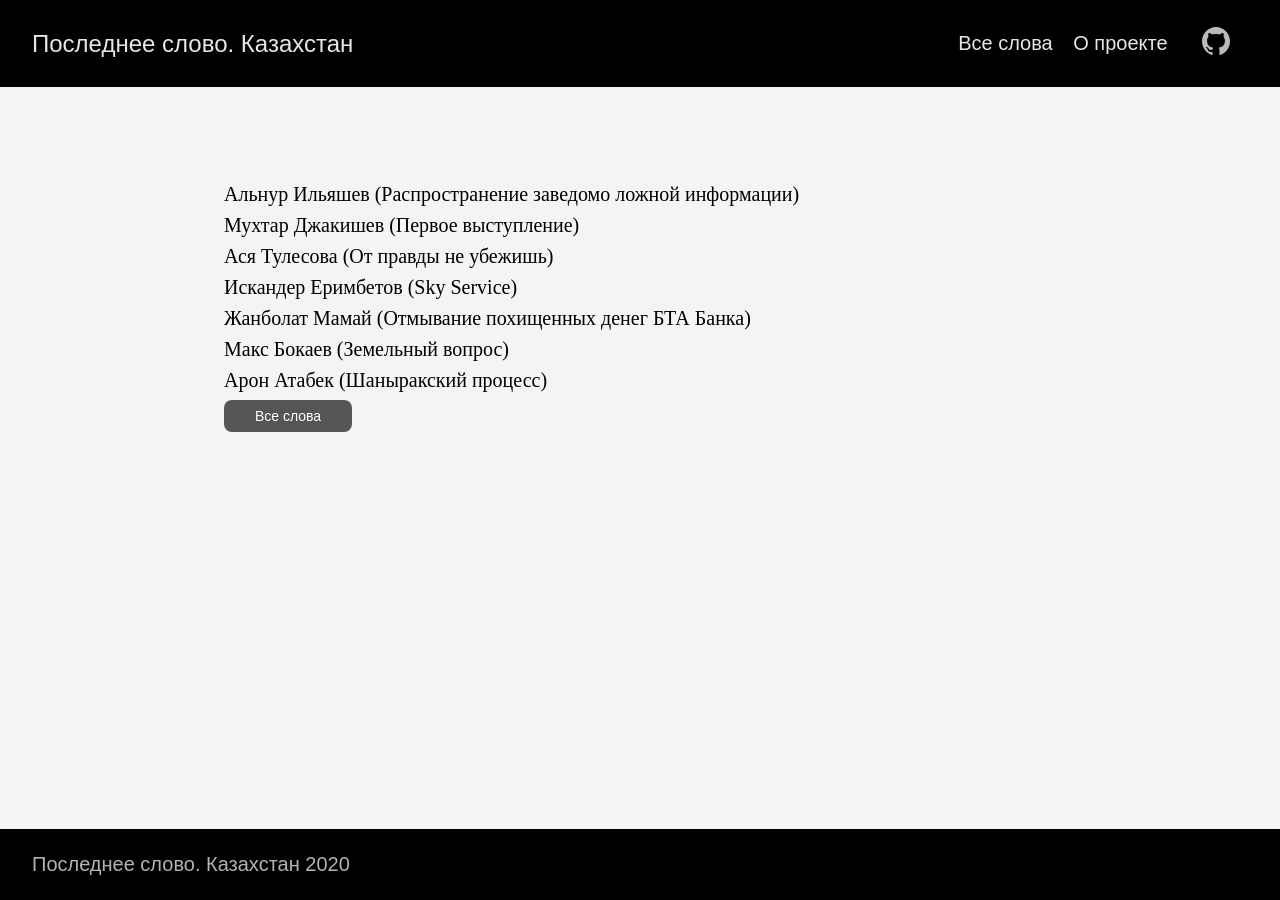
<file: index.html>
<!DOCTYPE html>
<html lang="ru-ru">
  <head>
    <meta charset="utf-8">
    <meta http-equiv="X-UA-Compatible" content="IE=edge,chrome=1">
    
    <title>Последнее слово. Казахстан </title>
    <meta name="viewport" content="width=device-width,minimum-scale=1">
    <meta name="generator" content="Hugo 0.60.1" />
    
    
      <META NAME="ROBOTS" CONTENT="NOINDEX, NOFOLLOW">
    

    
    
      <link href="/dist/css/app.d98f2eb6bcd1eaedb7edf166bd16af26.css" rel="stylesheet">
    

    
      <link rel="stylesheet" href="/css/sticky-footer.css">
    

    
      
<link rel="shortcut icon" href="/favicon.ico" type="image/x-icon" />

    

    
    
      <link href="/index.xml" rel="alternate" type="application/rss+xml" title="Последнее слово. Казахстан" />
      <link href="/index.xml" rel="feed" type="application/rss+xml" title="Последнее слово. Казахстан" />
      
    

    <meta property="og:title" content="Последнее слово. Казахстан" />
<meta property="og:description" content="" />
<meta property="og:type" content="website" />
<meta property="og:url" content="https://kazlastword.github.io/" />
<meta property="og:updated_time" content="2020-06-22T13:01:00+06:00" />
<meta itemprop="name" content="Последнее слово. Казахстан">
<meta itemprop="description" content=""><meta name="twitter:card" content="summary"/>
<meta name="twitter:title" content="Последнее слово. Казахстан"/>
<meta name="twitter:description" content=""/>

  </head>

  <body class="site-body ma0 avenir bg-near-white">

    

<header>
  <div class="bg-black">
  <nav class="pv3 ph3 ph4-ns" role="navigation">
  <div class="flex-l justify-between items-center center">
    <a href="https://kazlastword.github.io" class="f3 fw2 hover-white no-underline white-90 dib">
      Последнее слово. Казахстан
    </a>
    <div class="flex-l items-center">
      

      
        <ul class="pl0 mr3">
          
          <li class="list f5 f4-ns fw4 dib pr3">
            <a class="hover-white no-underline white-90" href="/posts/" title="Все слова page">
              Все слова
            </a>
          </li>
          
          <li class="list f5 f4-ns fw4 dib pr3">
            <a class="hover-white no-underline white-90" href="/about/" title="О проекте page">
              О проекте
            </a>
          </li>
          
        </ul>
      
      







<a href="https://github.com/kazlastword/kazlastword.github.io" target="_blank" class="link-transition github link dib z-999 pt3 pt0-l mr1" title="Github link" rel="noopener" aria-label="follow on Github——Opens in a new window">
  <svg  height="32px"  style="enable-background:new 0 0 512 512;" version="1.1" viewBox="0 0 512 512" width="32px" xml:space="preserve" xmlns="http://www.w3.org/2000/svg" xmlns:xlink="http://www.w3.org/1999/xlink" >
  <path d="M256,32C132.3,32,32,134.8,32,261.7c0,101.5,64.2,187.5,153.2,217.9c11.2,2.1,15.3-5,15.3-11.1   c0-5.5-0.2-19.9-0.3-39.1c-62.3,13.9-75.5-30.8-75.5-30.8c-10.2-26.5-24.9-33.6-24.9-33.6c-20.3-14.3,1.5-14,1.5-14   c22.5,1.6,34.3,23.7,34.3,23.7c20,35.1,52.4,25,65.2,19.1c2-14.8,7.8-25,14.2-30.7c-49.7-5.8-102-25.5-102-113.5   c0-25.1,8.7-45.6,23-61.6c-2.3-5.8-10-29.2,2.2-60.8c0,0,18.8-6.2,61.6,23.5c17.9-5.1,37-7.6,56.1-7.7c19,0.1,38.2,2.6,56.1,7.7   c42.8-29.7,61.5-23.5,61.5-23.5c12.2,31.6,4.5,55,2.2,60.8c14.3,16.1,23,36.6,23,61.6c0,88.2-52.4,107.6-102.3,113.3   c8,7.1,15.2,21.1,15.2,42.5c0,30.7-0.3,55.5-0.3,63c0,6.1,4,13.3,15.4,11C415.9,449.1,480,363.1,480,261.7   C480,134.8,379.7,32,256,32z"/>
</svg>

<span class="new-window"><svg  height="8px"  style="enable-background:new 0 0 1000 1000;" version="1.1" viewBox="0 0 1000 1000" width="8px" xml:space="preserve" xmlns="http://www.w3.org/2000/svg" xmlns:xlink="http://www.w3.org/1999/xlink" >
<path d="M598 128h298v298h-86v-152l-418 418-60-60 418-418h-152v-86zM810 810v-298h86v298c0 46-40 86-86 86h-596c-48 0-86-40-86-86v-596c0-46 38-86 86-86h298v86h-298v596h596z" style="fill-rule:evenodd;clip-rule:evenodd;fill:;"/>
</svg>
</span></a>






    </div>
  </div>
</nav>

  </div>
</header>


    <main class="site-content" role="main">
      
  <article class="cf ph3 ph5-l pv3 pv4-l f4 tc-l center measure-wide lh-copy mid-gray">
    
  </article>
  
  
  
  
  
  
  
    
    

    <div class="pa3 pa4-ns w-100 w-70-ns center">
      
       
            
        

      

      <section class="w-100 mw8">
        
        
          <div class="relative w-100  mb2">
            <div class="flex flex-column flex-row-ns">
    <h1 class="f4 fw1 athelas mt0 mb0">
        <a href="https://kazlastword.github.io/posts/alnur-iliyashev-22-06-2020/" class="color-inherit dim link">Альнур Ильяшев (Распространение заведомо ложной информации)</a>
    </h1>
</div>

          </div>
        
          <div class="relative w-100  mb2">
            <div class="flex flex-column flex-row-ns">
    <h1 class="f4 fw1 athelas mt0 mb0">
        <a href="https://kazlastword.github.io/posts/mukhtar-djakishev-24-07-2019/" class="color-inherit dim link">Мухтар Джакишев (Первое выступление)</a>
    </h1>
</div>

          </div>
        
          <div class="relative w-100  mb2">
            <div class="flex flex-column flex-row-ns">
    <h1 class="f4 fw1 athelas mt0 mb0">
        <a href="https://kazlastword.github.io/posts/asya-tulesova-21-07-2019/" class="color-inherit dim link">Ася Тулесова (От правды не убежишь)</a>
    </h1>
</div>

          </div>
        
          <div class="relative w-100  mb2">
            <div class="flex flex-column flex-row-ns">
    <h1 class="f4 fw1 athelas mt0 mb0">
        <a href="https://kazlastword.github.io/posts/iskander-yerimbetov-22-10-2018/" class="color-inherit dim link">Искандер Еримбетов (Sky Service)</a>
    </h1>
</div>

          </div>
        
          <div class="relative w-100  mb2">
            <div class="flex flex-column flex-row-ns">
    <h1 class="f4 fw1 athelas mt0 mb0">
        <a href="https://kazlastword.github.io/posts/zhanbolat-mamay-06-09-2017/" class="color-inherit dim link">Жанболат Мамай (Отмывание похищенных денег БТА Банка)</a>
    </h1>
</div>

          </div>
        
          <div class="relative w-100  mb2">
            <div class="flex flex-column flex-row-ns">
    <h1 class="f4 fw1 athelas mt0 mb0">
        <a href="https://kazlastword.github.io/posts/max-bokayev-24-07-2016/" class="color-inherit dim link">Макс Бокаев (Земельный вопрос)</a>
    </h1>
</div>

          </div>
        
          <div class="relative w-100  mb2">
            <div class="flex flex-column flex-row-ns">
    <h1 class="f4 fw1 athelas mt0 mb0">
        <a href="https://kazlastword.github.io/posts/aron-atabek-10-09-2007/" class="color-inherit dim link">Арон Атабек (Шаныракский процесс)</a>
    </h1>
</div>

          </div>
        
      </section>

        
          <a href="https://kazlastword.github.io/posts/" class="link db f6 pa2 br3 bg-mid-gray white dim w4 tc">Все слова</a>
        

      </div>
  

    </main>
    
<footer class="bg-black bottom-0 w-100 pa3 sticky-footer" role="contentinfo">
  <div class="flex justify-between">
  <a class="f4 fw4 hover-white no-underline white-70 dn dib-ns pv2 ph3" href="https://kazlastword.github.io" >
    Последнее слово. Казахстан 2020
  </a>
  </div>
</footer>

    

  <script src="/dist/js/app.3fc0f988d21662902933.js"></script>



  </body>
</html>
</file>
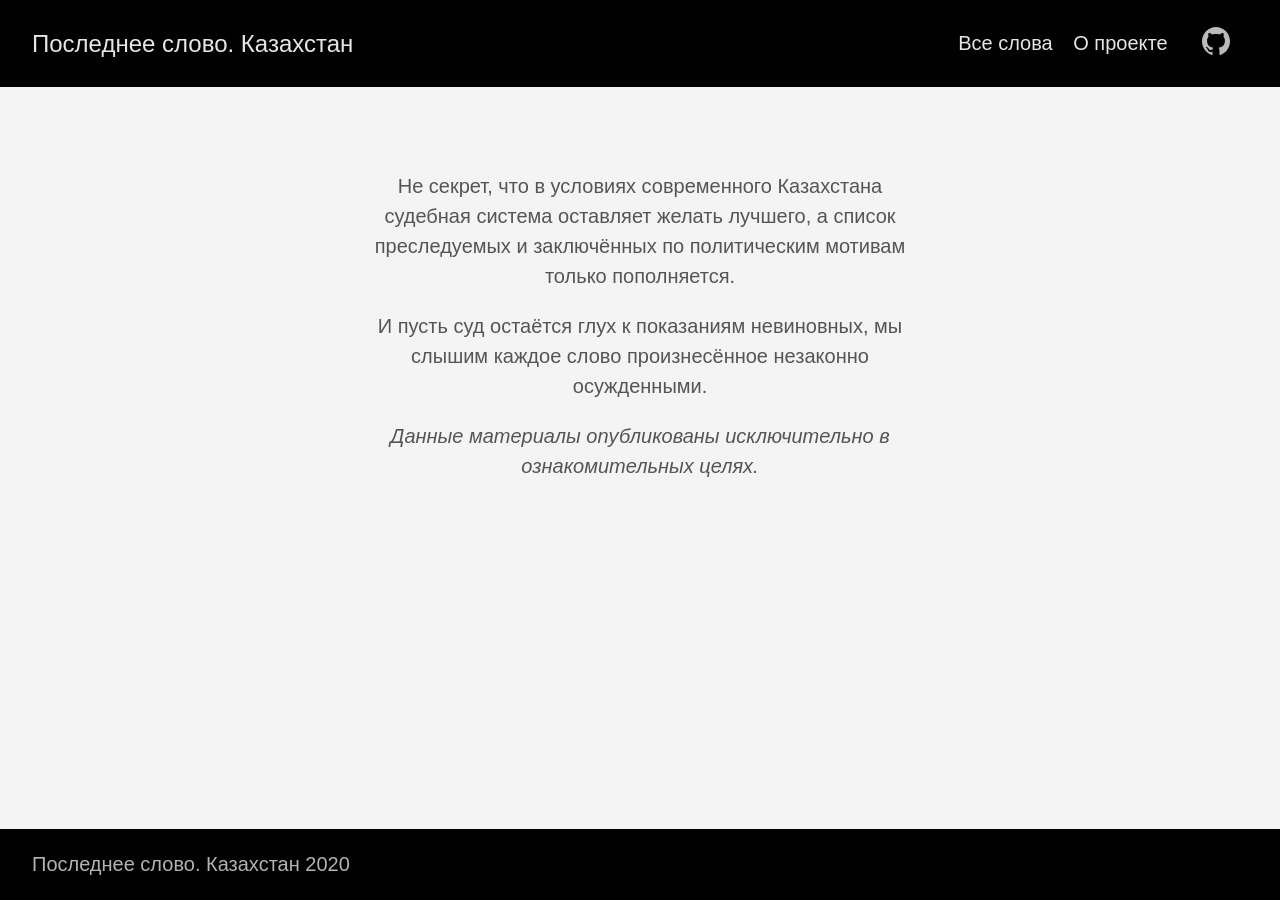
<file: about/index.html>
<!DOCTYPE html>
<html lang="ru-ru">
  <head>
    <meta charset="utf-8">
    <meta http-equiv="X-UA-Compatible" content="IE=edge,chrome=1">
    
    <title>Последнее слово. Казахстан  | О проекте</title>
    <meta name="viewport" content="width=device-width,minimum-scale=1">
    <meta name="generator" content="Hugo 0.60.1" />
    
    
      <META NAME="ROBOTS" CONTENT="NOINDEX, NOFOLLOW">
    

    
    
      <link href="/dist/css/app.d98f2eb6bcd1eaedb7edf166bd16af26.css" rel="stylesheet">
    

    
      <link rel="stylesheet" href="/css/sticky-footer.css">
    

    
      
<link rel="shortcut icon" href="/favicon.ico" type="image/x-icon" />

    

    
    
      <link href="/about/index.xml" rel="alternate" type="application/rss+xml" title="Последнее слово. Казахстан" />
      <link href="/about/index.xml" rel="feed" type="application/rss+xml" title="Последнее слово. Казахстан" />
      
    

    <meta property="og:title" content="О проекте" />
<meta property="og:description" content="" />
<meta property="og:type" content="website" />
<meta property="og:url" content="https://kazlastword.github.io/about/" />

<meta itemprop="name" content="О проекте">
<meta itemprop="description" content=""><meta name="twitter:card" content="summary"/>
<meta name="twitter:title" content="О проекте"/>
<meta name="twitter:description" content=""/>

  </head>

  <body class="site-body ma0 avenir bg-near-white">

    

<header>
  <div class="bg-black">
  <nav class="pv3 ph3 ph4-ns" role="navigation">
  <div class="flex-l justify-between items-center center">
    <a href="https://kazlastword.github.io" class="f3 fw2 hover-white no-underline white-90 dib">
      Последнее слово. Казахстан
    </a>
    <div class="flex-l items-center">
      

      
        <ul class="pl0 mr3">
          
          <li class="list f5 f4-ns fw4 dib pr3">
            <a class="hover-white no-underline white-90" href="/posts/" title="Все слова page">
              Все слова
            </a>
          </li>
          
          <li class="list f5 f4-ns fw4 dib pr3">
            <a class="hover-white no-underline white-90" href="/about/" title="О проекте page">
              О проекте
            </a>
          </li>
          
        </ul>
      
      







<a href="https://github.com/kazlastword/kazlastword.github.io" target="_blank" class="link-transition github link dib z-999 pt3 pt0-l mr1" title="Github link" rel="noopener" aria-label="follow on Github——Opens in a new window">
  <svg  height="32px"  style="enable-background:new 0 0 512 512;" version="1.1" viewBox="0 0 512 512" width="32px" xml:space="preserve" xmlns="http://www.w3.org/2000/svg" xmlns:xlink="http://www.w3.org/1999/xlink" >
  <path d="M256,32C132.3,32,32,134.8,32,261.7c0,101.5,64.2,187.5,153.2,217.9c11.2,2.1,15.3-5,15.3-11.1   c0-5.5-0.2-19.9-0.3-39.1c-62.3,13.9-75.5-30.8-75.5-30.8c-10.2-26.5-24.9-33.6-24.9-33.6c-20.3-14.3,1.5-14,1.5-14   c22.5,1.6,34.3,23.7,34.3,23.7c20,35.1,52.4,25,65.2,19.1c2-14.8,7.8-25,14.2-30.7c-49.7-5.8-102-25.5-102-113.5   c0-25.1,8.7-45.6,23-61.6c-2.3-5.8-10-29.2,2.2-60.8c0,0,18.8-6.2,61.6,23.5c17.9-5.1,37-7.6,56.1-7.7c19,0.1,38.2,2.6,56.1,7.7   c42.8-29.7,61.5-23.5,61.5-23.5c12.2,31.6,4.5,55,2.2,60.8c14.3,16.1,23,36.6,23,61.6c0,88.2-52.4,107.6-102.3,113.3   c8,7.1,15.2,21.1,15.2,42.5c0,30.7-0.3,55.5-0.3,63c0,6.1,4,13.3,15.4,11C415.9,449.1,480,363.1,480,261.7   C480,134.8,379.7,32,256,32z"/>
</svg>

<span class="new-window"><svg  height="8px"  style="enable-background:new 0 0 1000 1000;" version="1.1" viewBox="0 0 1000 1000" width="8px" xml:space="preserve" xmlns="http://www.w3.org/2000/svg" xmlns:xlink="http://www.w3.org/1999/xlink" >
<path d="M598 128h298v298h-86v-152l-418 418-60-60 418-418h-152v-86zM810 810v-298h86v298c0 46-40 86-86 86h-596c-48 0-86-40-86-86v-596c0-46 38-86 86-86h298v86h-298v596h596z" style="fill-rule:evenodd;clip-rule:evenodd;fill:;"/>
</svg>
</span></a>






    </div>
  </div>
</nav>

  </div>
</header>


    <main class="site-content" role="main">
      
<article class="pa3 pa4-ns nested-copy-line-height nested-img">
    <section class="cf ph3 ph5-l pv3 pv4-l f4 tc-l center measure-wide lh-copy mid-gray"><p>Не секрет, что в условиях современного Казахстана судебная система оставляет желать лучшего, а список преследуемых и заключённых по политическим мотивам только пополняется.</p>
<p>И пусть суд остаётся глух к показаниям невиновных, мы слышим каждое слово произнесённое незаконно осужденными.</p>
<p><em>Данные материалы опубликованы исключительно в ознакомительных целях.</em></p>
</section>
    <div class="w-100 w-70-ns center">
        <section class="w-100 mw8">
            
        </section>

</div>
</article>

    </main>
    
<footer class="bg-black bottom-0 w-100 pa3 sticky-footer" role="contentinfo">
  <div class="flex justify-between">
  <a class="f4 fw4 hover-white no-underline white-70 dn dib-ns pv2 ph3" href="https://kazlastword.github.io" >
    Последнее слово. Казахстан 2020
  </a>
  </div>
</footer>

    

  <script src="/dist/js/app.3fc0f988d21662902933.js"></script>



  </body>
</html>
</file>
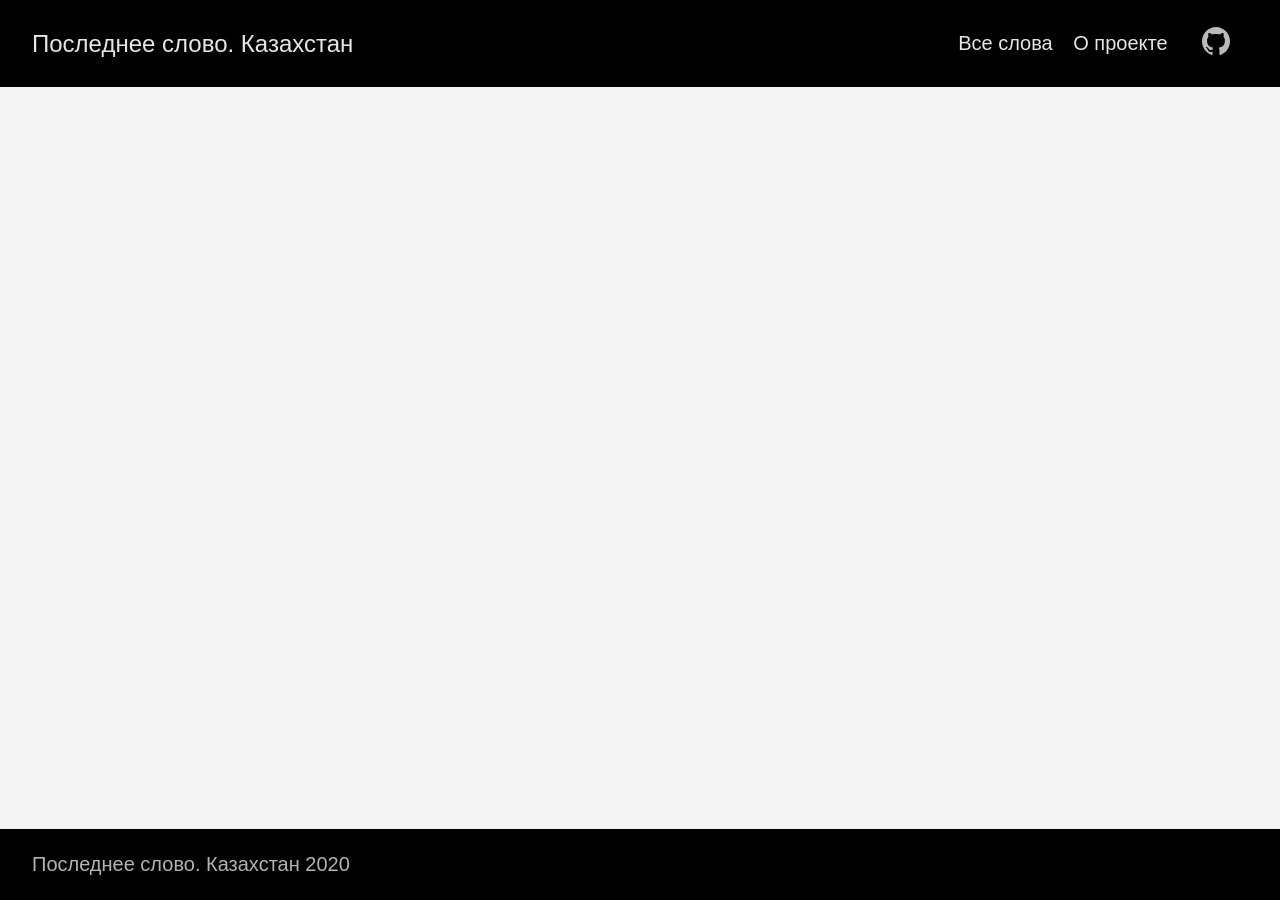
<file: categories/index.html>
<!DOCTYPE html>
<html lang="ru-ru">
  <head>
    <meta charset="utf-8">
    <meta http-equiv="X-UA-Compatible" content="IE=edge,chrome=1">
    
    <title>Последнее слово. Казахстан </title>
    <meta name="viewport" content="width=device-width,minimum-scale=1">
    <meta name="generator" content="Hugo 0.60.1" />
    
    
      <META NAME="ROBOTS" CONTENT="NOINDEX, NOFOLLOW">
    

    
    
      <link href="/dist/css/app.d98f2eb6bcd1eaedb7edf166bd16af26.css" rel="stylesheet">
    

    
      <link rel="stylesheet" href="/css/sticky-footer.css">
    

    
      
<link rel="shortcut icon" href="/favicon.ico" type="image/x-icon" />

    

    
    
      <link href="/categories/index.xml" rel="alternate" type="application/rss+xml" title="Последнее слово. Казахстан" />
      <link href="/categories/index.xml" rel="feed" type="application/rss+xml" title="Последнее слово. Казахстан" />
      
    

    <meta property="og:title" content="Categories" />
<meta property="og:description" content="" />
<meta property="og:type" content="website" />
<meta property="og:url" content="https://kazlastword.github.io/categories/" />

<meta itemprop="name" content="Categories">
<meta itemprop="description" content=""><meta name="twitter:card" content="summary"/>
<meta name="twitter:title" content="Categories"/>
<meta name="twitter:description" content=""/>

  </head>

  <body class="site-body ma0 avenir bg-near-white">

    

<header>
  <div class="bg-black">
  <nav class="pv3 ph3 ph4-ns" role="navigation">
  <div class="flex-l justify-between items-center center">
    <a href="https://kazlastword.github.io" class="f3 fw2 hover-white no-underline white-90 dib">
      Последнее слово. Казахстан
    </a>
    <div class="flex-l items-center">
      

      
        <ul class="pl0 mr3">
          
          <li class="list f5 f4-ns fw4 dib pr3">
            <a class="hover-white no-underline white-90" href="/posts/" title="Все слова page">
              Все слова
            </a>
          </li>
          
          <li class="list f5 f4-ns fw4 dib pr3">
            <a class="hover-white no-underline white-90" href="/about/" title="О проекте page">
              О проекте
            </a>
          </li>
          
        </ul>
      
      







<a href="https://github.com/kazlastword/kazlastword.github.io" target="_blank" class="link-transition github link dib z-999 pt3 pt0-l mr1" title="Github link" rel="noopener" aria-label="follow on Github——Opens in a new window">
  <svg  height="32px"  style="enable-background:new 0 0 512 512;" version="1.1" viewBox="0 0 512 512" width="32px" xml:space="preserve" xmlns="http://www.w3.org/2000/svg" xmlns:xlink="http://www.w3.org/1999/xlink" >
  <path d="M256,32C132.3,32,32,134.8,32,261.7c0,101.5,64.2,187.5,153.2,217.9c11.2,2.1,15.3-5,15.3-11.1   c0-5.5-0.2-19.9-0.3-39.1c-62.3,13.9-75.5-30.8-75.5-30.8c-10.2-26.5-24.9-33.6-24.9-33.6c-20.3-14.3,1.5-14,1.5-14   c22.5,1.6,34.3,23.7,34.3,23.7c20,35.1,52.4,25,65.2,19.1c2-14.8,7.8-25,14.2-30.7c-49.7-5.8-102-25.5-102-113.5   c0-25.1,8.7-45.6,23-61.6c-2.3-5.8-10-29.2,2.2-60.8c0,0,18.8-6.2,61.6,23.5c17.9-5.1,37-7.6,56.1-7.7c19,0.1,38.2,2.6,56.1,7.7   c42.8-29.7,61.5-23.5,61.5-23.5c12.2,31.6,4.5,55,2.2,60.8c14.3,16.1,23,36.6,23,61.6c0,88.2-52.4,107.6-102.3,113.3   c8,7.1,15.2,21.1,15.2,42.5c0,30.7-0.3,55.5-0.3,63c0,6.1,4,13.3,15.4,11C415.9,449.1,480,363.1,480,261.7   C480,134.8,379.7,32,256,32z"/>
</svg>

<span class="new-window"><svg  height="8px"  style="enable-background:new 0 0 1000 1000;" version="1.1" viewBox="0 0 1000 1000" width="8px" xml:space="preserve" xmlns="http://www.w3.org/2000/svg" xmlns:xlink="http://www.w3.org/1999/xlink" >
<path d="M598 128h298v298h-86v-152l-418 418-60-60 418-418h-152v-86zM810 810v-298h86v298c0 46-40 86-86 86h-596c-48 0-86-40-86-86v-596c0-46 38-86 86-86h298v86h-298v596h596z" style="fill-rule:evenodd;clip-rule:evenodd;fill:;"/>
</svg>
</span></a>






    </div>
  </div>
</nav>

  </div>
</header>


    <main class="site-content" role="main">
      
    
  <article class="cf pa3 pa4-m pa4-l">
    <div class="measure-wide-l center f4 lh-copy nested-copy-line-height nested-links nested-img mid-gray">
      
    </div>
  </article>
  <div class="mw8 center">
    <section class="ph4">
      
    </section>
  </div>

    </main>
    
<footer class="bg-black bottom-0 w-100 pa3 sticky-footer" role="contentinfo">
  <div class="flex justify-between">
  <a class="f4 fw4 hover-white no-underline white-70 dn dib-ns pv2 ph3" href="https://kazlastword.github.io" >
    Последнее слово. Казахстан 2020
  </a>
  </div>
</footer>

    

  <script src="/dist/js/app.3fc0f988d21662902933.js"></script>



  </body>
</html>
</file>
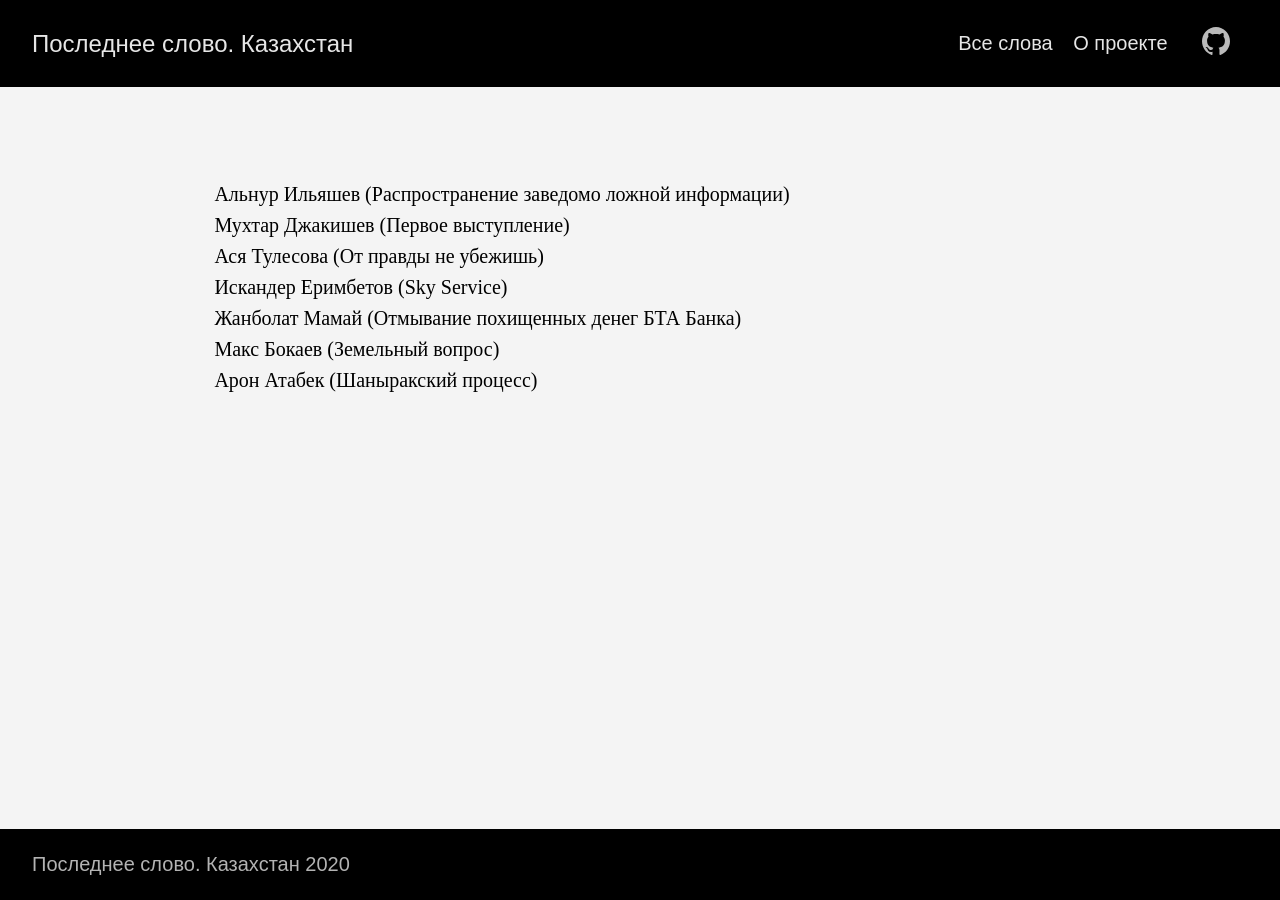
<file: posts/index.html>
<!DOCTYPE html>
<html lang="ru-ru">
  <head>
    <meta charset="utf-8">
    <meta http-equiv="X-UA-Compatible" content="IE=edge,chrome=1">
    
    <title>Последнее слово. Казахстан  | Все слова</title>
    <meta name="viewport" content="width=device-width,minimum-scale=1">
    <meta name="generator" content="Hugo 0.60.1" />
    
    
      <META NAME="ROBOTS" CONTENT="NOINDEX, NOFOLLOW">
    

    
    
      <link href="/dist/css/app.d98f2eb6bcd1eaedb7edf166bd16af26.css" rel="stylesheet">
    

    
      <link rel="stylesheet" href="/css/sticky-footer.css">
    

    
      
<link rel="shortcut icon" href="/favicon.ico" type="image/x-icon" />

    

    
    
      <link href="/posts/index.xml" rel="alternate" type="application/rss+xml" title="Последнее слово. Казахстан" />
      <link href="/posts/index.xml" rel="feed" type="application/rss+xml" title="Последнее слово. Казахстан" />
      
    

    <meta property="og:title" content="Все слова" />
<meta property="og:description" content="" />
<meta property="og:type" content="website" />
<meta property="og:url" content="https://kazlastword.github.io/posts/" />
<meta property="og:updated_time" content="2020-06-22T13:01:00+06:00" />
<meta itemprop="name" content="Все слова">
<meta itemprop="description" content=""><meta name="twitter:card" content="summary"/>
<meta name="twitter:title" content="Все слова"/>
<meta name="twitter:description" content=""/>

  </head>

  <body class="site-body ma0 avenir bg-near-white">

    

<header>
  <div class="bg-black">
  <nav class="pv3 ph3 ph4-ns" role="navigation">
  <div class="flex-l justify-between items-center center">
    <a href="https://kazlastword.github.io" class="f3 fw2 hover-white no-underline white-90 dib">
      Последнее слово. Казахстан
    </a>
    <div class="flex-l items-center">
      

      
        <ul class="pl0 mr3">
          
          <li class="list f5 f4-ns fw4 dib pr3">
            <a class="hover-white no-underline white-90" href="/posts/" title="Все слова page">
              Все слова
            </a>
          </li>
          
          <li class="list f5 f4-ns fw4 dib pr3">
            <a class="hover-white no-underline white-90" href="/about/" title="О проекте page">
              О проекте
            </a>
          </li>
          
        </ul>
      
      







<a href="https://github.com/kazlastword/kazlastword.github.io" target="_blank" class="link-transition github link dib z-999 pt3 pt0-l mr1" title="Github link" rel="noopener" aria-label="follow on Github——Opens in a new window">
  <svg  height="32px"  style="enable-background:new 0 0 512 512;" version="1.1" viewBox="0 0 512 512" width="32px" xml:space="preserve" xmlns="http://www.w3.org/2000/svg" xmlns:xlink="http://www.w3.org/1999/xlink" >
  <path d="M256,32C132.3,32,32,134.8,32,261.7c0,101.5,64.2,187.5,153.2,217.9c11.2,2.1,15.3-5,15.3-11.1   c0-5.5-0.2-19.9-0.3-39.1c-62.3,13.9-75.5-30.8-75.5-30.8c-10.2-26.5-24.9-33.6-24.9-33.6c-20.3-14.3,1.5-14,1.5-14   c22.5,1.6,34.3,23.7,34.3,23.7c20,35.1,52.4,25,65.2,19.1c2-14.8,7.8-25,14.2-30.7c-49.7-5.8-102-25.5-102-113.5   c0-25.1,8.7-45.6,23-61.6c-2.3-5.8-10-29.2,2.2-60.8c0,0,18.8-6.2,61.6,23.5c17.9-5.1,37-7.6,56.1-7.7c19,0.1,38.2,2.6,56.1,7.7   c42.8-29.7,61.5-23.5,61.5-23.5c12.2,31.6,4.5,55,2.2,60.8c14.3,16.1,23,36.6,23,61.6c0,88.2-52.4,107.6-102.3,113.3   c8,7.1,15.2,21.1,15.2,42.5c0,30.7-0.3,55.5-0.3,63c0,6.1,4,13.3,15.4,11C415.9,449.1,480,363.1,480,261.7   C480,134.8,379.7,32,256,32z"/>
</svg>

<span class="new-window"><svg  height="8px"  style="enable-background:new 0 0 1000 1000;" version="1.1" viewBox="0 0 1000 1000" width="8px" xml:space="preserve" xmlns="http://www.w3.org/2000/svg" xmlns:xlink="http://www.w3.org/1999/xlink" >
<path d="M598 128h298v298h-86v-152l-418 418-60-60 418-418h-152v-86zM810 810v-298h86v298c0 46-40 86-86 86h-596c-48 0-86-40-86-86v-596c0-46 38-86 86-86h298v86h-298v596h596z" style="fill-rule:evenodd;clip-rule:evenodd;fill:;"/>
</svg>
</span></a>






    </div>
  </div>
</nav>

  </div>
</header>


    <main class="site-content" role="main">
      
<article class="pa3 pa4-ns nested-copy-line-height nested-img">
    <section class="cf ph3 ph5-l pv3 pv4-l f4 tc-l center measure-wide lh-copy mid-gray"></section>
    <div class="w-100 w-70-ns center">
        <section class="w-100 mw8">
            
            <div class="relative w-100 mb2"><div class="flex flex-column flex-row-ns">
    <h1 class="f4 fw1 athelas mt0 mb0">
        <a href="https://kazlastword.github.io/posts/alnur-iliyashev-22-06-2020/" class="color-inherit dim link">Альнур Ильяшев (Распространение заведомо ложной информации)</a>
    </h1>
</div>
</div>
            
            <div class="relative w-100 mb2"><div class="flex flex-column flex-row-ns">
    <h1 class="f4 fw1 athelas mt0 mb0">
        <a href="https://kazlastword.github.io/posts/mukhtar-djakishev-24-07-2019/" class="color-inherit dim link">Мухтар Джакишев (Первое выступление)</a>
    </h1>
</div>
</div>
            
            <div class="relative w-100 mb2"><div class="flex flex-column flex-row-ns">
    <h1 class="f4 fw1 athelas mt0 mb0">
        <a href="https://kazlastword.github.io/posts/asya-tulesova-21-07-2019/" class="color-inherit dim link">Ася Тулесова (От правды не убежишь)</a>
    </h1>
</div>
</div>
            
            <div class="relative w-100 mb2"><div class="flex flex-column flex-row-ns">
    <h1 class="f4 fw1 athelas mt0 mb0">
        <a href="https://kazlastword.github.io/posts/iskander-yerimbetov-22-10-2018/" class="color-inherit dim link">Искандер Еримбетов (Sky Service)</a>
    </h1>
</div>
</div>
            
            <div class="relative w-100 mb2"><div class="flex flex-column flex-row-ns">
    <h1 class="f4 fw1 athelas mt0 mb0">
        <a href="https://kazlastword.github.io/posts/zhanbolat-mamay-06-09-2017/" class="color-inherit dim link">Жанболат Мамай (Отмывание похищенных денег БТА Банка)</a>
    </h1>
</div>
</div>
            
            <div class="relative w-100 mb2"><div class="flex flex-column flex-row-ns">
    <h1 class="f4 fw1 athelas mt0 mb0">
        <a href="https://kazlastword.github.io/posts/max-bokayev-24-07-2016/" class="color-inherit dim link">Макс Бокаев (Земельный вопрос)</a>
    </h1>
</div>
</div>
            
            <div class="relative w-100 mb2"><div class="flex flex-column flex-row-ns">
    <h1 class="f4 fw1 athelas mt0 mb0">
        <a href="https://kazlastword.github.io/posts/aron-atabek-10-09-2007/" class="color-inherit dim link">Арон Атабек (Шаныракский процесс)</a>
    </h1>
</div>
</div>
            
        </section>

</div>
</article>

    </main>
    
<footer class="bg-black bottom-0 w-100 pa3 sticky-footer" role="contentinfo">
  <div class="flex justify-between">
  <a class="f4 fw4 hover-white no-underline white-70 dn dib-ns pv2 ph3" href="https://kazlastword.github.io" >
    Последнее слово. Казахстан 2020
  </a>
  </div>
</footer>

    

  <script src="/dist/js/app.3fc0f988d21662902933.js"></script>



  </body>
</html>
</file>
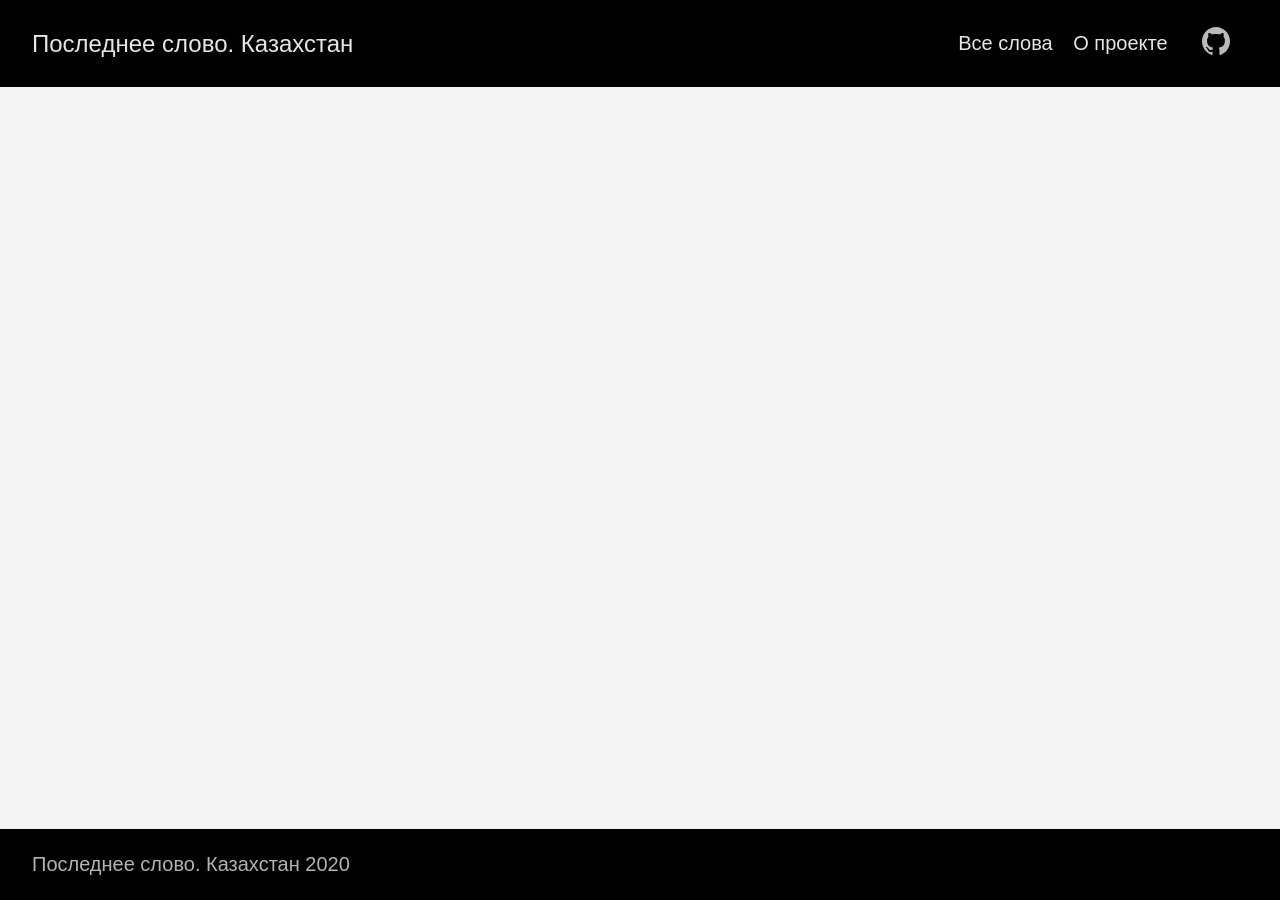
<file: tags/index.html>
<!DOCTYPE html>
<html lang="ru-ru">
  <head>
    <meta charset="utf-8">
    <meta http-equiv="X-UA-Compatible" content="IE=edge,chrome=1">
    
    <title>Последнее слово. Казахстан </title>
    <meta name="viewport" content="width=device-width,minimum-scale=1">
    <meta name="generator" content="Hugo 0.60.1" />
    
    
      <META NAME="ROBOTS" CONTENT="NOINDEX, NOFOLLOW">
    

    
    
      <link href="/dist/css/app.d98f2eb6bcd1eaedb7edf166bd16af26.css" rel="stylesheet">
    

    
      <link rel="stylesheet" href="/css/sticky-footer.css">
    

    
      
<link rel="shortcut icon" href="/favicon.ico" type="image/x-icon" />

    

    
    
      <link href="/tags/index.xml" rel="alternate" type="application/rss+xml" title="Последнее слово. Казахстан" />
      <link href="/tags/index.xml" rel="feed" type="application/rss+xml" title="Последнее слово. Казахстан" />
      
    

    <meta property="og:title" content="Tags" />
<meta property="og:description" content="" />
<meta property="og:type" content="website" />
<meta property="og:url" content="https://kazlastword.github.io/tags/" />

<meta itemprop="name" content="Tags">
<meta itemprop="description" content=""><meta name="twitter:card" content="summary"/>
<meta name="twitter:title" content="Tags"/>
<meta name="twitter:description" content=""/>

  </head>

  <body class="site-body ma0 avenir bg-near-white">

    

<header>
  <div class="bg-black">
  <nav class="pv3 ph3 ph4-ns" role="navigation">
  <div class="flex-l justify-between items-center center">
    <a href="https://kazlastword.github.io" class="f3 fw2 hover-white no-underline white-90 dib">
      Последнее слово. Казахстан
    </a>
    <div class="flex-l items-center">
      

      
        <ul class="pl0 mr3">
          
          <li class="list f5 f4-ns fw4 dib pr3">
            <a class="hover-white no-underline white-90" href="/posts/" title="Все слова page">
              Все слова
            </a>
          </li>
          
          <li class="list f5 f4-ns fw4 dib pr3">
            <a class="hover-white no-underline white-90" href="/about/" title="О проекте page">
              О проекте
            </a>
          </li>
          
        </ul>
      
      







<a href="https://github.com/kazlastword/kazlastword.github.io" target="_blank" class="link-transition github link dib z-999 pt3 pt0-l mr1" title="Github link" rel="noopener" aria-label="follow on Github——Opens in a new window">
  <svg  height="32px"  style="enable-background:new 0 0 512 512;" version="1.1" viewBox="0 0 512 512" width="32px" xml:space="preserve" xmlns="http://www.w3.org/2000/svg" xmlns:xlink="http://www.w3.org/1999/xlink" >
  <path d="M256,32C132.3,32,32,134.8,32,261.7c0,101.5,64.2,187.5,153.2,217.9c11.2,2.1,15.3-5,15.3-11.1   c0-5.5-0.2-19.9-0.3-39.1c-62.3,13.9-75.5-30.8-75.5-30.8c-10.2-26.5-24.9-33.6-24.9-33.6c-20.3-14.3,1.5-14,1.5-14   c22.5,1.6,34.3,23.7,34.3,23.7c20,35.1,52.4,25,65.2,19.1c2-14.8,7.8-25,14.2-30.7c-49.7-5.8-102-25.5-102-113.5   c0-25.1,8.7-45.6,23-61.6c-2.3-5.8-10-29.2,2.2-60.8c0,0,18.8-6.2,61.6,23.5c17.9-5.1,37-7.6,56.1-7.7c19,0.1,38.2,2.6,56.1,7.7   c42.8-29.7,61.5-23.5,61.5-23.5c12.2,31.6,4.5,55,2.2,60.8c14.3,16.1,23,36.6,23,61.6c0,88.2-52.4,107.6-102.3,113.3   c8,7.1,15.2,21.1,15.2,42.5c0,30.7-0.3,55.5-0.3,63c0,6.1,4,13.3,15.4,11C415.9,449.1,480,363.1,480,261.7   C480,134.8,379.7,32,256,32z"/>
</svg>

<span class="new-window"><svg  height="8px"  style="enable-background:new 0 0 1000 1000;" version="1.1" viewBox="0 0 1000 1000" width="8px" xml:space="preserve" xmlns="http://www.w3.org/2000/svg" xmlns:xlink="http://www.w3.org/1999/xlink" >
<path d="M598 128h298v298h-86v-152l-418 418-60-60 418-418h-152v-86zM810 810v-298h86v298c0 46-40 86-86 86h-596c-48 0-86-40-86-86v-596c0-46 38-86 86-86h298v86h-298v596h596z" style="fill-rule:evenodd;clip-rule:evenodd;fill:;"/>
</svg>
</span></a>






    </div>
  </div>
</nav>

  </div>
</header>


    <main class="site-content" role="main">
      
    
  <article class="cf pa3 pa4-m pa4-l">
    <div class="measure-wide-l center f4 lh-copy nested-copy-line-height nested-links nested-img mid-gray">
      
    </div>
  </article>
  <div class="mw8 center">
    <section class="ph4">
      
    </section>
  </div>

    </main>
    
<footer class="bg-black bottom-0 w-100 pa3 sticky-footer" role="contentinfo">
  <div class="flex justify-between">
  <a class="f4 fw4 hover-white no-underline white-70 dn dib-ns pv2 ph3" href="https://kazlastword.github.io" >
    Последнее слово. Казахстан 2020
  </a>
  </div>
</footer>

    

  <script src="/dist/js/app.3fc0f988d21662902933.js"></script>



  </body>
</html>
</file>
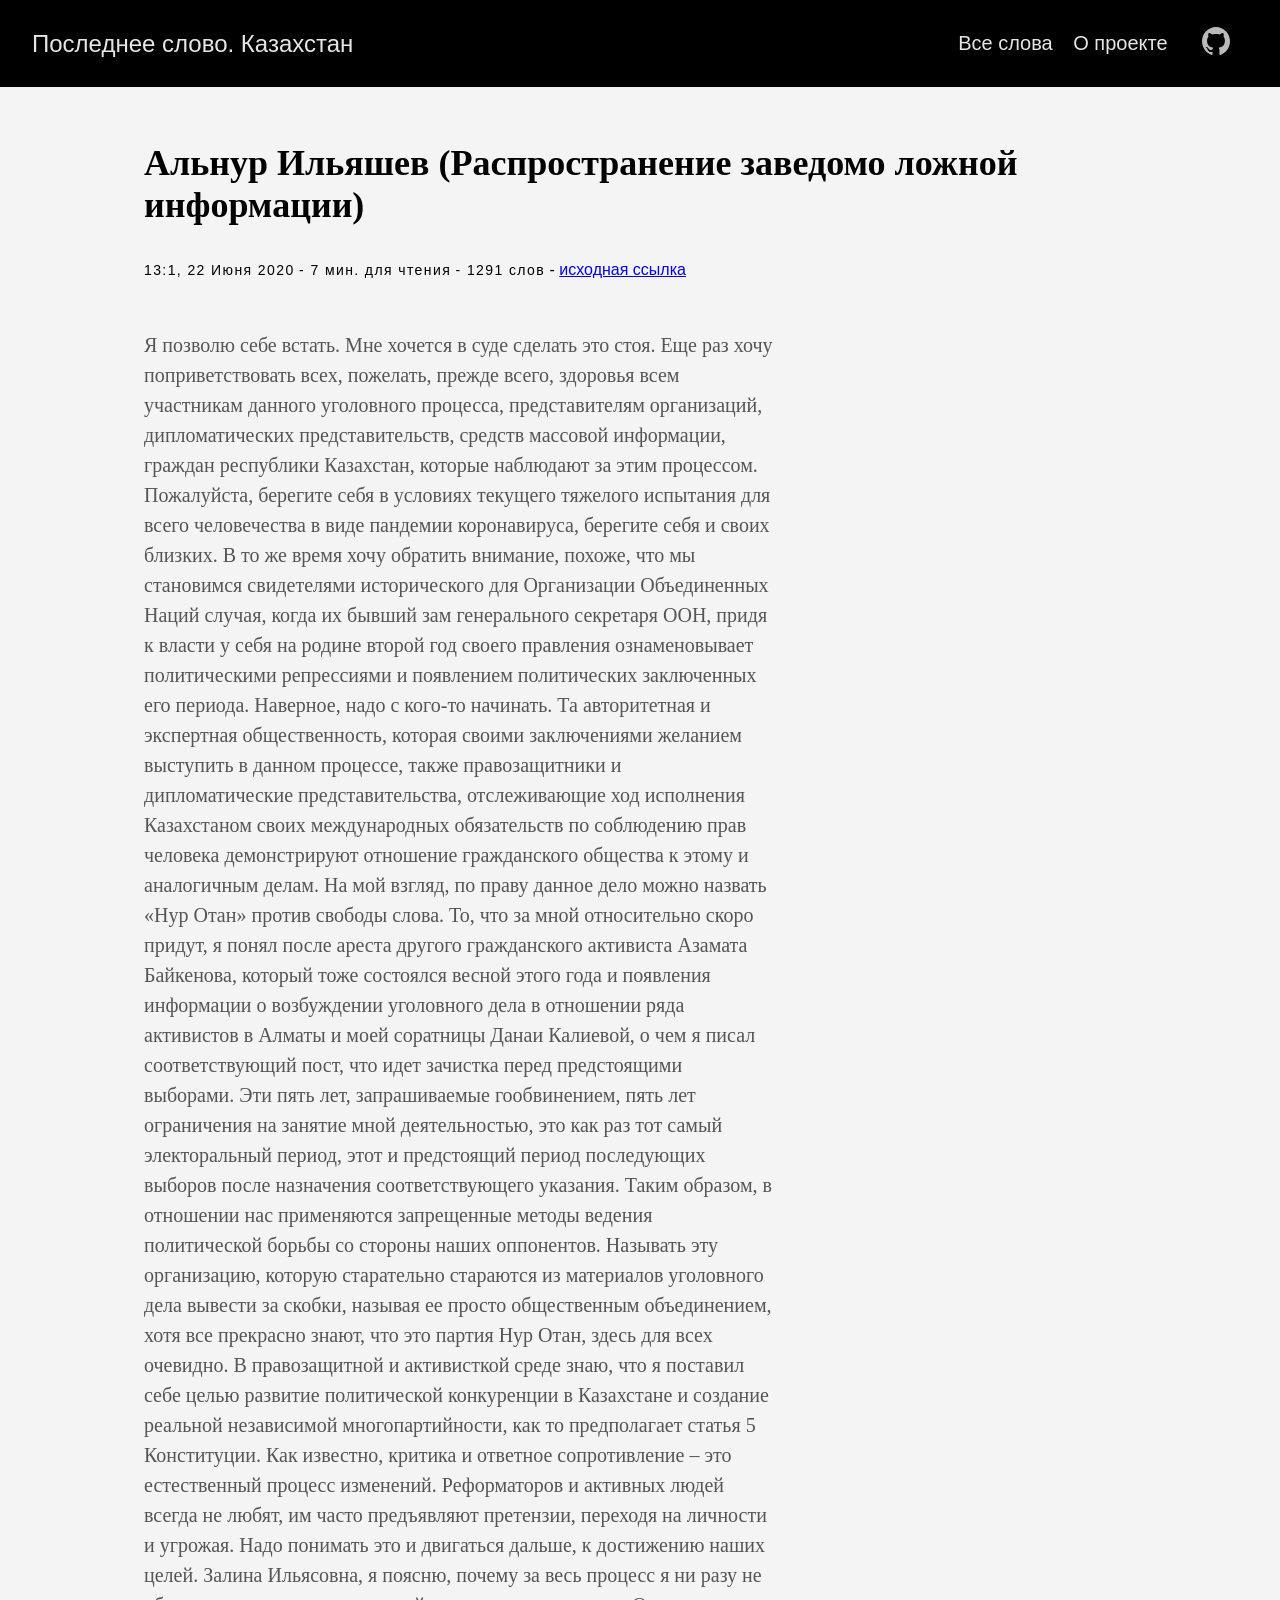
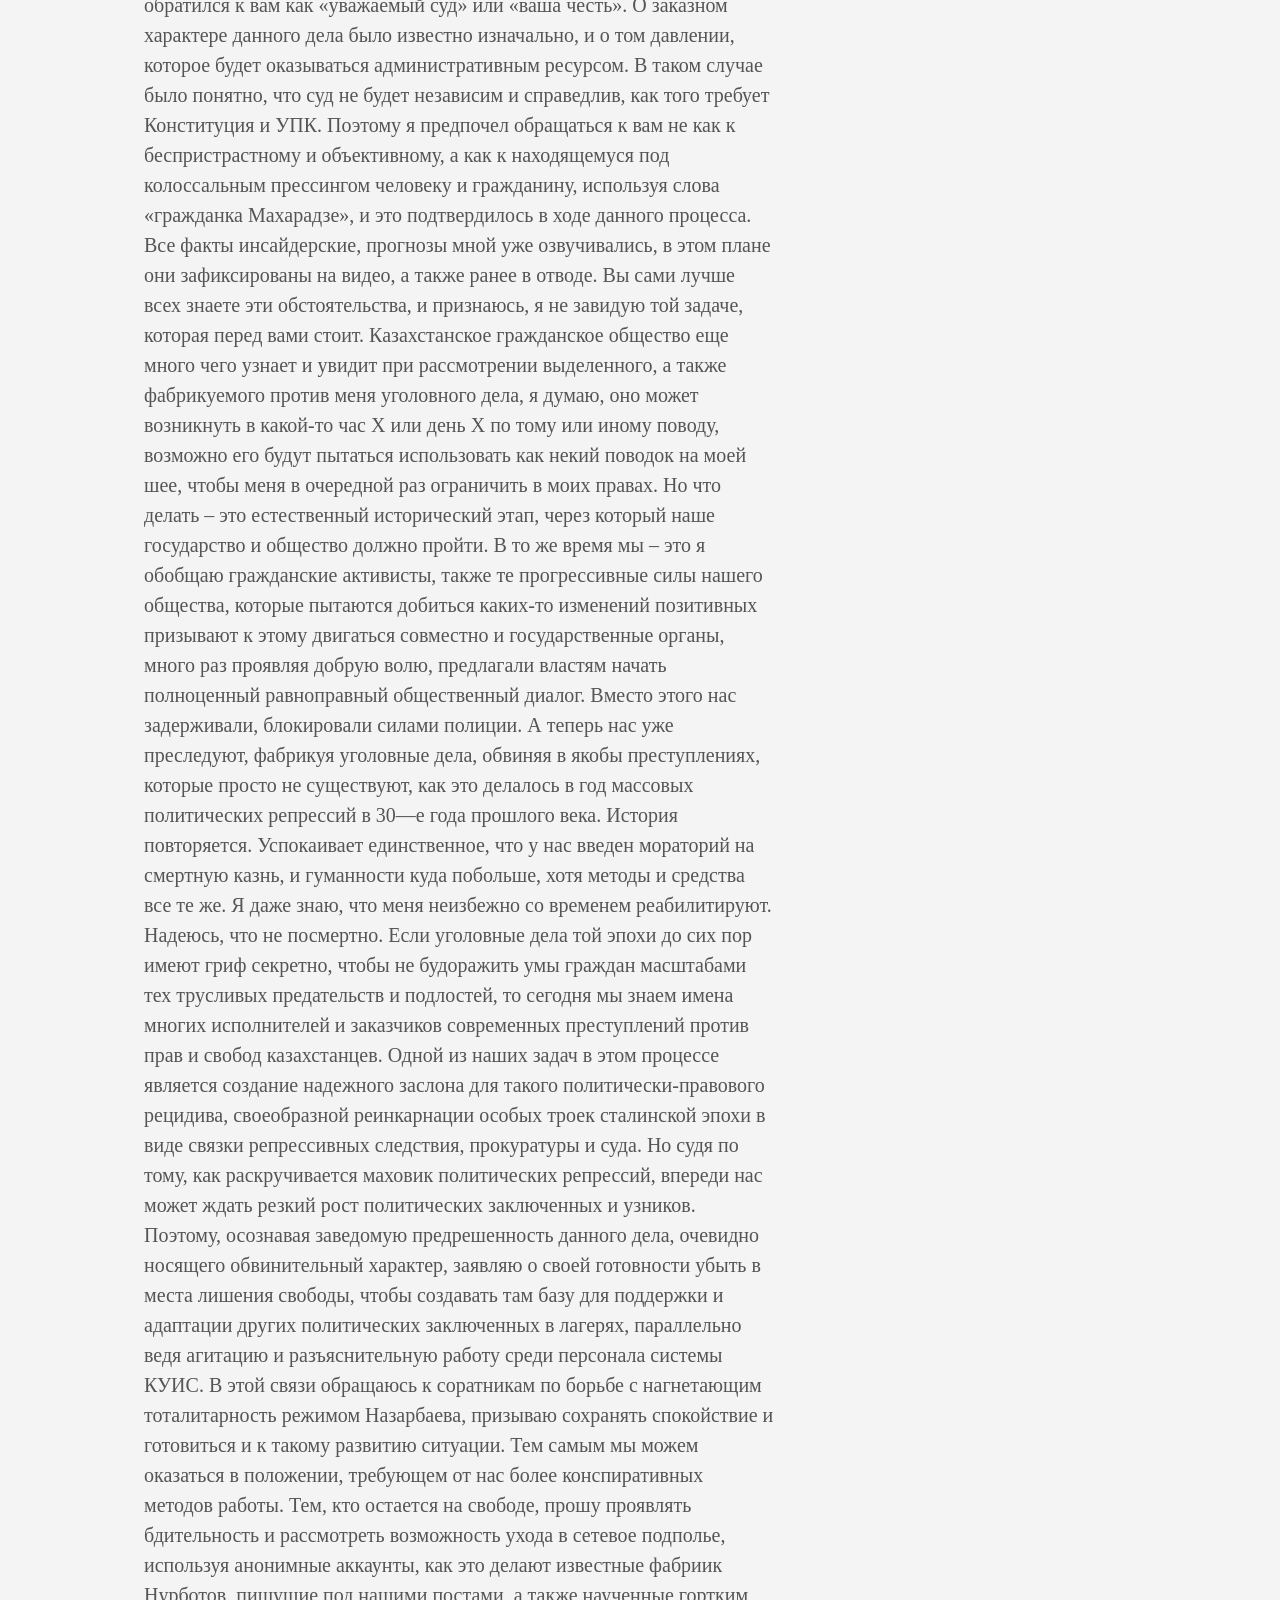
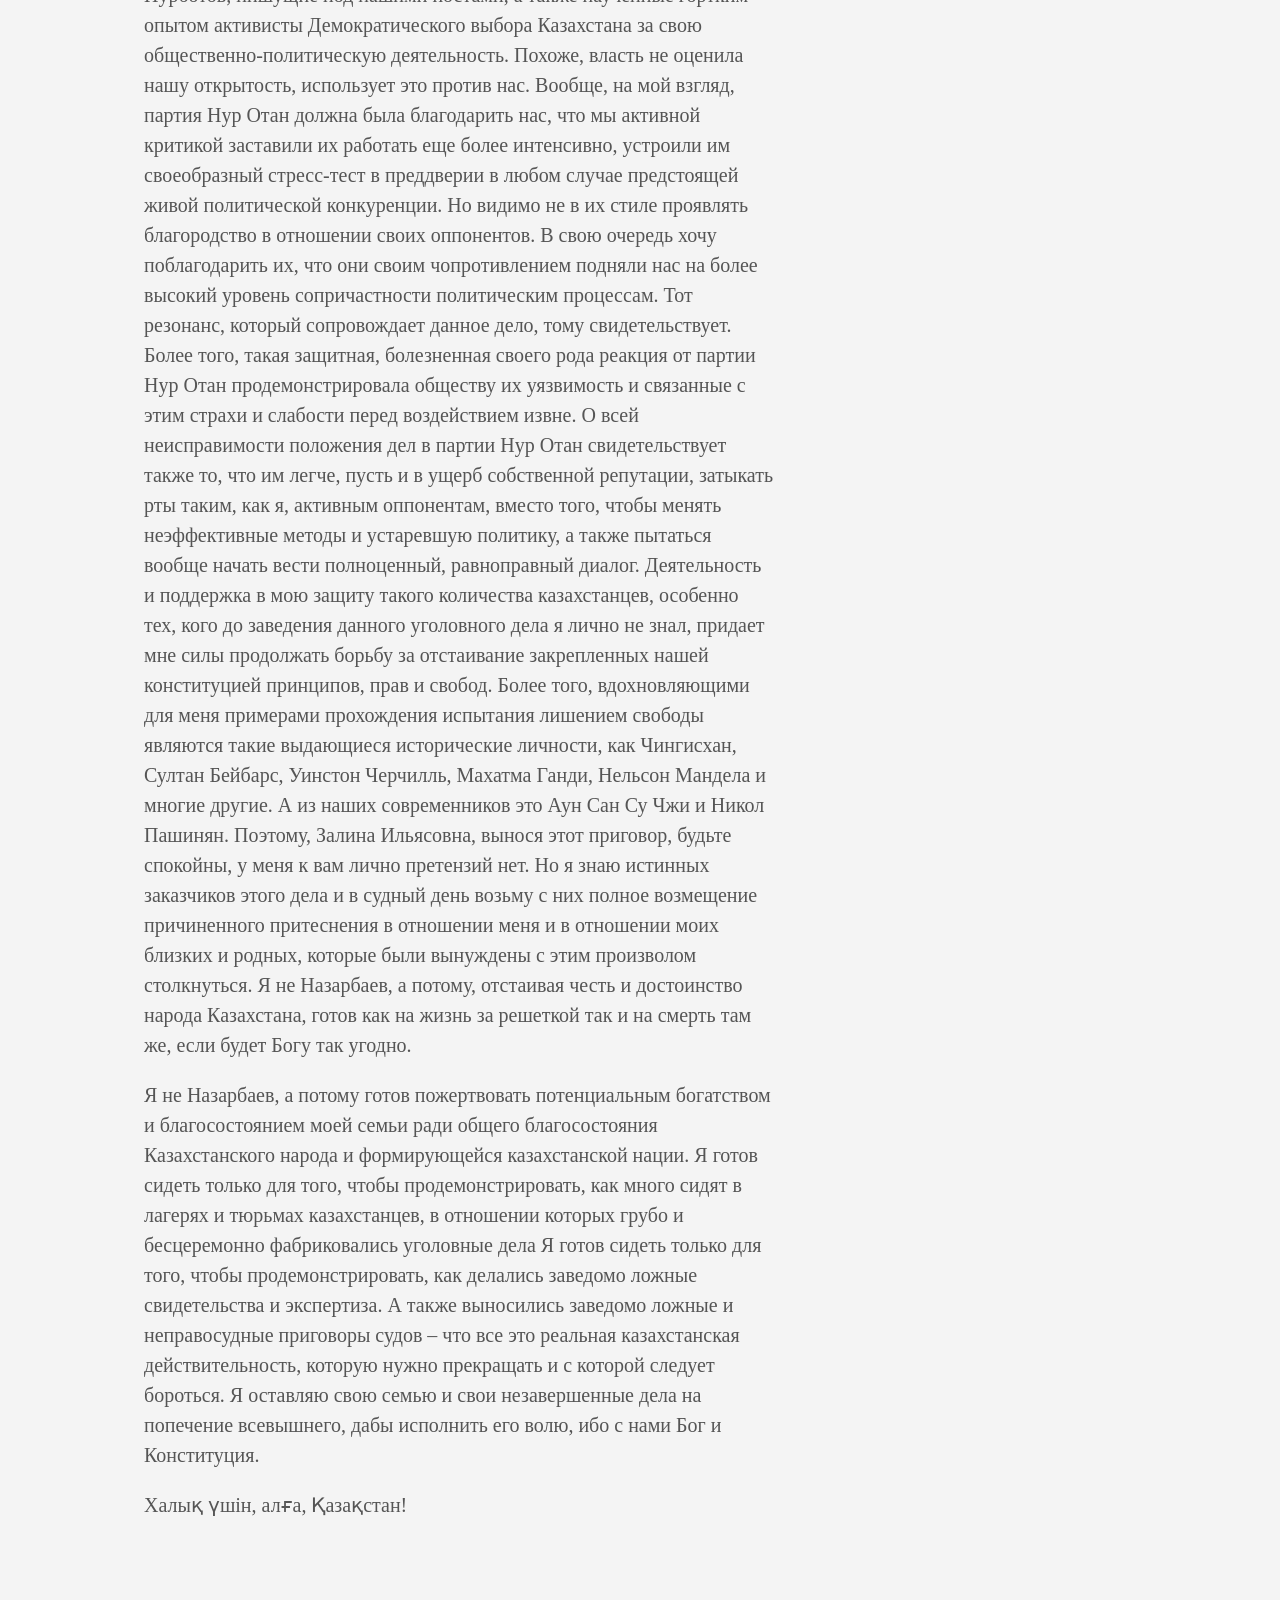
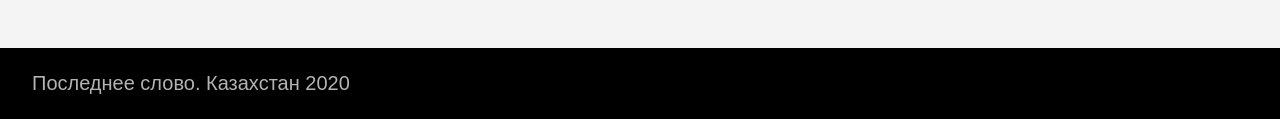
<file: posts/alnur-iliyashev-22-06-2020/index.html>
<!DOCTYPE html>
<html lang="ru-ru">
  <head>
    <meta charset="utf-8">
    <meta http-equiv="X-UA-Compatible" content="IE=edge,chrome=1">
    
    <title>Последнее слово. Казахстан  | Альнур Ильяшев (Распространение заведомо ложной информации)</title>
    <meta name="viewport" content="width=device-width,minimum-scale=1">
    <meta name="generator" content="Hugo 0.60.1" />
    
    
      <META NAME="ROBOTS" CONTENT="NOINDEX, NOFOLLOW">
    

    
    
      <link href="/dist/css/app.d98f2eb6bcd1eaedb7edf166bd16af26.css" rel="stylesheet">
    

    
      <link rel="stylesheet" href="/css/sticky-footer.css">
    

    
      
<link rel="shortcut icon" href="/favicon.ico" type="image/x-icon" />

    

    

    <meta property="og:title" content="Альнур Ильяшев (Распространение заведомо ложной информации)" />
<meta property="og:description" content="Я позволю себе встать. Мне хочется в суде сделать это стоя. Еще раз хочу поприветствовать всех, пожелать, прежде всего, здоровья всем участникам данного уголовного процесса, представителям организаций, дипломатических представительств, средств массовой информации, граждан республики Казахстан, которые наблюдают за этим процессом. Пожалуйста, берегите себя в условиях текущего тяжелого испытания для всего человечества в виде пандемии коронавируса, берегите себя и своих близких. В то же время хочу обратить внимание, похоже, что мы становимся свидетелями исторического для Организации Объединенных Наций случая, когда их бывший зам генерального секретаря ООН, придя к власти у себя на родине второй год своего правления ознаменовывает политическими репрессиями и появлением политических заключенных его периода." />
<meta property="og:type" content="article" />
<meta property="og:url" content="https://kazlastword.github.io/posts/alnur-iliyashev-22-06-2020/" />
<meta property="article:published_time" content="2020-06-22T13:01:00+06:00" />
<meta property="article:modified_time" content="2020-06-22T13:01:00+06:00" />
<meta itemprop="name" content="Альнур Ильяшев (Распространение заведомо ложной информации)">
<meta itemprop="description" content="Я позволю себе встать. Мне хочется в суде сделать это стоя. Еще раз хочу поприветствовать всех, пожелать, прежде всего, здоровья всем участникам данного уголовного процесса, представителям организаций, дипломатических представительств, средств массовой информации, граждан республики Казахстан, которые наблюдают за этим процессом. Пожалуйста, берегите себя в условиях текущего тяжелого испытания для всего человечества в виде пандемии коронавируса, берегите себя и своих близких. В то же время хочу обратить внимание, похоже, что мы становимся свидетелями исторического для Организации Объединенных Наций случая, когда их бывший зам генерального секретаря ООН, придя к власти у себя на родине второй год своего правления ознаменовывает политическими репрессиями и появлением политических заключенных его периода.">
<meta itemprop="datePublished" content="2020-06-22T13:01:00&#43;06:00" />
<meta itemprop="dateModified" content="2020-06-22T13:01:00&#43;06:00" />
<meta itemprop="wordCount" content="1291">



<meta itemprop="keywords" content="" /><meta name="twitter:card" content="summary"/>
<meta name="twitter:title" content="Альнур Ильяшев (Распространение заведомо ложной информации)"/>
<meta name="twitter:description" content="Я позволю себе встать. Мне хочется в суде сделать это стоя. Еще раз хочу поприветствовать всех, пожелать, прежде всего, здоровья всем участникам данного уголовного процесса, представителям организаций, дипломатических представительств, средств массовой информации, граждан республики Казахстан, которые наблюдают за этим процессом. Пожалуйста, берегите себя в условиях текущего тяжелого испытания для всего человечества в виде пандемии коронавируса, берегите себя и своих близких. В то же время хочу обратить внимание, похоже, что мы становимся свидетелями исторического для Организации Объединенных Наций случая, когда их бывший зам генерального секретаря ООН, придя к власти у себя на родине второй год своего правления ознаменовывает политическими репрессиями и появлением политических заключенных его периода."/>

  </head>

  <body class="site-body ma0 avenir bg-near-white">

    
   
  

  <header>
    <div class="bg-black">
      <nav class="pv3 ph3 ph4-ns" role="navigation">
  <div class="flex-l justify-between items-center center">
    <a href="https://kazlastword.github.io" class="f3 fw2 hover-white no-underline white-90 dib">
      Последнее слово. Казахстан
    </a>
    <div class="flex-l items-center">
      

      
        <ul class="pl0 mr3">
          
          <li class="list f5 f4-ns fw4 dib pr3">
            <a class="hover-white no-underline white-90" href="/posts/" title="Все слова page">
              Все слова
            </a>
          </li>
          
          <li class="list f5 f4-ns fw4 dib pr3">
            <a class="hover-white no-underline white-90" href="/about/" title="О проекте page">
              О проекте
            </a>
          </li>
          
        </ul>
      
      







<a href="https://github.com/kazlastword/kazlastword.github.io" target="_blank" class="link-transition github link dib z-999 pt3 pt0-l mr1" title="Github link" rel="noopener" aria-label="follow on Github——Opens in a new window">
  <svg  height="32px"  style="enable-background:new 0 0 512 512;" version="1.1" viewBox="0 0 512 512" width="32px" xml:space="preserve" xmlns="http://www.w3.org/2000/svg" xmlns:xlink="http://www.w3.org/1999/xlink" >
  <path d="M256,32C132.3,32,32,134.8,32,261.7c0,101.5,64.2,187.5,153.2,217.9c11.2,2.1,15.3-5,15.3-11.1   c0-5.5-0.2-19.9-0.3-39.1c-62.3,13.9-75.5-30.8-75.5-30.8c-10.2-26.5-24.9-33.6-24.9-33.6c-20.3-14.3,1.5-14,1.5-14   c22.5,1.6,34.3,23.7,34.3,23.7c20,35.1,52.4,25,65.2,19.1c2-14.8,7.8-25,14.2-30.7c-49.7-5.8-102-25.5-102-113.5   c0-25.1,8.7-45.6,23-61.6c-2.3-5.8-10-29.2,2.2-60.8c0,0,18.8-6.2,61.6,23.5c17.9-5.1,37-7.6,56.1-7.7c19,0.1,38.2,2.6,56.1,7.7   c42.8-29.7,61.5-23.5,61.5-23.5c12.2,31.6,4.5,55,2.2,60.8c14.3,16.1,23,36.6,23,61.6c0,88.2-52.4,107.6-102.3,113.3   c8,7.1,15.2,21.1,15.2,42.5c0,30.7-0.3,55.5-0.3,63c0,6.1,4,13.3,15.4,11C415.9,449.1,480,363.1,480,261.7   C480,134.8,379.7,32,256,32z"/>
</svg>

<span class="new-window"><svg  height="8px"  style="enable-background:new 0 0 1000 1000;" version="1.1" viewBox="0 0 1000 1000" width="8px" xml:space="preserve" xmlns="http://www.w3.org/2000/svg" xmlns:xlink="http://www.w3.org/1999/xlink" >
<path d="M598 128h298v298h-86v-152l-418 418-60-60 418-418h-152v-86zM810 810v-298h86v298c0 46-40 86-86 86h-596c-48 0-86-40-86-86v-596c0-46 38-86 86-86h298v86h-298v596h596z" style="fill-rule:evenodd;clip-rule:evenodd;fill:;"/>
</svg>
</span></a>






    </div>
  </div>
</nav>

    </div>
  </header>



    <main class="site-content" role="main">
      
  
  <article class="flex-l flex-wrap justify-between mw8 center ph3">

    <header class="mt4 w-100">
      <h1 class="f2 athelas mb1">Альнур Ильяшев (Распространение заведомо ложной информации)</h1>
      
      <time class="f6 mv4 dib tracked" datetime="2020-06-22T13:01:00&#43;06:00">
        13:1, 22 Июня 2020
      </time>

      
        <span class="f6 mv4 dib tracked"> - 7 мин. для чтения</span>
        <span class="f6 mv4 dib tracked"> - 1291 слов </span>
       -
      
        <a href="https://t.me/daniksm/14" > исходная ссылка </a>
      
    </header>

    <section class="nested-copy-line-height lh-copy serif f4 nested-links nested-img mid-gray pr4-l w-two-thirds-l"><p>Я позволю себе встать. Мне хочется в суде сделать это стоя. Еще раз хочу поприветствовать всех, пожелать, прежде всего, здоровья всем участникам данного уголовного процесса, представителям организаций, дипломатических представительств, средств массовой информации, граждан республики Казахстан, которые наблюдают за этим процессом.
Пожалуйста, берегите себя в условиях текущего тяжелого испытания для всего человечества в виде пандемии коронавируса, берегите себя и своих близких.
В то же время хочу обратить внимание, похоже, что мы становимся свидетелями исторического для Организации Объединенных Наций случая, когда их бывший зам генерального секретаря ООН, придя к власти у себя на родине второй год своего правления ознаменовывает политическими репрессиями и появлением политических заключенных его периода. Наверное, надо с кого-то начинать. Та авторитетная и экспертная общественность, которая своими заключениями желанием выступить в данном процессе, также правозащитники и дипломатические представительства, отслеживающие ход исполнения Казахстаном своих международных обязательств по соблюдению прав человека демонстрируют отношение гражданского общества к этому и аналогичным делам. На мой взгляд, по праву данное дело можно назвать «Нур Отан» против свободы слова. То, что за мной относительно скоро придут, я понял после ареста другого гражданского активиста Азамата Байкенова, который тоже состоялся весной этого года и появления информации о возбуждении уголовного дела в отношении ряда активистов в Алматы и моей соратницы Данаи Калиевой, о чем я писал соответствующий пост, что идет зачистка перед предстоящими выборами. Эти пять лет, запрашиваемые гообвинением, пять лет ограничения на занятие мной деятельностью, это как раз тот самый электоральный период, этот и предстоящий период последующих выборов после назначения соответствующего указания. Таким образом, в отношении нас применяются запрещенные методы ведения политической борьбы со стороны наших оппонентов. Называть эту организацию, которую старательно стараются из материалов уголовного дела вывести за скобки, называя ее просто общественным объединением, хотя все прекрасно знают, что это партия Нур Отан, здесь для всех очевидно. В правозащитной и активисткой среде знаю, что я поставил себе целью развитие политической конкуренции в Казахстане и создание реальной независимой многопартийности, как то предполагает статья 5 Конституции. Как известно, критика и ответное сопротивление – это естественный процесс изменений. Реформаторов и активных людей всегда не любят, им часто предъявляют претензии, переходя на личности и угрожая. Надо понимать это и двигаться дальше, к достижению наших целей. Залина Ильясовна, я поясню, почему за весь процесс я ни разу не обратился к вам как «уважаемый суд» или «ваша честь». О заказном характере данного дела было известно изначально, и о том давлении, которое будет оказываться административным ресурсом. В таком случае было понятно, что суд не будет независим и справедлив, как того требует Конституция и УПК. Поэтому я предпочел обращаться к вам не как к беспристрастному и объективному, а как к находящемуся под колоссальным прессингом человеку и гражданину, используя слова «гражданка Махарадзе», и это подтвердилось в ходе данного процесса. Все факты инсайдерские, прогнозы мной уже озвучивались, в этом плане они зафиксированы на видео, а также ранее в отводе. Вы сами лучше всех знаете эти обстоятельства, и признаюсь, я не завидую той задаче, которая перед вами стоит. Казахстанское гражданское общество еще много чего узнает и увидит при рассмотрении выделенного, а также фабрикуемого против меня уголовного дела, я думаю, оно может возникнуть в какой-то час Х или день Х по тому или иному поводу, возможно его будут пытаться использовать как некий поводок на моей шее, чтобы меня в очередной раз ограничить в моих правах. Но что делать – это естественный исторический этап, через который наше государство и общество должно пройти. В то же время мы – это я обобщаю гражданские активисты, также те прогрессивные силы нашего общества, которые пытаются добиться каких-то изменений позитивных призывают к этому двигаться совместно и государственные органы, много раз проявляя добрую волю, предлагали властям начать полноценный равноправный общественный диалог. Вместо этого нас задерживали, блокировали силами полиции. А теперь нас уже преследуют, фабрикуя уголовные дела, обвиняя в якобы преступлениях, которые просто не существуют, как это делалось в год массовых политических репрессий в 30—е года прошлого века. История повторяется. Успокаивает единственное, что у нас введен мораторий на смертную казнь, и гуманности куда побольше, хотя методы и средства все те же. Я даже знаю, что меня неизбежно со временем реабилитируют. Надеюсь, что не посмертно. Если уголовные дела той эпохи до сих пор имеют гриф секретно, чтобы не будоражить умы граждан масштабами тех трусливых предательств и подлостей, то сегодня мы знаем имена многих исполнителей и заказчиков современных преступлений против прав и свобод казахстанцев. Одной из наших задач в этом процессе является создание надежного  заслона для такого политически-правового рецидива, своеобразной реинкарнации особых троек сталинской эпохи в виде связки репрессивных следствия, прокуратуры и суда. Но судя по тому, как раскручивается маховик политических репрессий, впереди нас может ждать резкий рост политических заключенных и узников. Поэтому, осознавая заведомую предрешенность данного дела, очевидно носящего обвинительный характер, заявляю о своей готовности убыть в места лишения свободы, чтобы создавать там базу для поддержки и адаптации других политических заключенных в лагерях, параллельно ведя агитацию и разъяснительную работу среди персонала системы КУИС. В этой связи обращаюсь к соратникам по борьбе с нагнетающим тоталитарность режимом Назарбаева, призываю сохранять спокойствие и готовиться и к такому развитию ситуации. Тем самым мы можем оказаться в положении, требующем от нас более конспиративных методов работы. Тем, кто остается на свободе, прошу проявлять бдительность и рассмотреть возможность ухода в сетевое подполье, используя анонимные аккаунты, как это делают известные фабриик Нурботов, пишущие под нашими постами, а также наученные гортким опытом активисты Демократического выбора Казахстана за свою общественно-политическую деятельность. Похоже, власть не оценила нашу открытость, использует это против нас. Вообще, на мой взгляд, партия Нур Отан должна была благодарить нас, что мы активной критикой заставили их работать еще более интенсивно, устроили им своеобразный стресс-тест в преддверии в любом случае предстоящей живой политической конкуренции. Но видимо не в их стиле проявлять благородство в отношении своих оппонентов.   В свою очередь хочу поблагодарить их, что они своим чопротивлением подняли нас на более высокий уровень сопричастности политическим процессам. Тот резонанс, который сопровождает данное дело, тому свидетельствует. Более того, такая защитная, болезненная своего рода реакция от партии Нур Отан продемонстрировала обществу их уязвимость и связанные с этим страхи и слабости перед воздействием извне. О всей неисправимости положения дел в партии Нур Отан свидетельствует также то, что им легче, пусть и в ущерб собственной репутации, затыкать рты таким, как я, активным оппонентам, вместо того, чтобы менять неэффективные методы и устаревшую политику, а также пытаться вообще начать вести полноценный, равноправный диалог. Деятельность и поддержка в мою защиту такого количества казахстанцев, особенно тех, кого до заведения данного уголовного дела я лично не знал,  придает мне силы продолжать борьбу за отстаивание закрепленных нашей конституцией принципов, прав и свобод. Более того, вдохновляющими для меня примерами прохождения испытания лишением свободы являются такие выдающиеся исторические личности, как Чингисхан, Султан Бейбарс, Уинстон Черчилль, Махатма Ганди, Нельсон Мандела и многие другие. А из наших современников это Аун Сан Су Чжи и Никол Пашинян. Поэтому, Залина Ильясовна, вынося этот приговор, будьте спокойны, у меня к вам лично претензий нет. Но я знаю истинных заказчиков этого дела и в судный день возьму с них полное возмещение причиненного притеснения в отношении меня и в отношении моих близких и родных, которые были вынуждены с этим произволом столкнуться.
Я не Назарбаев, а потому, отстаивая честь и достоинство народа Казахстана, готов как на жизнь за решеткой так и на смерть там же, если будет Богу так угодно.</p>
<p>Я не Назарбаев, а потому готов пожертвовать потенциальным богатством и благосостоянием моей семьи ради общего благосостояния Казахстанского народа и формирующейся казахстанской нации.
Я готов сидеть только для того, чтобы продемонстрировать, как много сидят в лагерях и тюрьмах казахстанцев, в отношении которых грубо и бесцеремонно фабриковались уголовные дела
Я готов сидеть только для того, чтобы продемонстрировать, как делались заведомо ложные свидетельства и экспертиза. А также выносились заведомо ложные и неправосудные приговоры судов – что все это реальная казахстанская действительность, которую нужно прекращать и с которой следует бороться.
Я оставляю свою семью и свои незавершенные дела на попечение всевышнего, дабы исполнить его волю, ибо с нами Бог и Конституция.</p>
<p>Халық үшін, алға, Қазақстан!</p>
<ul class="pa0">
  
</ul>
<div class="mt6">
      
      
      </div>
    </section>

    <aside class="w-30-l mt6-l">




</aside>

  </article>

    </main>
    
<footer class="bg-black bottom-0 w-100 pa3 sticky-footer" role="contentinfo">
  <div class="flex justify-between">
  <a class="f4 fw4 hover-white no-underline white-70 dn dib-ns pv2 ph3" href="https://kazlastword.github.io" >
    Последнее слово. Казахстан 2020
  </a>
  </div>
</footer>

    

  <script src="/dist/js/app.3fc0f988d21662902933.js"></script>



  </body>
</html>
</file>
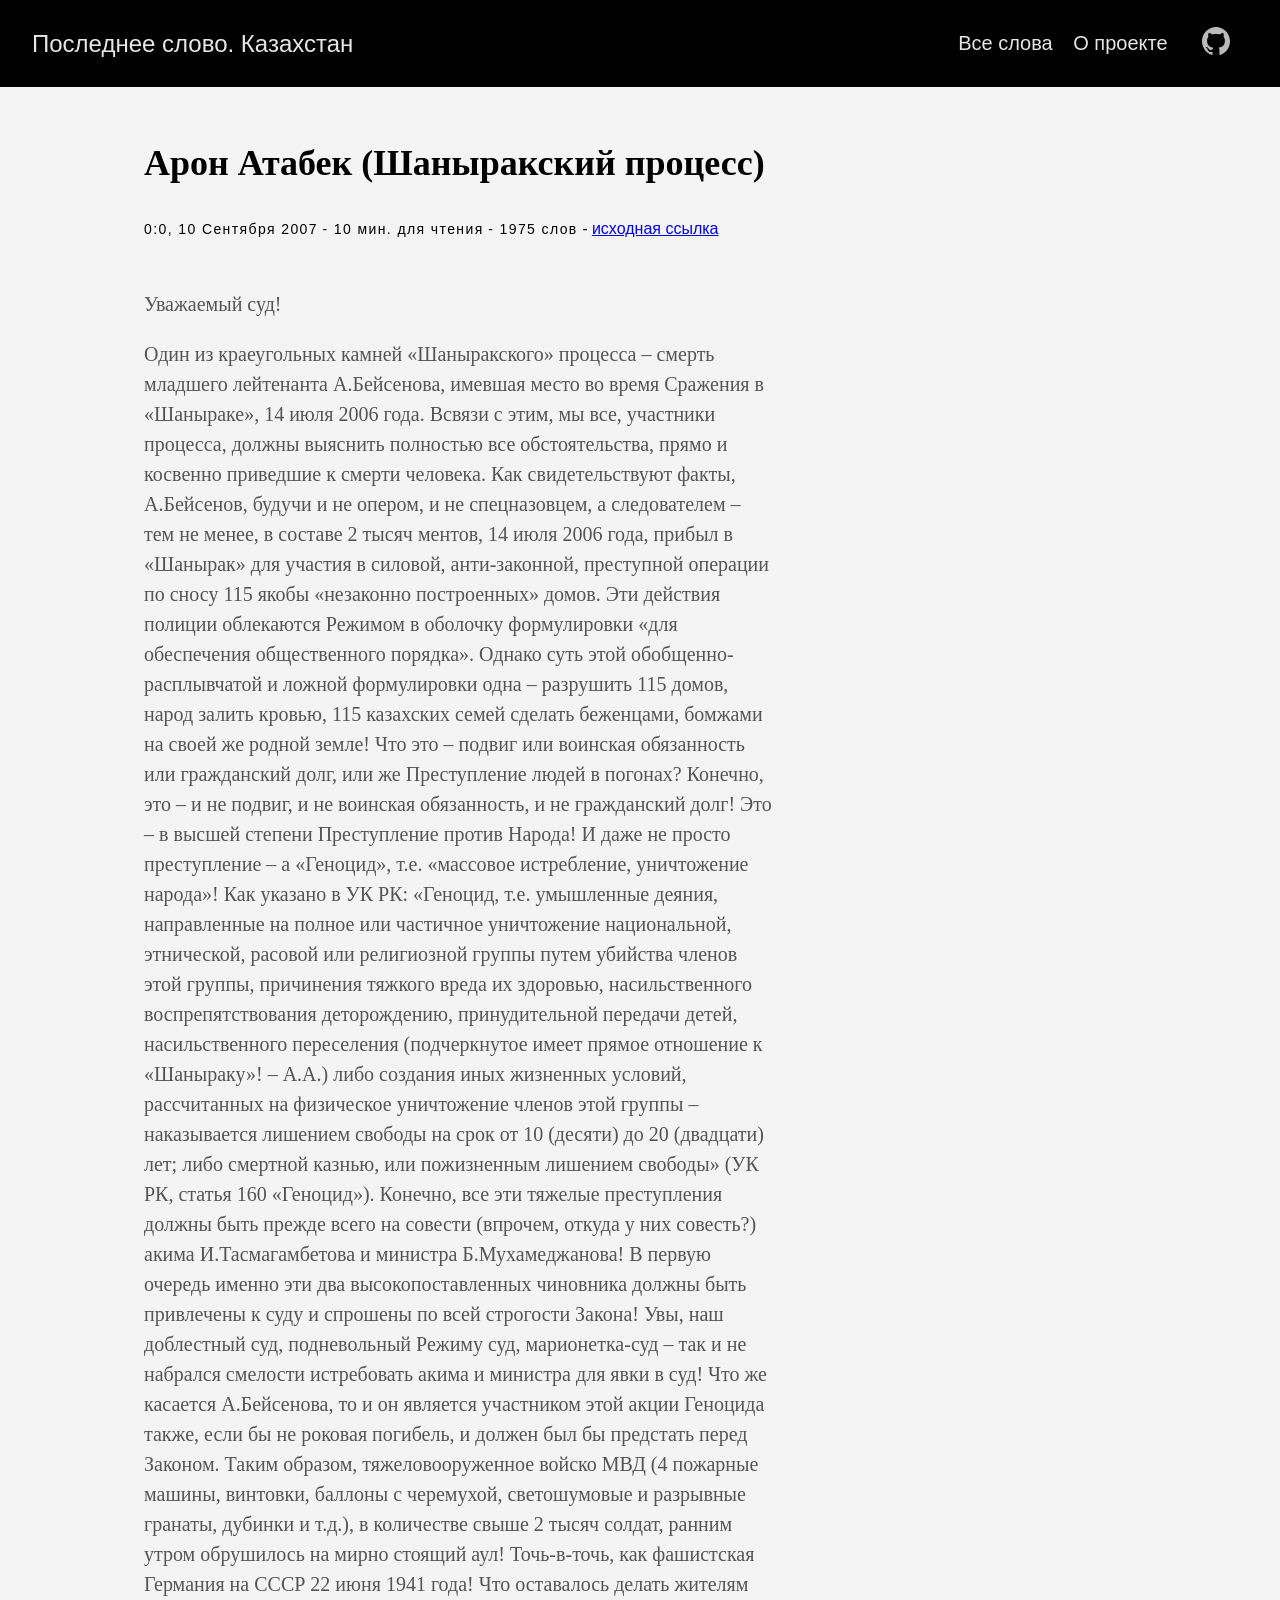
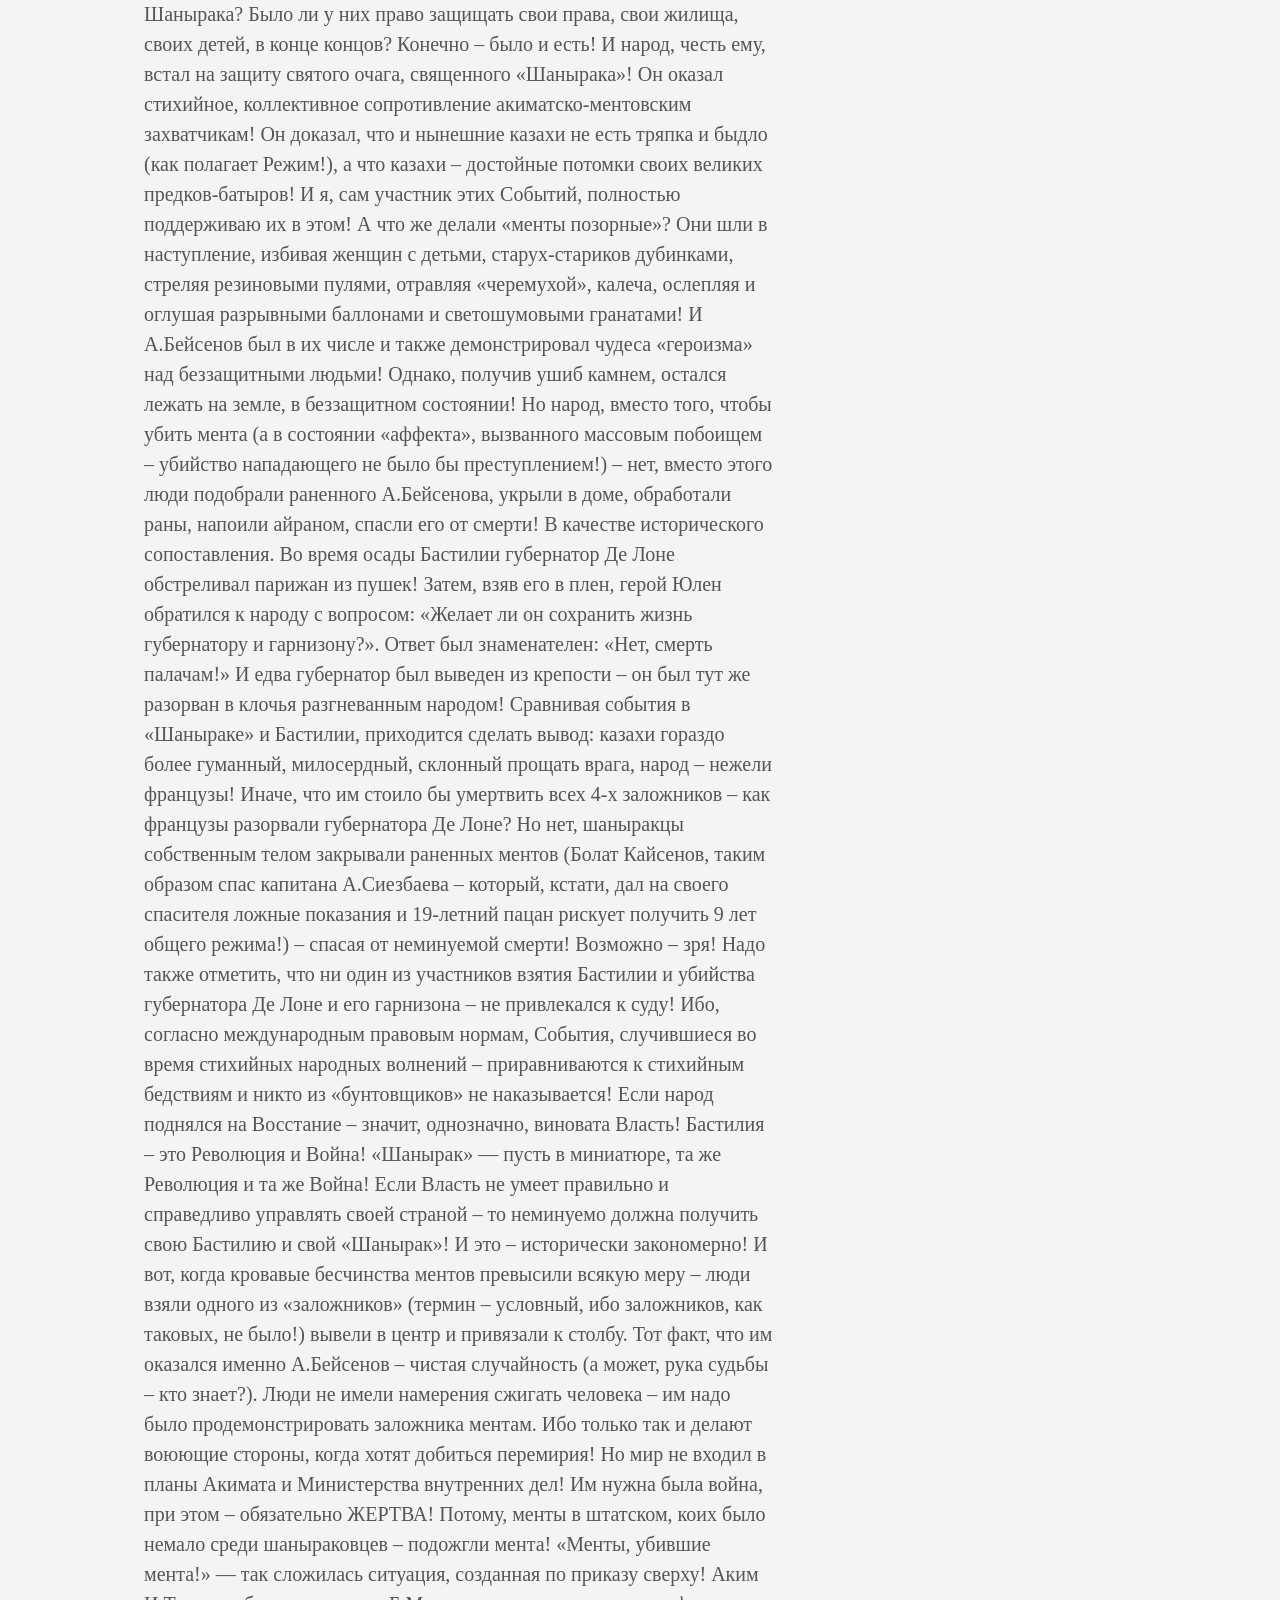
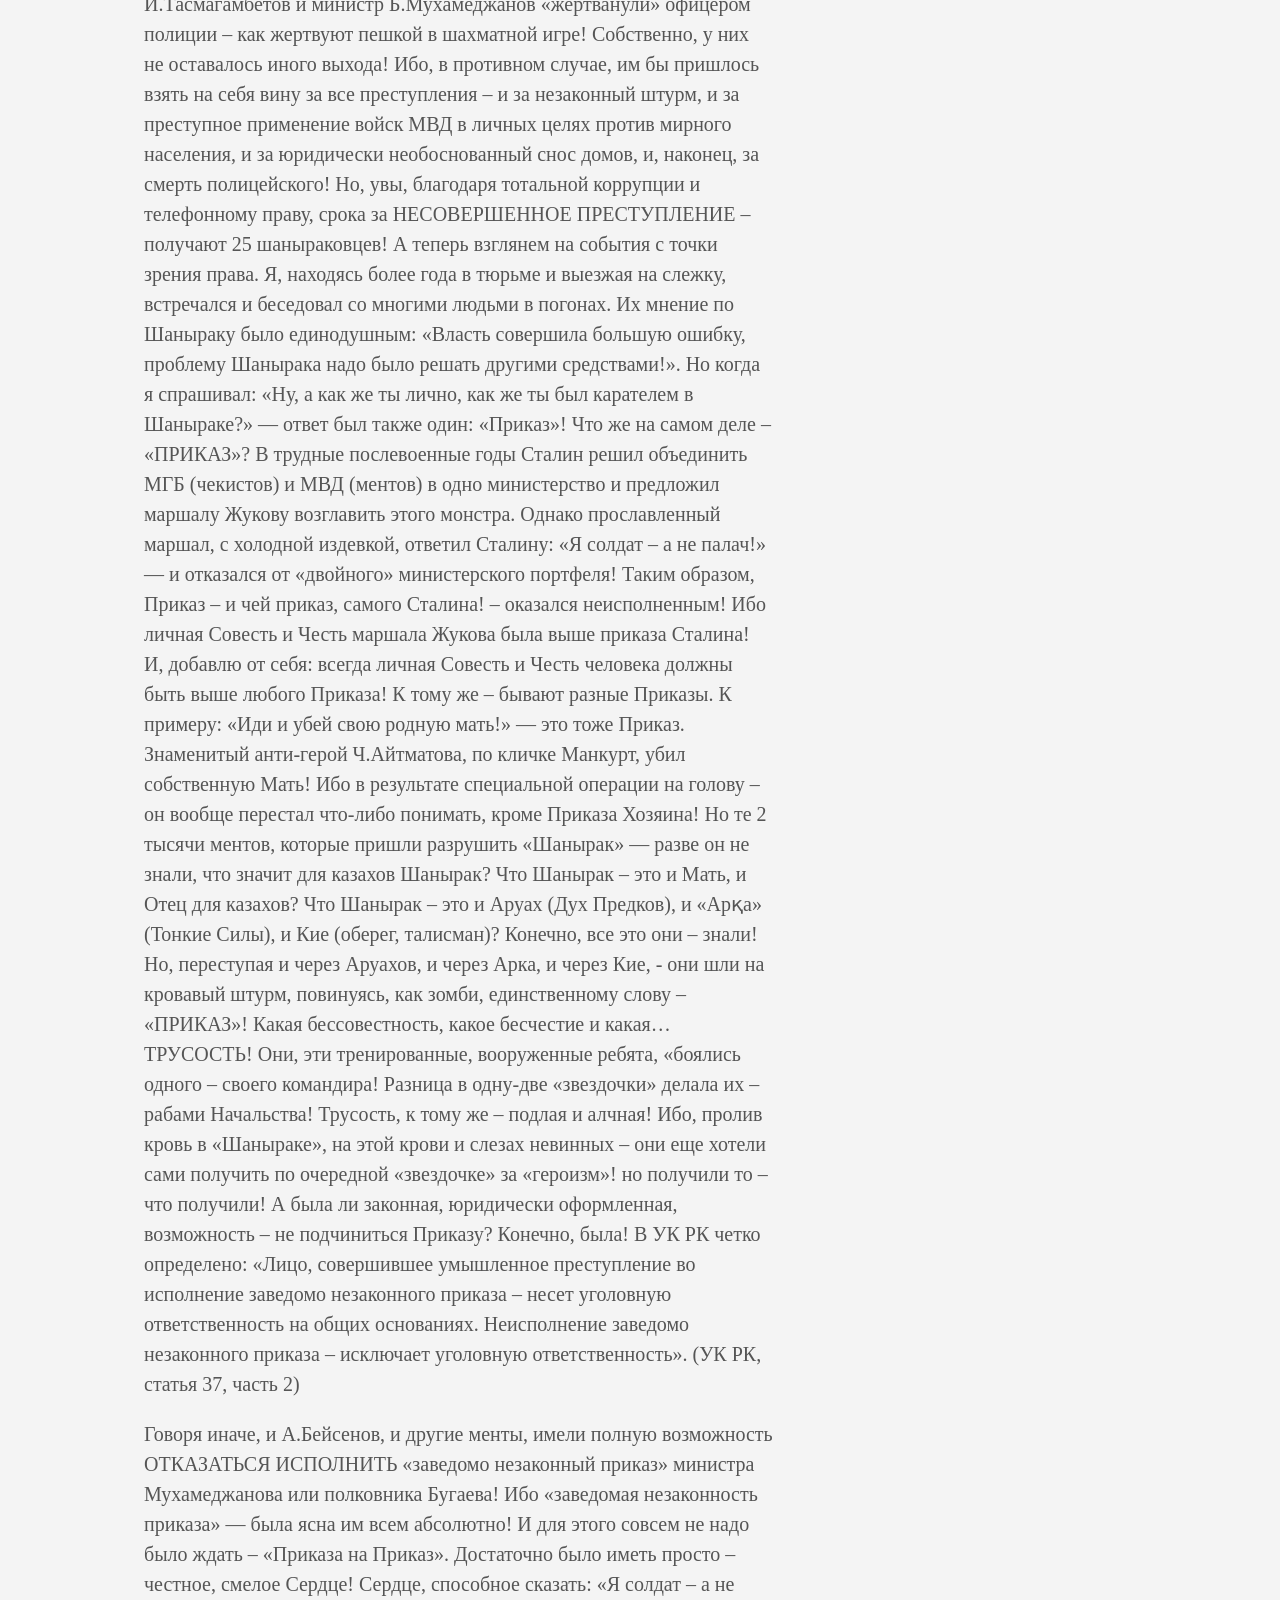
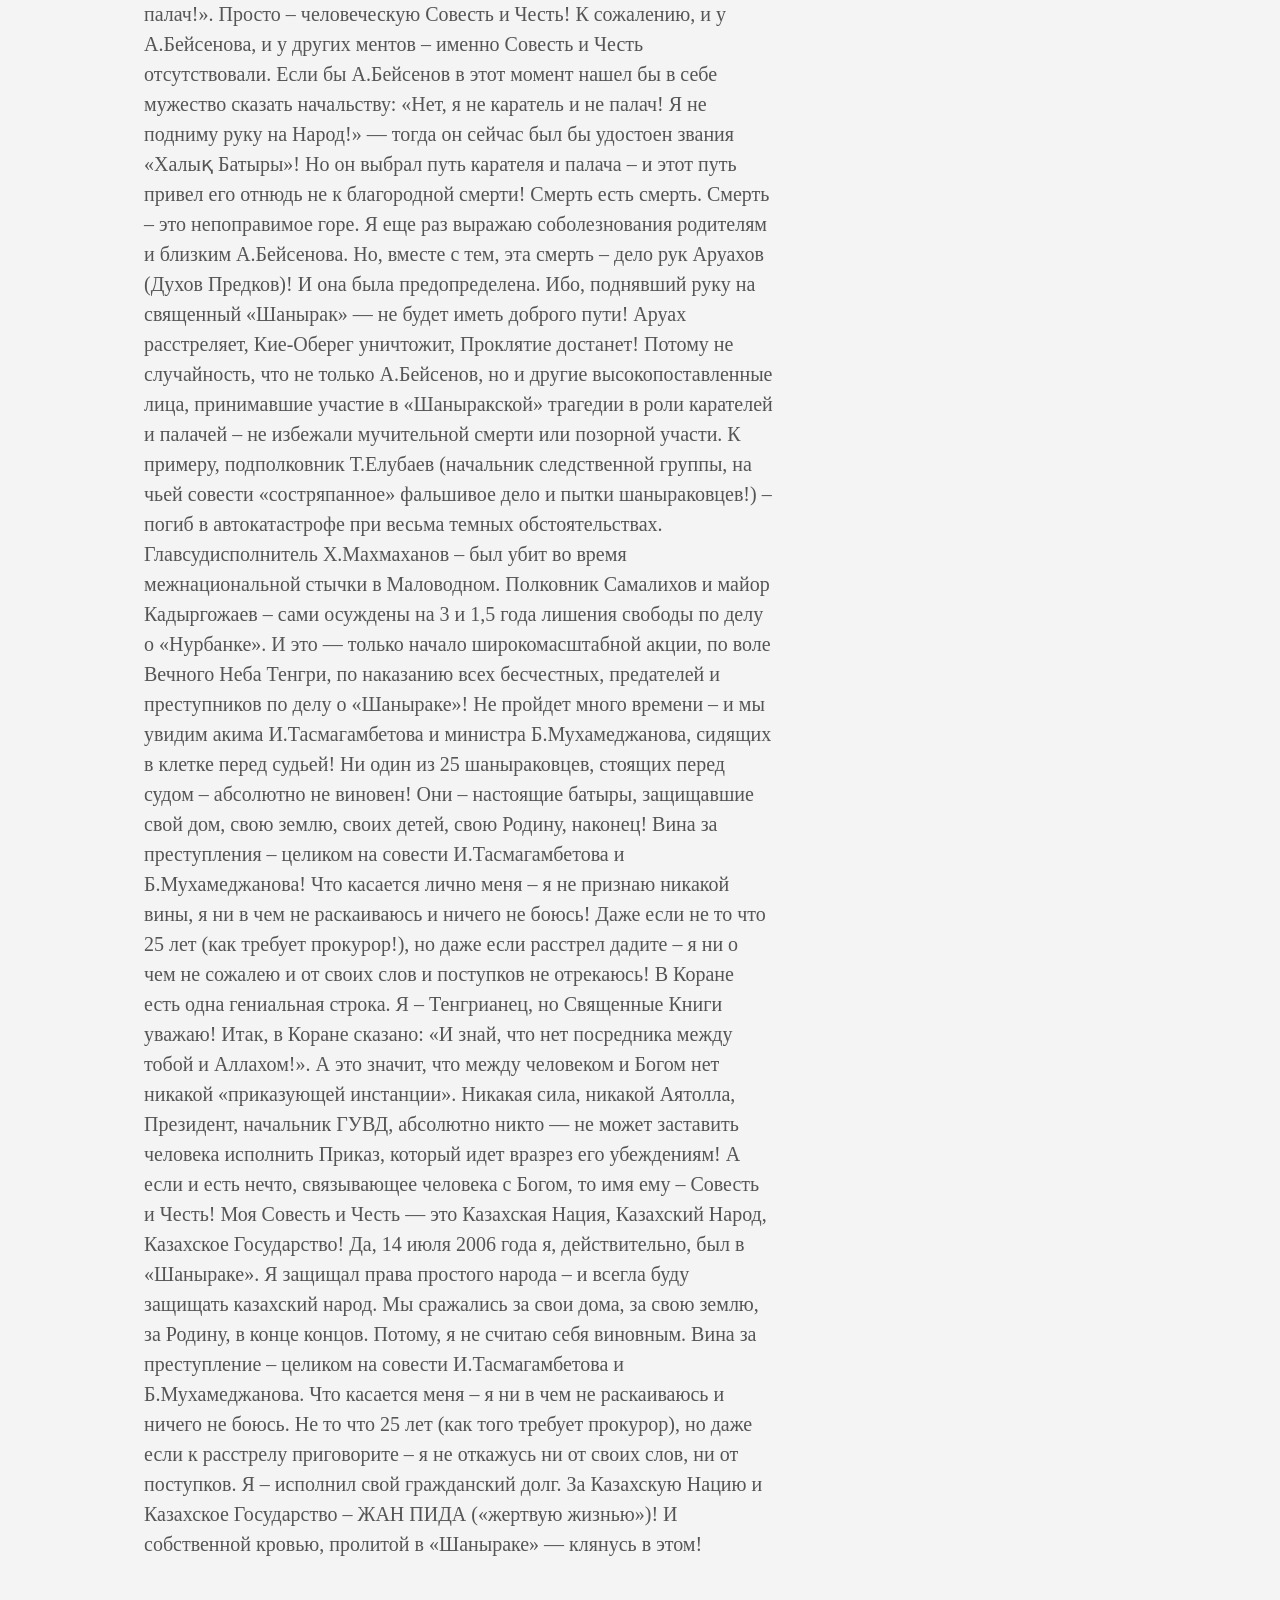
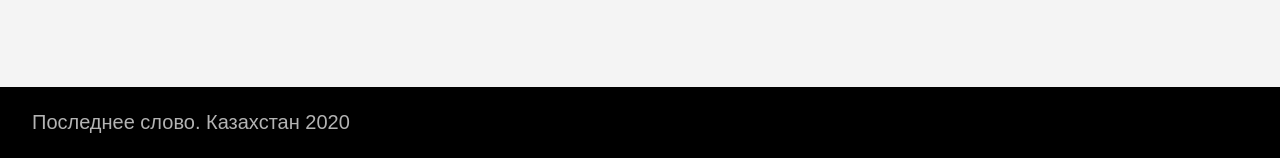
<file: posts/aron-atabek-10-09-2007/index.html>
<!DOCTYPE html>
<html lang="ru-ru">
  <head>
    <meta charset="utf-8">
    <meta http-equiv="X-UA-Compatible" content="IE=edge,chrome=1">
    
    <title>Последнее слово. Казахстан  | Арон Атабек (Шаныракский процесс)</title>
    <meta name="viewport" content="width=device-width,minimum-scale=1">
    <meta name="generator" content="Hugo 0.60.1" />
    
    
      <META NAME="ROBOTS" CONTENT="NOINDEX, NOFOLLOW">
    

    
    
      <link href="/dist/css/app.d98f2eb6bcd1eaedb7edf166bd16af26.css" rel="stylesheet">
    

    
      <link rel="stylesheet" href="/css/sticky-footer.css">
    

    
      
<link rel="shortcut icon" href="/favicon.ico" type="image/x-icon" />

    

    

    <meta property="og:title" content="Арон Атабек (Шаныракский процесс)" />
<meta property="og:description" content="Уважаемый суд!
Один из краеугольных камней «Шаныракского» процесса – смерть младшего лейтенанта А.Бейсенова, имевшая место во время Сражения в «Шаныраке», 14 июля 2006 года. Всвязи с этим, мы все, участники процесса, должны выяснить полностью все обстоятельства, прямо и косвенно приведшие к смерти человека. Как свидетельствуют факты, А.Бейсенов, будучи и не опером, и не спецназовцем, а следователем – тем не менее, в составе 2 тысяч ментов, 14 июля 2006 года, прибыл в «Шанырак» для участия в силовой, анти-законной, преступной операции по сносу 115 якобы «незаконно построенных» домов." />
<meta property="og:type" content="article" />
<meta property="og:url" content="https://kazlastword.github.io/posts/aron-atabek-10-09-2007/" />
<meta property="article:published_time" content="2007-09-10T00:00:37+06:00" />
<meta property="article:modified_time" content="2007-09-10T00:00:37+06:00" />
<meta itemprop="name" content="Арон Атабек (Шаныракский процесс)">
<meta itemprop="description" content="Уважаемый суд!
Один из краеугольных камней «Шаныракского» процесса – смерть младшего лейтенанта А.Бейсенова, имевшая место во время Сражения в «Шаныраке», 14 июля 2006 года. Всвязи с этим, мы все, участники процесса, должны выяснить полностью все обстоятельства, прямо и косвенно приведшие к смерти человека. Как свидетельствуют факты, А.Бейсенов, будучи и не опером, и не спецназовцем, а следователем – тем не менее, в составе 2 тысяч ментов, 14 июля 2006 года, прибыл в «Шанырак» для участия в силовой, анти-законной, преступной операции по сносу 115 якобы «незаконно построенных» домов.">
<meta itemprop="datePublished" content="2007-09-10T00:00:37&#43;06:00" />
<meta itemprop="dateModified" content="2007-09-10T00:00:37&#43;06:00" />
<meta itemprop="wordCount" content="1975">



<meta itemprop="keywords" content="" /><meta name="twitter:card" content="summary"/>
<meta name="twitter:title" content="Арон Атабек (Шаныракский процесс)"/>
<meta name="twitter:description" content="Уважаемый суд!
Один из краеугольных камней «Шаныракского» процесса – смерть младшего лейтенанта А.Бейсенова, имевшая место во время Сражения в «Шаныраке», 14 июля 2006 года. Всвязи с этим, мы все, участники процесса, должны выяснить полностью все обстоятельства, прямо и косвенно приведшие к смерти человека. Как свидетельствуют факты, А.Бейсенов, будучи и не опером, и не спецназовцем, а следователем – тем не менее, в составе 2 тысяч ментов, 14 июля 2006 года, прибыл в «Шанырак» для участия в силовой, анти-законной, преступной операции по сносу 115 якобы «незаконно построенных» домов."/>

  </head>

  <body class="site-body ma0 avenir bg-near-white">

    
   
  

  <header>
    <div class="bg-black">
      <nav class="pv3 ph3 ph4-ns" role="navigation">
  <div class="flex-l justify-between items-center center">
    <a href="https://kazlastword.github.io" class="f3 fw2 hover-white no-underline white-90 dib">
      Последнее слово. Казахстан
    </a>
    <div class="flex-l items-center">
      

      
        <ul class="pl0 mr3">
          
          <li class="list f5 f4-ns fw4 dib pr3">
            <a class="hover-white no-underline white-90" href="/posts/" title="Все слова page">
              Все слова
            </a>
          </li>
          
          <li class="list f5 f4-ns fw4 dib pr3">
            <a class="hover-white no-underline white-90" href="/about/" title="О проекте page">
              О проекте
            </a>
          </li>
          
        </ul>
      
      







<a href="https://github.com/kazlastword/kazlastword.github.io" target="_blank" class="link-transition github link dib z-999 pt3 pt0-l mr1" title="Github link" rel="noopener" aria-label="follow on Github——Opens in a new window">
  <svg  height="32px"  style="enable-background:new 0 0 512 512;" version="1.1" viewBox="0 0 512 512" width="32px" xml:space="preserve" xmlns="http://www.w3.org/2000/svg" xmlns:xlink="http://www.w3.org/1999/xlink" >
  <path d="M256,32C132.3,32,32,134.8,32,261.7c0,101.5,64.2,187.5,153.2,217.9c11.2,2.1,15.3-5,15.3-11.1   c0-5.5-0.2-19.9-0.3-39.1c-62.3,13.9-75.5-30.8-75.5-30.8c-10.2-26.5-24.9-33.6-24.9-33.6c-20.3-14.3,1.5-14,1.5-14   c22.5,1.6,34.3,23.7,34.3,23.7c20,35.1,52.4,25,65.2,19.1c2-14.8,7.8-25,14.2-30.7c-49.7-5.8-102-25.5-102-113.5   c0-25.1,8.7-45.6,23-61.6c-2.3-5.8-10-29.2,2.2-60.8c0,0,18.8-6.2,61.6,23.5c17.9-5.1,37-7.6,56.1-7.7c19,0.1,38.2,2.6,56.1,7.7   c42.8-29.7,61.5-23.5,61.5-23.5c12.2,31.6,4.5,55,2.2,60.8c14.3,16.1,23,36.6,23,61.6c0,88.2-52.4,107.6-102.3,113.3   c8,7.1,15.2,21.1,15.2,42.5c0,30.7-0.3,55.5-0.3,63c0,6.1,4,13.3,15.4,11C415.9,449.1,480,363.1,480,261.7   C480,134.8,379.7,32,256,32z"/>
</svg>

<span class="new-window"><svg  height="8px"  style="enable-background:new 0 0 1000 1000;" version="1.1" viewBox="0 0 1000 1000" width="8px" xml:space="preserve" xmlns="http://www.w3.org/2000/svg" xmlns:xlink="http://www.w3.org/1999/xlink" >
<path d="M598 128h298v298h-86v-152l-418 418-60-60 418-418h-152v-86zM810 810v-298h86v298c0 46-40 86-86 86h-596c-48 0-86-40-86-86v-596c0-46 38-86 86-86h298v86h-298v596h596z" style="fill-rule:evenodd;clip-rule:evenodd;fill:;"/>
</svg>
</span></a>






    </div>
  </div>
</nav>

    </div>
  </header>



    <main class="site-content" role="main">
      
  
  <article class="flex-l flex-wrap justify-between mw8 center ph3">

    <header class="mt4 w-100">
      <h1 class="f2 athelas mb1">Арон Атабек (Шаныракский процесс)</h1>
      
      <time class="f6 mv4 dib tracked" datetime="2007-09-10T00:00:37&#43;06:00">
        0:0, 10 Сентября 2007
      </time>

      
        <span class="f6 mv4 dib tracked"> - 10 мин. для чтения</span>
        <span class="f6 mv4 dib tracked"> - 1975 слов </span>
       -
      
        <a href="http://www.li.ru/interface/pda/?jid=2836400&amp;pid=90288127&amp;redirected=1&amp;page=0&amp;backurl=/users/aronatabek/post90288127/" > исходная ссылка </a>
      
    </header>

    <section class="nested-copy-line-height lh-copy serif f4 nested-links nested-img mid-gray pr4-l w-two-thirds-l"><p>Уважаемый суд!</p>
<p>Один из краеугольных камней «Шаныракского» процесса – смерть младшего лейтенанта А.Бейсенова, имевшая место во время Сражения в «Шаныраке», 14 июля 2006 года.
Всвязи с этим, мы все, участники процесса, должны выяснить полностью все обстоятельства, прямо и косвенно приведшие к смерти человека. Как свидетельствуют факты, А.Бейсенов, будучи и не опером, и не спецназовцем, а следователем – тем не менее, в составе 2 тысяч ментов, 14 июля 2006 года, прибыл в «Шанырак» для участия в силовой, анти-законной, преступной операции по сносу 115 якобы «незаконно построенных» домов. Эти действия полиции облекаются Режимом в оболочку формулировки «для обеспечения общественного порядка». Однако суть этой обобщенно-расплывчатой и ложной формулировки одна – разрушить 115 домов, народ залить кровью, 115 казахских семей сделать беженцами, бомжами на своей же родной земле!
Что это – подвиг или воинская обязанность или гражданский долг, или же Преступление людей в погонах? Конечно, это – и не подвиг, и не воинская обязанность, и не гражданский долг! Это – в высшей степени Преступление против Народа! И даже не просто преступление – а «Геноцид», т.е. «массовое истребление, уничтожение народа»!
Как указано в УК РК: «Геноцид, т.е. умышленные деяния, направленные на полное или частичное уничтожение национальной, этнической, расовой или религиозной группы путем убийства членов этой группы, причинения тяжкого вреда их здоровью, насильственного воспрепятствования деторождению, принудительной передачи детей, насильственного переселения (подчеркнутое имеет прямое отношение к «Шаныраку»! – А.А.) либо создания иных жизненных условий, рассчитанных на физическое уничтожение членов этой группы – наказывается лишением свободы на срок от 10 (десяти) до 20 (двадцати) лет; либо смертной казнью, или пожизненным лишением свободы» (УК РК, статья 160 «Геноцид»).
Конечно, все эти тяжелые преступления должны быть прежде всего на совести (впрочем, откуда у них совесть?) акима И.Тасмагамбетова и министра Б.Мухамеджанова! В первую очередь именно эти два высокопоставленных чиновника должны быть привлечены к суду и спрошены по всей строгости Закона! Увы, наш доблестный суд, подневольный Режиму суд, марионетка-суд – так и не набрался смелости истребовать акима и министра для явки в суд!
Что же касается А.Бейсенова, то и он является участником этой акции Геноцида также, если бы не роковая погибель, и должен был бы предстать перед Законом.
Таким образом, тяжеловооруженное войско МВД (4 пожарные машины, винтовки, баллоны с черемухой, светошумовые и разрывные гранаты, дубинки и т.д.), в количестве свыше 2 тысяч солдат, ранним утром обрушилось на мирно стоящий аул! Точь-в-точь, как фашистская Германия на СССР 22 июня 1941 года!
Что оставалось делать жителям Шанырака? Было ли у них право защищать свои права, свои жилища, своих детей, в конце концов? Конечно – было и есть! И народ, честь ему, встал на защиту святого очага, священного «Шанырака»! Он оказал стихийное, коллективное сопротивление акиматско-ментовским захватчикам! Он доказал, что и нынешние казахи не есть тряпка и быдло (как полагает Режим!), а что казахи – достойные потомки своих великих предков-батыров! И я, сам участник этих Событий, полностью поддерживаю их в этом!
А что же делали «менты позорные»? Они шли в наступление, избивая женщин с детьми, старух-стариков дубинками, стреляя резиновыми пулями, отравляя «черемухой», калеча, ослепляя и оглушая разрывными баллонами и светошумовыми гранатами! И А.Бейсенов был в их числе и также демонстрировал чудеса «героизма» над беззащитными людьми! Однако, получив ушиб камнем, остался лежать на земле, в беззащитном состоянии! Но народ, вместо того, чтобы убить мента (а в состоянии «аффекта», вызванного массовым побоищем – убийство нападающего не было бы преступлением!) – нет, вместо этого люди подобрали раненного А.Бейсенова, укрыли в доме, обработали раны, напоили айраном, спасли его от смерти!
В качестве исторического сопоставления. Во время осады Бастилии губернатор Де Лоне обстреливал парижан из пушек! Затем, взяв его в плен, герой Юлен обратился к народу с вопросом: «Желает ли он сохранить жизнь губернатору и гарнизону?». Ответ был знаменателен: «Нет, смерть палачам!» И едва губернатор был выведен из крепости – он был тут же разорван в клочья разгневанным народом!
Сравнивая события в «Шаныраке» и Бастилии, приходится сделать вывод: казахи гораздо более гуманный, милосердный, склонный прощать врага, народ – нежели французы! Иначе, что им стоило бы умертвить всех 4-х заложников – как французы разорвали губернатора Де Лоне? Но нет, шаныракцы собственным телом закрывали раненных ментов (Болат Кайсенов, таким образом спас капитана А.Сиезбаева – который, кстати, дал на своего спасителя ложные показания и 19-летний пацан рискует получить 9 лет общего режима!) – спасая от неминуемой смерти! Возможно – зря!
Надо также отметить, что ни один из участников взятия Бастилии и убийства губернатора Де Лоне и его гарнизона – не привлекался к суду! Ибо, согласно международным правовым нормам, События, случившиеся во время стихийных народных волнений – приравниваются к стихийным бедствиям и никто из «бунтовщиков» не наказывается! Если народ поднялся на Восстание – значит, однозначно, виновата Власть! Бастилия – это Революция и Война! «Шанырак» — пусть в миниатюре, та же Революция и та же Война! Если Власть не умеет правильно и справедливо управлять своей страной – то неминуемо должна получить свою Бастилию и свой «Шанырак»! И это – исторически закономерно!
И вот, когда кровавые бесчинства ментов превысили всякую меру – люди взяли одного из «заложников» (термин – условный, ибо заложников, как таковых, не было!) вывели в центр и привязали к столбу. Тот факт, что им оказался именно А.Бейсенов – чистая случайность (а может, рука судьбы – кто знает?). Люди не имели намерения сжигать человека – им надо было продемонстрировать заложника ментам. Ибо только так и делают воюющие стороны, когда хотят добиться перемирия! Но мир не входил в планы Акимата и Министерства внутренних дел! Им нужна была война, при этом – обязательно ЖЕРТВА! Потому, менты в штатском, коих было немало среди шаныраковцев – подожгли мента! «Менты, убившие мента!» — так сложилась ситуация, созданная по приказу сверху! Аким И.Тасмагамбетов и министр Б.Мухамеджанов «жертванули» офицером полиции – как жертвуют пешкой в шахматной игре! Собственно, у них не оставалось иного выхода! Ибо, в противном случае, им бы пришлось взять на себя вину за все преступления – и за незаконный штурм, и за преступное применение войск МВД в личных целях против мирного населения, и за юридически необоснованный снос домов, и, наконец, за смерть полицейского! Но, увы, благодаря тотальной коррупции и телефонному праву, срока за НЕСОВЕРШЕННОЕ ПРЕСТУПЛЕНИЕ – получают 25 шаныраковцев!
А теперь взглянем на события с точки зрения права. Я, находясь более года в тюрьме и выезжая на слежку, встречался и беседовал со многими людьми в погонах. Их мнение по Шаныраку было единодушным: «Власть совершила большую ошибку, проблему Шанырака надо было решать другими средствами!». Но когда я спрашивал: «Ну, а как же ты лично, как же ты был карателем в Шаныраке?» — ответ был также один: «Приказ»!
Что же на самом деле – «ПРИКАЗ»? В трудные послевоенные годы Сталин решил объединить МГБ (чекистов) и МВД (ментов) в одно министерство и предложил маршалу Жукову возглавить этого монстра. Однако прославленный маршал, с холодной издевкой, ответил Сталину: «Я солдат – а не палач!» — и отказался от «двойного» министерского портфеля! Таким образом, Приказ – и чей приказ, самого Сталина! – оказался неисполненным! Ибо личная Совесть и Честь маршала Жукова была выше приказа Сталина! И, добавлю от себя: всегда личная Совесть и Честь человека должны быть выше любого Приказа!
К тому же – бывают разные Приказы. К примеру: «Иди и убей свою родную мать!» — это тоже Приказ. Знаменитый анти-герой Ч.Айтматова, по кличке Манкурт, убил собственную Мать! Ибо в результате специальной операции на голову – он вообще перестал что-либо понимать, кроме Приказа Хозяина! Но те 2 тысячи ментов, которые пришли разрушить «Шанырак» — разве он не знали, что значит для казахов Шанырак? Что Шанырак – это и Мать, и Отец для казахов? Что Шанырак – это и Аруах (Дух Предков), и «Арқа» (Тонкие Силы), и Кие (оберег, талисман)?
Конечно, все это они – знали! Но, переступая и через Аруахов, и через Арка, и через Кие, - они шли на кровавый штурм, повинуясь, как зомби, единственному слову – «ПРИКАЗ»! Какая бессовестность, какое бесчестие и какая… ТРУСОСТЬ! Они, эти тренированные, вооруженные ребята, «боялись одного – своего командира! Разница в одну-две «звездочки» делала их – рабами Начальства! Трусость, к тому же – подлая и алчная! Ибо, пролив кровь в «Шаныраке», на этой крови и слезах невинных – они еще хотели сами получить по очередной «звездочке» за «героизм»! но получили то – что получили!
А была ли законная, юридически оформленная, возможность – не подчиниться Приказу? Конечно, была! В УК РК четко определено: «Лицо, совершившее умышленное преступление во исполнение заведомо незаконного приказа – несет уголовную ответственность на общих основаниях. Неисполнение заведомо незаконного приказа – исключает уголовную ответственность».
(УК РК, статья 37, часть 2)</p>
<p>Говоря иначе, и А.Бейсенов, и другие менты, имели полную возможность ОТКАЗАТЬСЯ ИСПОЛНИТЬ «заведомо незаконный приказ» министра Мухамеджанова или полковника Бугаева! Ибо «заведомая незаконность приказа» — была ясна им всем абсолютно! И для этого совсем не надо было ждать – «Приказа на Приказ». Достаточно было иметь просто – честное, смелое Сердце! Сердце, способное сказать: «Я солдат – а не палач!». Просто – человеческую Совесть и Честь! К сожалению, и у А.Бейсенова, и у других ментов – именно Совесть и Честь отсутствовали. Если бы А.Бейсенов в этот момент нашел бы в себе мужество сказать начальству: «Нет, я не каратель и не палач! Я не подниму руку на Народ!» — тогда он сейчас был бы удостоен звания «Халық Батыры»! Но он выбрал путь карателя и палача – и этот путь привел его отнюдь не к благородной смерти!
Смерть есть смерть. Смерть – это непоправимое горе. Я еще раз выражаю соболезнования родителям и близким А.Бейсенова. Но, вместе с тем, эта смерть – дело рук Аруахов (Духов Предков)! И она была предопределена. Ибо, поднявший руку на священный «Шанырак» — не будет иметь доброго пути! Аруах расстреляет, Кие-Оберег уничтожит, Проклятие достанет!
Потому не случайность, что не только А.Бейсенов, но и другие высокопоставленные лица, принимавшие участие в «Шаныракской» трагедии в роли карателей и палачей – не избежали мучительной смерти или позорной участи. К примеру, подполковник Т.Елубаев (начальник следственной группы, на чьей совести «состряпанное» фальшивое дело и пытки шаныраковцев!) – погиб в автокатастрофе при весьма темных обстоятельствах. Главсудисполнитель Х.Махмаханов – был убит во время межнациональной стычки в Маловодном. Полковник Самалихов и майор Кадыргожаев – сами осуждены на 3 и 1,5 года лишения свободы по делу о «Нурбанке».
И это — только начало широкомасштабной акции, по воле Вечного Неба Тенгри, по наказанию всех бесчестных, предателей и преступников по делу о «Шаныраке»! Не пройдет много времени – и мы увидим акима И.Тасмагамбетова и министра Б.Мухамеджанова, сидящих в клетке перед судьей!
Ни один из 25 шаныраковцев, стоящих перед судом – абсолютно не виновен! Они – настоящие батыры, защищавшие свой дом, свою землю, своих детей, свою Родину, наконец! Вина за преступления – целиком на совести И.Тасмагамбетова и Б.Мухамеджанова!
Что касается лично меня – я не признаю никакой вины, я ни в чем не раскаиваюсь и ничего не боюсь! Даже если не то что 25 лет (как требует прокурор!), но даже если расстрел дадите – я ни о чем не сожалею и от своих слов и поступков не отрекаюсь!
В Коране есть одна гениальная строка. Я – Тенгрианец, но Священные Книги уважаю! Итак, в Коране сказано: «И знай, что нет посредника между тобой и Аллахом!».
А это значит, что между человеком и Богом нет никакой «приказующей инстанции». Никакая сила, никакой Аятолла, Президент, начальник ГУВД, абсолютно никто — не может заставить человека исполнить Приказ, который идет вразрез его убеждениям! А если и есть нечто, связывающее человека с Богом, то имя ему – Совесть и Честь!
Моя Совесть и Честь — это Казахская Нация, Казахский Народ, Казахское Государство!
Да, 14 июля 2006 года я, действительно, был в «Шаныраке». Я защищал права простого народа – и всегла буду защищать казахский народ. Мы сражались за свои дома, за свою землю, за Родину, в конце концов. Потому, я не считаю себя виновным. Вина за преступление – целиком на совести И.Тасмагамбетова и Б.Мухамеджанова. Что касается меня – я ни в чем не раскаиваюсь и ничего не боюсь. Не то что 25 лет (как того требует прокурор), но даже если к расстрелу приговорите – я не откажусь ни от своих слов, ни от поступков. Я – исполнил свой гражданский долг. За Казахскую Нацию и Казахское Государство – ЖАН ПИДА («жертвую жизнью»)!
И собственной кровью, пролитой в «Шаныраке» — клянусь в этом!</p>
<ul class="pa0">
  
</ul>
<div class="mt6">
      
      
      </div>
    </section>

    <aside class="w-30-l mt6-l">




</aside>

  </article>

    </main>
    
<footer class="bg-black bottom-0 w-100 pa3 sticky-footer" role="contentinfo">
  <div class="flex justify-between">
  <a class="f4 fw4 hover-white no-underline white-70 dn dib-ns pv2 ph3" href="https://kazlastword.github.io" >
    Последнее слово. Казахстан 2020
  </a>
  </div>
</footer>

    

  <script src="/dist/js/app.3fc0f988d21662902933.js"></script>



  </body>
</html>
</file>
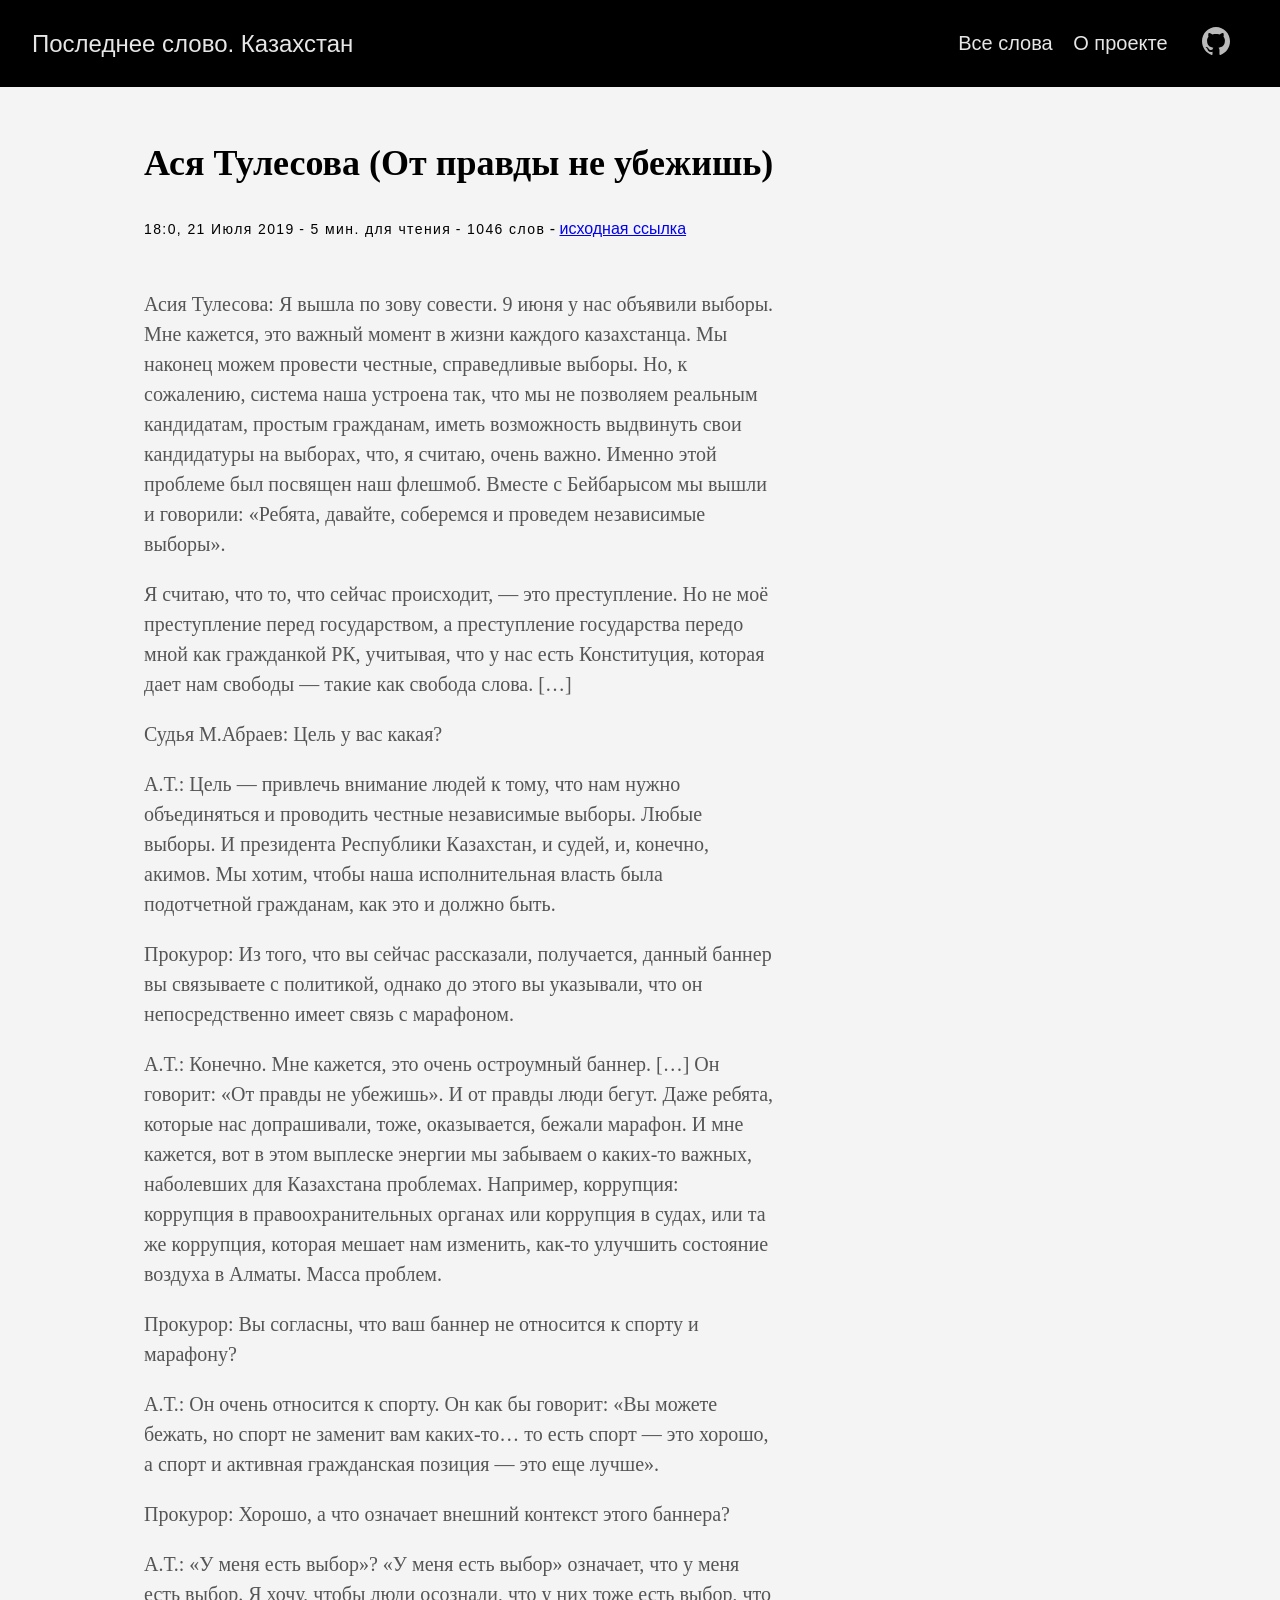
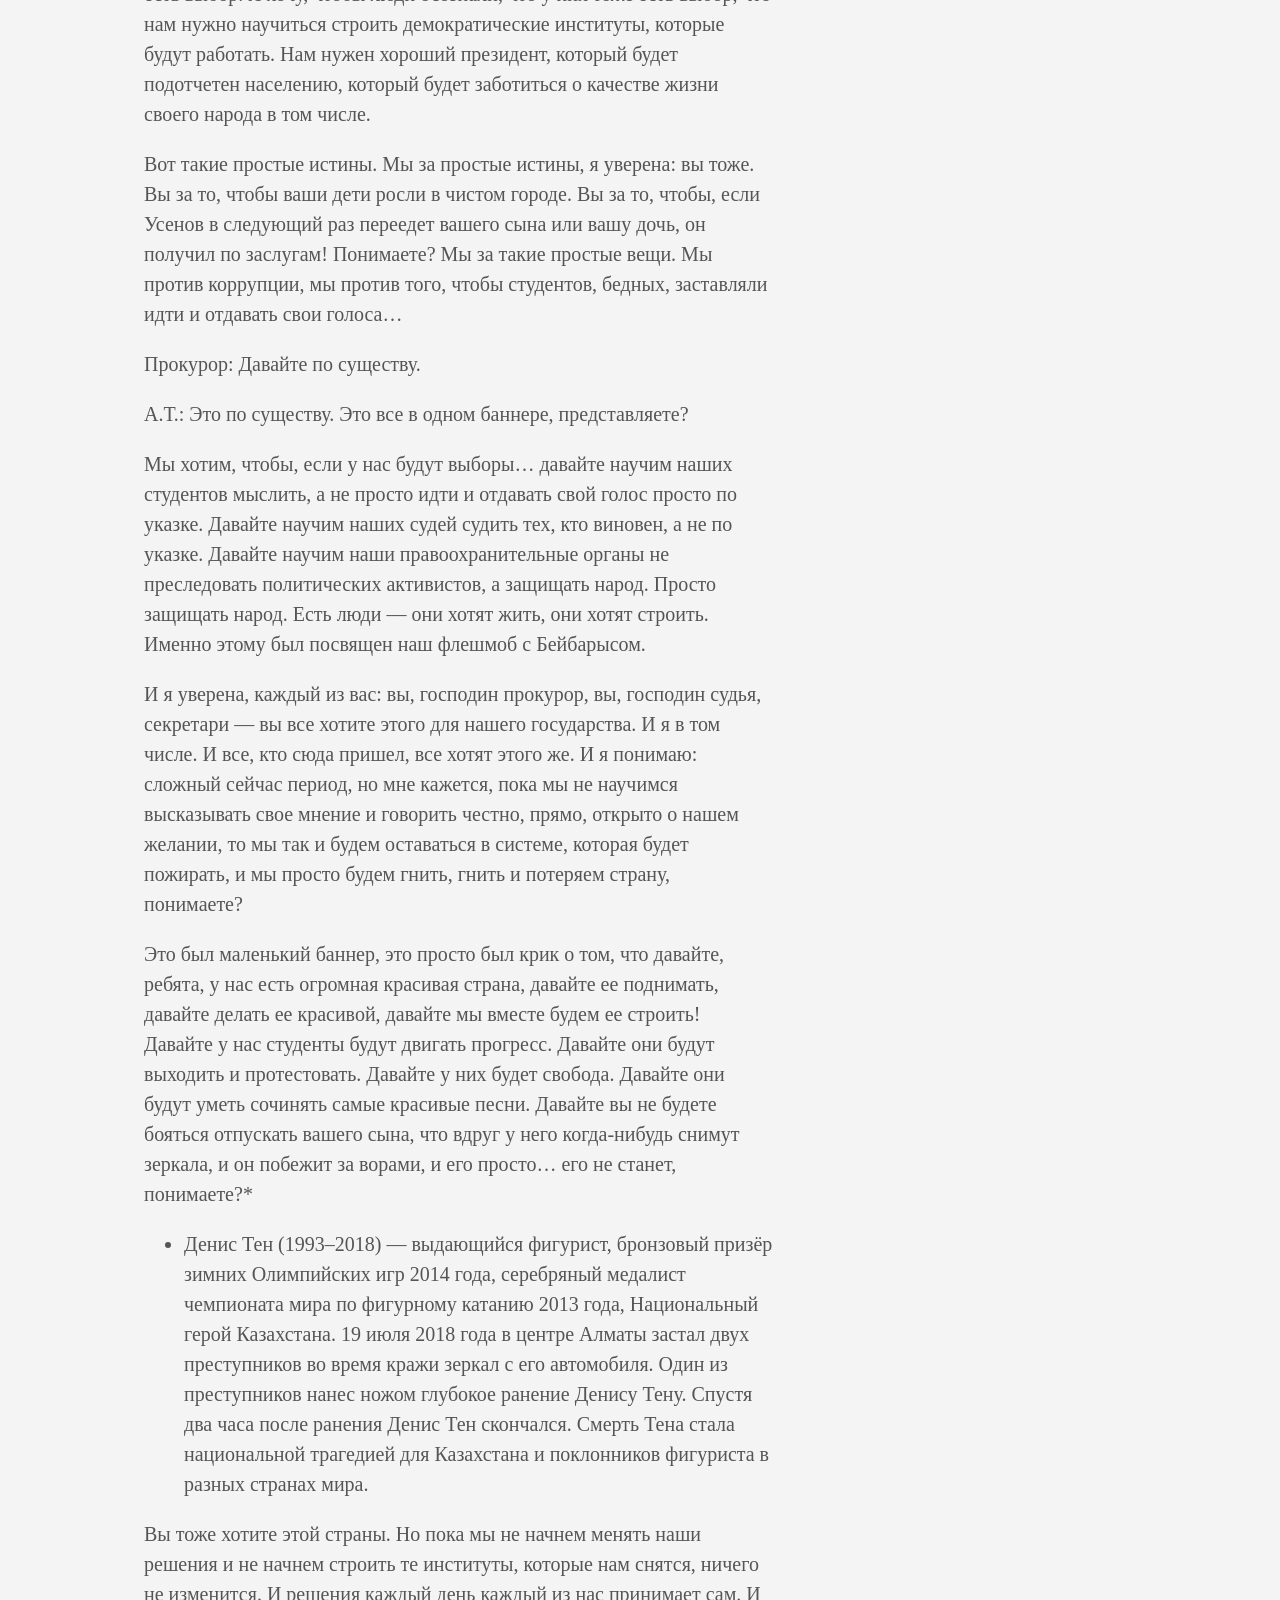
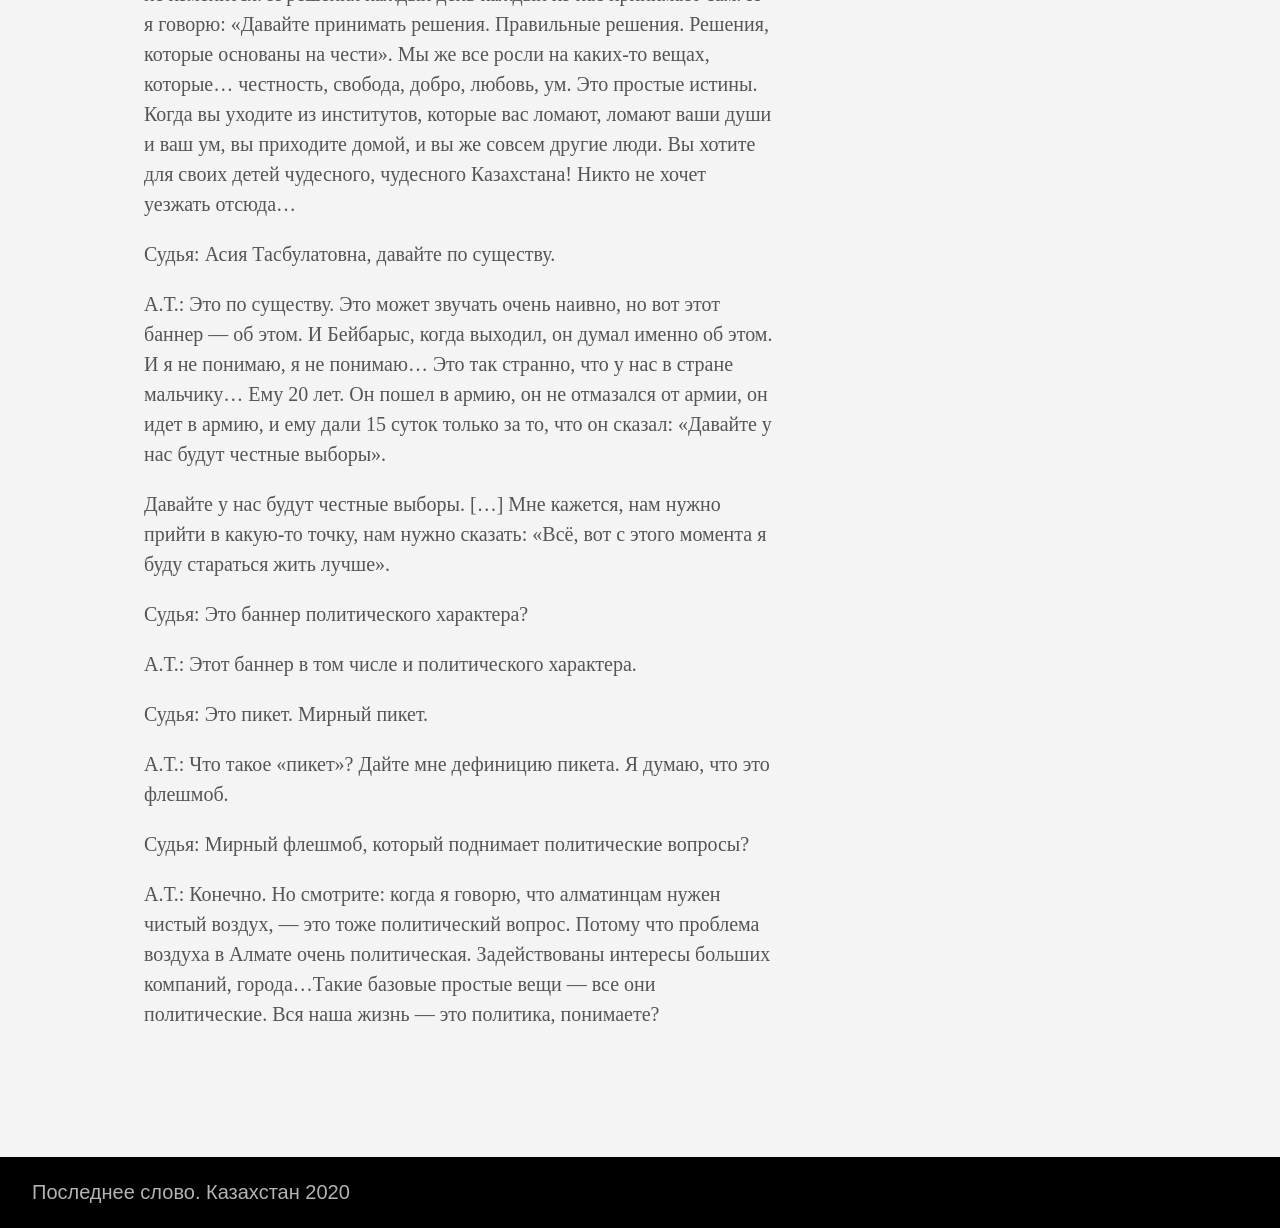
<file: posts/asya-tulesova-21-07-2019/index.html>
<!DOCTYPE html>
<html lang="ru-ru">
  <head>
    <meta charset="utf-8">
    <meta http-equiv="X-UA-Compatible" content="IE=edge,chrome=1">
    
    <title>Последнее слово. Казахстан  | Ася Тулесова (От правды не убежишь)</title>
    <meta name="viewport" content="width=device-width,minimum-scale=1">
    <meta name="generator" content="Hugo 0.60.1" />
    
    
      <META NAME="ROBOTS" CONTENT="NOINDEX, NOFOLLOW">
    

    
    
      <link href="/dist/css/app.d98f2eb6bcd1eaedb7edf166bd16af26.css" rel="stylesheet">
    

    
      <link rel="stylesheet" href="/css/sticky-footer.css">
    

    
      
<link rel="shortcut icon" href="/favicon.ico" type="image/x-icon" />

    

    

    <meta property="og:title" content="Ася Тулесова (От правды не убежишь)" />
<meta property="og:description" content="Асия Тулесова: Я вышла по зову совести. 9 июня у нас объявили выборы. Мне кажется, это важный момент в жизни каждого казахстанца. Мы наконец можем провести честные, справедливые выборы. Но, к сожалению, система наша устроена так, что мы не позволяем реальным кандидатам, простым гражданам, иметь возможность выдвинуть свои кандидатуры на выборах, что, я считаю, очень важно. Именно этой проблеме был посвящен наш флешмоб. Вместе с Бейбарысом мы вышли и говорили: «Ребята, давайте, соберемся и проведем независимые выборы»." />
<meta property="og:type" content="article" />
<meta property="og:url" content="https://kazlastword.github.io/posts/asya-tulesova-21-07-2019/" />
<meta property="article:published_time" content="2019-07-21T18:00:00+06:00" />
<meta property="article:modified_time" content="2019-07-21T18:00:00+06:00" />
<meta itemprop="name" content="Ася Тулесова (От правды не убежишь)">
<meta itemprop="description" content="Асия Тулесова: Я вышла по зову совести. 9 июня у нас объявили выборы. Мне кажется, это важный момент в жизни каждого казахстанца. Мы наконец можем провести честные, справедливые выборы. Но, к сожалению, система наша устроена так, что мы не позволяем реальным кандидатам, простым гражданам, иметь возможность выдвинуть свои кандидатуры на выборах, что, я считаю, очень важно. Именно этой проблеме был посвящен наш флешмоб. Вместе с Бейбарысом мы вышли и говорили: «Ребята, давайте, соберемся и проведем независимые выборы».">
<meta itemprop="datePublished" content="2019-07-21T18:00:00&#43;06:00" />
<meta itemprop="dateModified" content="2019-07-21T18:00:00&#43;06:00" />
<meta itemprop="wordCount" content="1046">



<meta itemprop="keywords" content="" /><meta name="twitter:card" content="summary"/>
<meta name="twitter:title" content="Ася Тулесова (От правды не убежишь)"/>
<meta name="twitter:description" content="Асия Тулесова: Я вышла по зову совести. 9 июня у нас объявили выборы. Мне кажется, это важный момент в жизни каждого казахстанца. Мы наконец можем провести честные, справедливые выборы. Но, к сожалению, система наша устроена так, что мы не позволяем реальным кандидатам, простым гражданам, иметь возможность выдвинуть свои кандидатуры на выборах, что, я считаю, очень важно. Именно этой проблеме был посвящен наш флешмоб. Вместе с Бейбарысом мы вышли и говорили: «Ребята, давайте, соберемся и проведем независимые выборы»."/>

  </head>

  <body class="site-body ma0 avenir bg-near-white">

    
   
  

  <header>
    <div class="bg-black">
      <nav class="pv3 ph3 ph4-ns" role="navigation">
  <div class="flex-l justify-between items-center center">
    <a href="https://kazlastword.github.io" class="f3 fw2 hover-white no-underline white-90 dib">
      Последнее слово. Казахстан
    </a>
    <div class="flex-l items-center">
      

      
        <ul class="pl0 mr3">
          
          <li class="list f5 f4-ns fw4 dib pr3">
            <a class="hover-white no-underline white-90" href="/posts/" title="Все слова page">
              Все слова
            </a>
          </li>
          
          <li class="list f5 f4-ns fw4 dib pr3">
            <a class="hover-white no-underline white-90" href="/about/" title="О проекте page">
              О проекте
            </a>
          </li>
          
        </ul>
      
      







<a href="https://github.com/kazlastword/kazlastword.github.io" target="_blank" class="link-transition github link dib z-999 pt3 pt0-l mr1" title="Github link" rel="noopener" aria-label="follow on Github——Opens in a new window">
  <svg  height="32px"  style="enable-background:new 0 0 512 512;" version="1.1" viewBox="0 0 512 512" width="32px" xml:space="preserve" xmlns="http://www.w3.org/2000/svg" xmlns:xlink="http://www.w3.org/1999/xlink" >
  <path d="M256,32C132.3,32,32,134.8,32,261.7c0,101.5,64.2,187.5,153.2,217.9c11.2,2.1,15.3-5,15.3-11.1   c0-5.5-0.2-19.9-0.3-39.1c-62.3,13.9-75.5-30.8-75.5-30.8c-10.2-26.5-24.9-33.6-24.9-33.6c-20.3-14.3,1.5-14,1.5-14   c22.5,1.6,34.3,23.7,34.3,23.7c20,35.1,52.4,25,65.2,19.1c2-14.8,7.8-25,14.2-30.7c-49.7-5.8-102-25.5-102-113.5   c0-25.1,8.7-45.6,23-61.6c-2.3-5.8-10-29.2,2.2-60.8c0,0,18.8-6.2,61.6,23.5c17.9-5.1,37-7.6,56.1-7.7c19,0.1,38.2,2.6,56.1,7.7   c42.8-29.7,61.5-23.5,61.5-23.5c12.2,31.6,4.5,55,2.2,60.8c14.3,16.1,23,36.6,23,61.6c0,88.2-52.4,107.6-102.3,113.3   c8,7.1,15.2,21.1,15.2,42.5c0,30.7-0.3,55.5-0.3,63c0,6.1,4,13.3,15.4,11C415.9,449.1,480,363.1,480,261.7   C480,134.8,379.7,32,256,32z"/>
</svg>

<span class="new-window"><svg  height="8px"  style="enable-background:new 0 0 1000 1000;" version="1.1" viewBox="0 0 1000 1000" width="8px" xml:space="preserve" xmlns="http://www.w3.org/2000/svg" xmlns:xlink="http://www.w3.org/1999/xlink" >
<path d="M598 128h298v298h-86v-152l-418 418-60-60 418-418h-152v-86zM810 810v-298h86v298c0 46-40 86-86 86h-596c-48 0-86-40-86-86v-596c0-46 38-86 86-86h298v86h-298v596h596z" style="fill-rule:evenodd;clip-rule:evenodd;fill:;"/>
</svg>
</span></a>






    </div>
  </div>
</nav>

    </div>
  </header>



    <main class="site-content" role="main">
      
  
  <article class="flex-l flex-wrap justify-between mw8 center ph3">

    <header class="mt4 w-100">
      <h1 class="f2 athelas mb1">Ася Тулесова (От правды не убежишь)</h1>
      
      <time class="f6 mv4 dib tracked" datetime="2019-07-21T18:00:00&#43;06:00">
        18:0, 21 Июля 2019
      </time>

      
        <span class="f6 mv4 dib tracked"> - 5 мин. для чтения</span>
        <span class="f6 mv4 dib tracked"> - 1046 слов </span>
       -
      
        <a href="https://adamdar.ca/post/slovo-asi" > исходная ссылка </a>
      
    </header>

    <section class="nested-copy-line-height lh-copy serif f4 nested-links nested-img mid-gray pr4-l w-two-thirds-l"><p>Асия Тулесова: Я вышла по зову совести. 9 июня у нас объявили выборы. Мне кажется, это важный момент в жизни каждого казахстанца. Мы наконец можем провести честные, справедливые выборы. Но, к сожалению, система наша устроена так, что мы не позволяем реальным кандидатам, простым гражданам, иметь возможность выдвинуть свои кандидатуры на выборах, что, я считаю, очень важно. Именно этой проблеме был посвящен наш флешмоб. Вместе с Бейбарысом мы вышли и говорили: «Ребята, давайте, соберемся и проведем независимые выборы».</p>
<p>Я считаю, что то, что сейчас происходит, — это преступление. Но не моё преступление перед государством, а преступление государства передо мной как гражданкой РК, учитывая, что у нас есть Конституция, которая дает нам свободы — такие как свобода слова. […]</p>
<p>Судья М.Абраев: Цель у вас какая?</p>
<p>А.Т.: Цель — привлечь внимание людей к тому, что нам нужно объединяться и проводить честные независимые выборы. Любые выборы. И президента Республики Казахстан, и судей, и, конечно, акимов. Мы хотим, чтобы наша исполнительная власть была подотчетной гражданам, как это и должно быть.</p>
<p>Прокурор: Из того, что вы сейчас рассказали, получается, данный баннер вы связываете с политикой, однако до этого вы указывали, что он непосредственно имеет связь с марафоном.</p>
<p>А.Т.: Конечно. Мне кажется, это очень остроумный баннер. […] Он говорит: «От правды не убежишь». И от правды люди бегут. Даже ребята, которые нас допрашивали, тоже, оказывается, бежали марафон. И мне кажется, вот в этом выплеске энергии мы забываем о каких-то важных, наболевших для Казахстана проблемах. Например, коррупция: коррупция в правоохранительных органах или коррупция в судах, или та же коррупция, которая мешает нам изменить, как-то улучшить состояние воздуха в Алматы. Масса проблем.</p>
<p>Прокурор: Вы согласны, что ваш баннер не относится к спорту и марафону?</p>
<p>А.Т.: Он очень относится к спорту. Он как бы говорит: «Вы можете бежать, но спорт не заменит вам каких-то… то есть спорт — это хорошо, а спорт и активная гражданская позиция — это еще лучше».</p>
<p>Прокурор: Хорошо, а что означает внешний контекст этого баннера?</p>
<p>А.Т.: «У меня есть выбор»? «У меня есть выбор» означает, что у меня есть выбор. Я хочу, чтобы люди осознали, что у них тоже есть выбор, что нам нужно научиться строить демократические институты, которые будут работать. Нам нужен хороший президент, который будет подотчетен населению, который будет заботиться о качестве жизни своего народа в том числе.</p>
<p>Вот такие простые истины. Мы за простые истины, я уверена: вы тоже. Вы за то, чтобы ваши дети росли в чистом городе. Вы за то, чтобы, если Усенов в следующий раз переедет вашего сына или вашу дочь, он получил по заслугам! Понимаете? Мы за такие простые вещи. Мы против коррупции, мы против того, чтобы студентов, бедных, заставляли идти и отдавать свои голоса…</p>
<p>Прокурор: Давайте по существу.</p>
<p>А.Т.: Это по существу. Это все в одном баннере, представляете?</p>
<p>Мы хотим, чтобы, если у нас будут выборы… давайте научим наших студентов мыслить, а не просто идти и отдавать свой голос просто по указке. Давайте научим наших судей судить тех, кто виновен, а не по указке. Давайте научим наши правоохранительные органы не преследовать политических активистов, а защищать народ. Просто защищать народ. Есть люди — они хотят жить, они хотят строить. Именно этому был посвящен наш флешмоб с Бейбарысом.</p>
<p>И я уверена, каждый из вас: вы, господин прокурор, вы, господин судья, секретари — вы все хотите этого для нашего государства. И я в том числе. И все, кто сюда пришел, все хотят этого же. И я понимаю: сложный сейчас период, но мне кажется, пока мы не научимся высказывать свое мнение и говорить честно, прямо, открыто о нашем желании, то мы так и будем оставаться в системе, которая будет пожирать, и мы просто будем гнить, гнить и потеряем страну, понимаете?</p>
<p>Это был маленький баннер, это просто был крик о том, что давайте, ребята, у нас есть огромная красивая страна, давайте ее поднимать, давайте делать ее красивой, давайте мы вместе будем ее строить! Давайте у нас студенты будут двигать прогресс. Давайте они будут выходить и протестовать. Давайте у них будет свобода. Давайте они будут уметь сочинять самые красивые песни. Давайте вы не будете бояться отпускать вашего сына, что вдруг у него когда-нибудь снимут зеркала, и он побежит за ворами, и его просто… его не станет, понимаете?*</p>
<ul>
<li>Денис Тен (1993–2018) — выдающийся фигурист, бронзовый призёр зимних Олимпийских игр 2014 года, серебряный медалист чемпионата мира по фигурному катанию 2013 года, Национальный герой Казахстана. 19 июля 2018 года в центре Алматы застал двух преступников во время кражи зеркал с его автомобиля. Один из преступников нанес ножом глубокое ранение Денису Тену. Спустя два часа после ранения Денис Тен скончался. Смерть Тена стала национальной трагедией для Казахстана и поклонников фигуриста в разных странах мира.</li>
</ul>
<p>Вы тоже хотите этой страны. Но пока мы не начнем менять наши решения и не начнем строить те институты, которые нам снятся, ничего не изменится. И решения каждый день каждый из нас принимает сам. И я говорю: «Давайте принимать решения. Правильные решения. Решения, которые основаны на чести». Мы же все росли на каких-то вещах, которые… честность, свобода, добро, любовь, ум. Это простые истины. Когда вы уходите из институтов, которые вас ломают, ломают ваши души и ваш ум, вы приходите домой, и вы же совсем другие люди. Вы хотите для своих детей чудесного, чудесного Казахстана! Никто не хочет уезжать отсюда…</p>
<p>Судья: Асия Тасбулатовна, давайте по существу.</p>
<p>А.Т.: Это по существу. Это может звучать очень наивно, но вот этот баннер — об этом. И Бейбарыс, когда выходил, он думал именно об этом. И я не понимаю, я не понимаю… Это так странно, что у нас в стране мальчику… Ему 20 лет. Он пошел в армию, он не отмазался от армии, он идет в армию, и ему дали 15 суток только за то, что он сказал: «Давайте у нас будут честные выборы».</p>
<p>Давайте у нас будут честные выборы. […] Мне кажется, нам нужно прийти в какую-то точку, нам нужно сказать: «Всё, вот с этого момента я буду стараться жить лучше».</p>
<p>Судья: Это баннер политического характера?</p>
<p>А.Т.: Этот баннер в том числе и политического характера.</p>
<p>Судья: Это пикет. Мирный пикет.</p>
<p>А.Т.: Что такое «пикет»? Дайте мне дефиницию пикета. Я думаю, что это флешмоб.</p>
<p>Судья: Мирный флешмоб, который поднимает политические вопросы?</p>
<p>А.Т.: Конечно. Но смотрите: когда я говорю, что алматинцам нужен чистый воздух, — это тоже политический вопрос. Потому что проблема воздуха в Алмате очень политическая. Задействованы интересы больших компаний, города…Такие базовые простые вещи — все они политические. Вся наша жизнь — это политика, понимаете?</p>
<ul class="pa0">
  
</ul>
<div class="mt6">
      
      
      </div>
    </section>

    <aside class="w-30-l mt6-l">




</aside>

  </article>

    </main>
    
<footer class="bg-black bottom-0 w-100 pa3 sticky-footer" role="contentinfo">
  <div class="flex justify-between">
  <a class="f4 fw4 hover-white no-underline white-70 dn dib-ns pv2 ph3" href="https://kazlastword.github.io" >
    Последнее слово. Казахстан 2020
  </a>
  </div>
</footer>

    

  <script src="/dist/js/app.3fc0f988d21662902933.js"></script>



  </body>
</html>
</file>
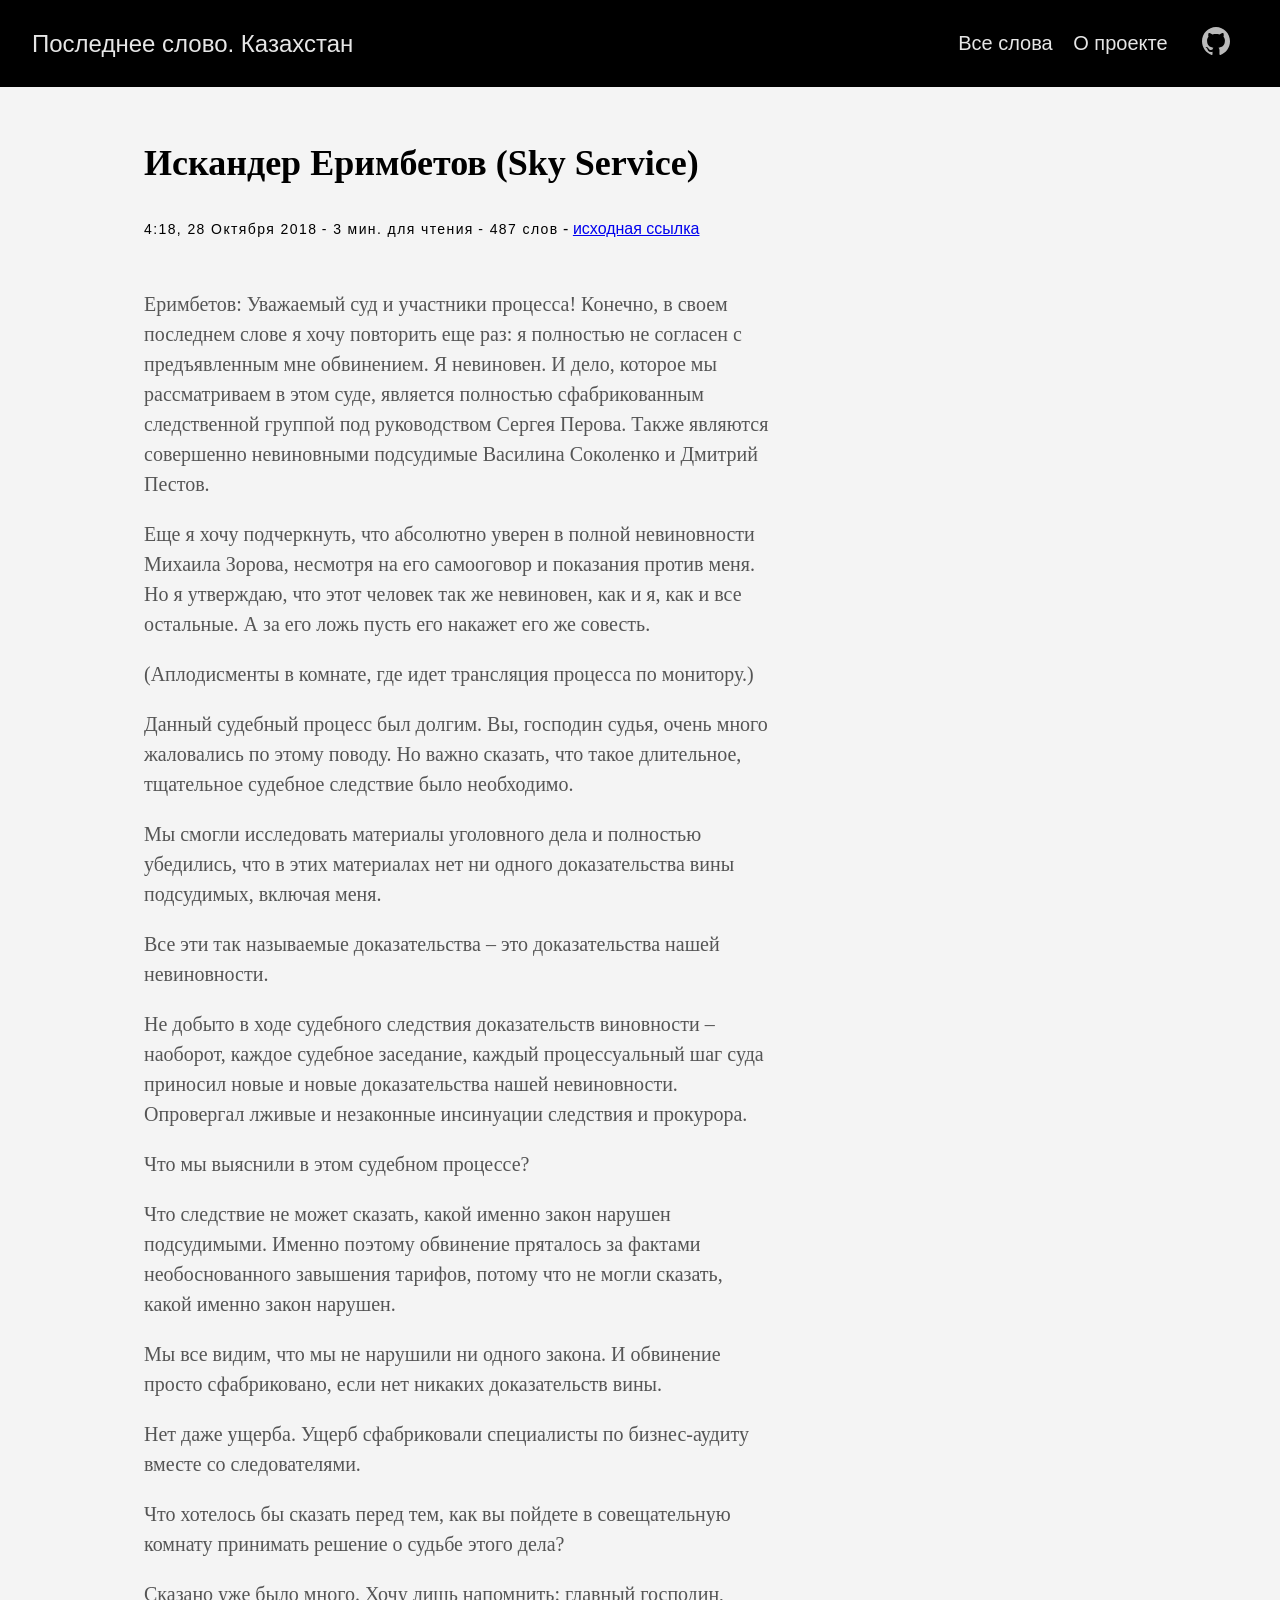
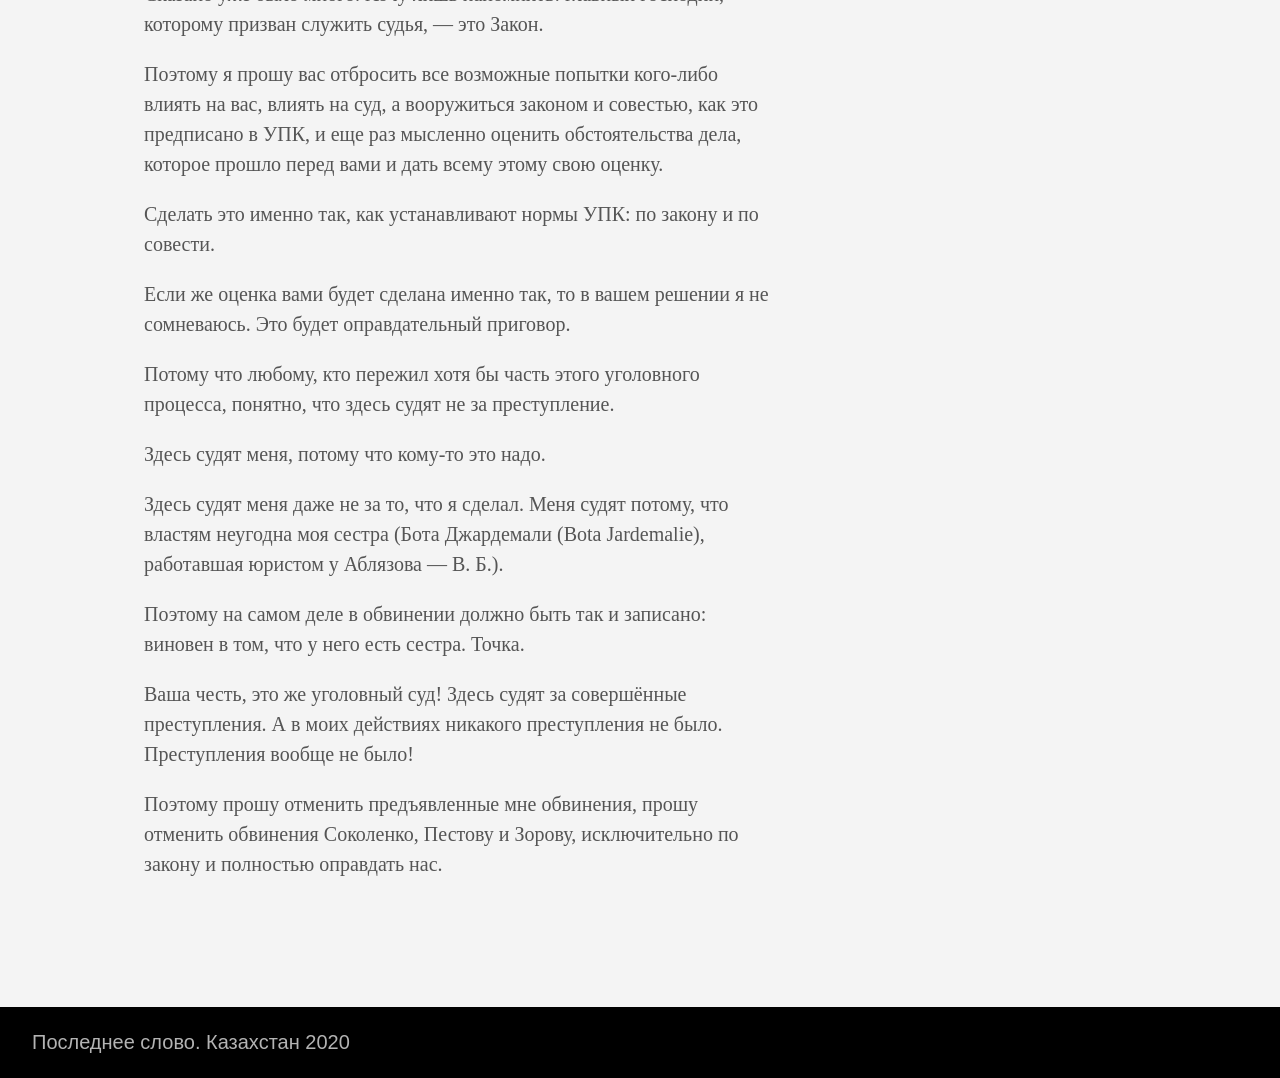
<file: posts/iskander-yerimbetov-22-10-2018/index.html>
<!DOCTYPE html>
<html lang="ru-ru">
  <head>
    <meta charset="utf-8">
    <meta http-equiv="X-UA-Compatible" content="IE=edge,chrome=1">
    
    <title>Последнее слово. Казахстан  | Искандер Еримбетов (Sky Service)</title>
    <meta name="viewport" content="width=device-width,minimum-scale=1">
    <meta name="generator" content="Hugo 0.60.1" />
    
    
      <META NAME="ROBOTS" CONTENT="NOINDEX, NOFOLLOW">
    

    
    
      <link href="/dist/css/app.d98f2eb6bcd1eaedb7edf166bd16af26.css" rel="stylesheet">
    

    
      <link rel="stylesheet" href="/css/sticky-footer.css">
    

    
      
<link rel="shortcut icon" href="/favicon.ico" type="image/x-icon" />

    

    

    <meta property="og:title" content="Искандер Еримбетов (Sky Service)" />
<meta property="og:description" content="Еримбетов: Уважаемый суд и участники процесса! Конечно, в своем последнем слове я хочу повторить еще раз: я полностью не согласен с предъявленным мне обвинением. Я невиновен. И дело, которое мы рассматриваем в этом суде, является полностью сфабрикованным следственной группой под руководством Сергея Перова. Также являются совершенно невиновными подсудимые Василина Соколенко и Дмитрий Пестов.
Еще я хочу подчеркнуть, что абсолютно уверен в полной невиновности Михаила Зорова, несмотря на его самооговор и показания против меня." />
<meta property="og:type" content="article" />
<meta property="og:url" content="https://kazlastword.github.io/posts/iskander-yerimbetov-22-10-2018/" />
<meta property="article:published_time" content="2018-10-28T04:18:00+06:00" />
<meta property="article:modified_time" content="2018-10-28T04:18:00+06:00" />
<meta itemprop="name" content="Искандер Еримбетов (Sky Service)">
<meta itemprop="description" content="Еримбетов: Уважаемый суд и участники процесса! Конечно, в своем последнем слове я хочу повторить еще раз: я полностью не согласен с предъявленным мне обвинением. Я невиновен. И дело, которое мы рассматриваем в этом суде, является полностью сфабрикованным следственной группой под руководством Сергея Перова. Также являются совершенно невиновными подсудимые Василина Соколенко и Дмитрий Пестов.
Еще я хочу подчеркнуть, что абсолютно уверен в полной невиновности Михаила Зорова, несмотря на его самооговор и показания против меня.">
<meta itemprop="datePublished" content="2018-10-28T04:18:00&#43;06:00" />
<meta itemprop="dateModified" content="2018-10-28T04:18:00&#43;06:00" />
<meta itemprop="wordCount" content="487">



<meta itemprop="keywords" content="" /><meta name="twitter:card" content="summary"/>
<meta name="twitter:title" content="Искандер Еримбетов (Sky Service)"/>
<meta name="twitter:description" content="Еримбетов: Уважаемый суд и участники процесса! Конечно, в своем последнем слове я хочу повторить еще раз: я полностью не согласен с предъявленным мне обвинением. Я невиновен. И дело, которое мы рассматриваем в этом суде, является полностью сфабрикованным следственной группой под руководством Сергея Перова. Также являются совершенно невиновными подсудимые Василина Соколенко и Дмитрий Пестов.
Еще я хочу подчеркнуть, что абсолютно уверен в полной невиновности Михаила Зорова, несмотря на его самооговор и показания против меня."/>

  </head>

  <body class="site-body ma0 avenir bg-near-white">

    
   
  

  <header>
    <div class="bg-black">
      <nav class="pv3 ph3 ph4-ns" role="navigation">
  <div class="flex-l justify-between items-center center">
    <a href="https://kazlastword.github.io" class="f3 fw2 hover-white no-underline white-90 dib">
      Последнее слово. Казахстан
    </a>
    <div class="flex-l items-center">
      

      
        <ul class="pl0 mr3">
          
          <li class="list f5 f4-ns fw4 dib pr3">
            <a class="hover-white no-underline white-90" href="/posts/" title="Все слова page">
              Все слова
            </a>
          </li>
          
          <li class="list f5 f4-ns fw4 dib pr3">
            <a class="hover-white no-underline white-90" href="/about/" title="О проекте page">
              О проекте
            </a>
          </li>
          
        </ul>
      
      







<a href="https://github.com/kazlastword/kazlastword.github.io" target="_blank" class="link-transition github link dib z-999 pt3 pt0-l mr1" title="Github link" rel="noopener" aria-label="follow on Github——Opens in a new window">
  <svg  height="32px"  style="enable-background:new 0 0 512 512;" version="1.1" viewBox="0 0 512 512" width="32px" xml:space="preserve" xmlns="http://www.w3.org/2000/svg" xmlns:xlink="http://www.w3.org/1999/xlink" >
  <path d="M256,32C132.3,32,32,134.8,32,261.7c0,101.5,64.2,187.5,153.2,217.9c11.2,2.1,15.3-5,15.3-11.1   c0-5.5-0.2-19.9-0.3-39.1c-62.3,13.9-75.5-30.8-75.5-30.8c-10.2-26.5-24.9-33.6-24.9-33.6c-20.3-14.3,1.5-14,1.5-14   c22.5,1.6,34.3,23.7,34.3,23.7c20,35.1,52.4,25,65.2,19.1c2-14.8,7.8-25,14.2-30.7c-49.7-5.8-102-25.5-102-113.5   c0-25.1,8.7-45.6,23-61.6c-2.3-5.8-10-29.2,2.2-60.8c0,0,18.8-6.2,61.6,23.5c17.9-5.1,37-7.6,56.1-7.7c19,0.1,38.2,2.6,56.1,7.7   c42.8-29.7,61.5-23.5,61.5-23.5c12.2,31.6,4.5,55,2.2,60.8c14.3,16.1,23,36.6,23,61.6c0,88.2-52.4,107.6-102.3,113.3   c8,7.1,15.2,21.1,15.2,42.5c0,30.7-0.3,55.5-0.3,63c0,6.1,4,13.3,15.4,11C415.9,449.1,480,363.1,480,261.7   C480,134.8,379.7,32,256,32z"/>
</svg>

<span class="new-window"><svg  height="8px"  style="enable-background:new 0 0 1000 1000;" version="1.1" viewBox="0 0 1000 1000" width="8px" xml:space="preserve" xmlns="http://www.w3.org/2000/svg" xmlns:xlink="http://www.w3.org/1999/xlink" >
<path d="M598 128h298v298h-86v-152l-418 418-60-60 418-418h-152v-86zM810 810v-298h86v298c0 46-40 86-86 86h-596c-48 0-86-40-86-86v-596c0-46 38-86 86-86h298v86h-298v596h596z" style="fill-rule:evenodd;clip-rule:evenodd;fill:;"/>
</svg>
</span></a>






    </div>
  </div>
</nav>

    </div>
  </header>



    <main class="site-content" role="main">
      
  
  <article class="flex-l flex-wrap justify-between mw8 center ph3">

    <header class="mt4 w-100">
      <h1 class="f2 athelas mb1">Искандер Еримбетов (Sky Service)</h1>
      
      <time class="f6 mv4 dib tracked" datetime="2018-10-28T04:18:00&#43;06:00">
        4:18, 28 Октября 2018
      </time>

      
        <span class="f6 mv4 dib tracked"> - 3 мин. для чтения</span>
        <span class="f6 mv4 dib tracked"> - 487 слов </span>
       -
      
        <a href="http://tirek.info/iskander-erimbetov-my-ne-narushili-ni-odnogo-zakona-chast-5/" > исходная ссылка </a>
      
    </header>

    <section class="nested-copy-line-height lh-copy serif f4 nested-links nested-img mid-gray pr4-l w-two-thirds-l"><p>Еримбетов: Уважаемый суд и участники процесса! Конечно, в своем последнем слове я хочу повторить еще раз: я полностью не согласен с предъявленным мне обвинением. Я невиновен. И дело, которое мы рассматриваем в этом суде, является полностью сфабрикованным следственной группой под руководством Сергея Перова. Также являются совершенно невиновными подсудимые Василина Соколенко и Дмитрий Пестов.</p>
<p>Еще я хочу подчеркнуть, что абсолютно уверен в полной невиновности Михаила Зорова, несмотря на его самооговор и показания против меня. Но я утверждаю, что этот человек так же невиновен, как и я, как и все остальные. А за его ложь пусть его накажет его же совесть.</p>
<p>(Аплодисменты в комнате, где идет трансляция процесса по монитору.)</p>
<p>Данный судебный процесс был долгим. Вы, господин судья, очень много жаловались по этому поводу. Но важно сказать, что такое длительное, тщательное судебное следствие было необходимо.</p>
<p>Мы смогли исследовать материалы уголовного дела и полностью убедились, что в этих материалах нет ни одного доказательства вины подсудимых, включая меня.</p>
<p>Все эти так называемые доказательства – это доказательства нашей невиновности.</p>
<p>Не добыто в ходе судебного следствия доказательств виновности – наоборот, каждое судебное заседание, каждый процессуальный шаг суда приносил новые и новые доказательства нашей невиновности. Опровергал лживые и незаконные инсинуации следствия и прокурора.</p>
<p>Что мы выяснили в этом судебном процессе?</p>
<p>Что следствие не может сказать, какой именно закон нарушен подсудимыми. Именно поэтому обвинение пряталось за фактами необоснованного завышения тарифов, потому что не могли сказать, какой именно закон нарушен.</p>
<p>Мы все видим, что мы не нарушили ни одного закона. И обвинение просто сфабриковано, если нет никаких доказательств вины.</p>
<p>Нет даже ущерба. Ущерб сфабриковали специалисты по бизнес-аудиту вместе со следователями.</p>
<p>Что хотелось бы сказать перед тем, как вы пойдете в совещательную комнату принимать решение о судьбе этого дела?</p>
<p>Сказано уже было много. Хочу лишь напомнить: главный господин, которому призван служить судья, — это Закон.</p>
<p>Поэтому я прошу вас отбросить все возможные попытки кого-либо влиять на вас, влиять на суд, а вооружиться законом и совестью, как это предписано в УПК, и еще раз мысленно оценить обстоятельства дела, которое прошло перед вами и дать всему этому свою оценку.</p>
<p>Сделать это именно так, как устанавливают нормы УПК: по закону и по совести.</p>
<p>Если же оценка вами будет сделана именно так, то в вашем решении я не сомневаюсь. Это будет оправдательный приговор.</p>
<p>Потому что любому, кто пережил хотя бы часть этого уголовного процесса, понятно, что здесь судят не за преступление.</p>
<p>Здесь судят меня, потому что кому-то это надо.</p>
<p>Здесь судят меня даже не за то, что я сделал. Меня судят потому, что властям неугодна моя сестра (Бота Джардемали (Bota Jardemalie), работавшая юристом у Аблязова — В. Б.).</p>
<p>Поэтому на самом деле в обвинении должно быть так и записано: виновен в том, что у него есть сестра. Точка.</p>
<p>Ваша честь, это же уголовный суд! Здесь судят за совершённые преступления. А в моих действиях никакого преступления не было. Преступления вообще не было!</p>
<p>Поэтому прошу отменить предъявленные мне обвинения, прошу отменить обвинения Соколенко, Пестову и Зорову, исключительно по закону и полностью оправдать нас.</p>
<ul class="pa0">
  
</ul>
<div class="mt6">
      
      
      </div>
    </section>

    <aside class="w-30-l mt6-l">




</aside>

  </article>

    </main>
    
<footer class="bg-black bottom-0 w-100 pa3 sticky-footer" role="contentinfo">
  <div class="flex justify-between">
  <a class="f4 fw4 hover-white no-underline white-70 dn dib-ns pv2 ph3" href="https://kazlastword.github.io" >
    Последнее слово. Казахстан 2020
  </a>
  </div>
</footer>

    

  <script src="/dist/js/app.3fc0f988d21662902933.js"></script>



  </body>
</html>
</file>
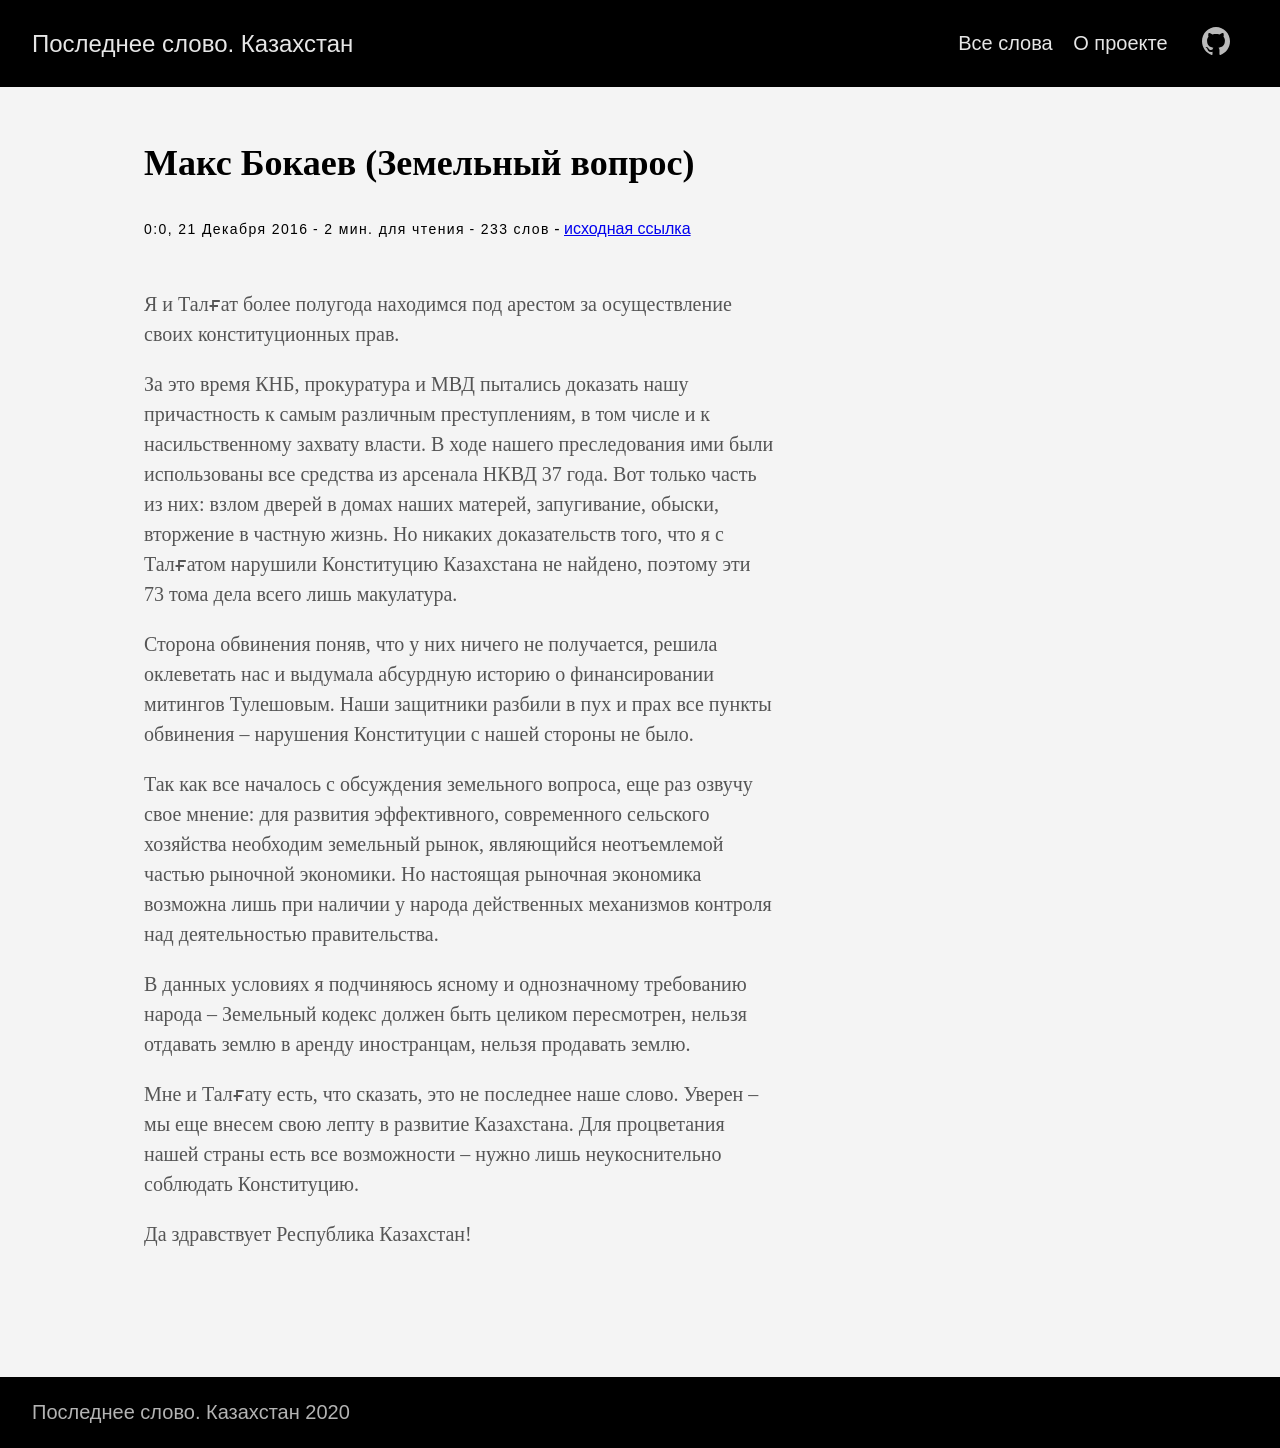
<file: posts/max-bokayev-24-07-2016/index.html>
<!DOCTYPE html>
<html lang="ru-ru">
  <head>
    <meta charset="utf-8">
    <meta http-equiv="X-UA-Compatible" content="IE=edge,chrome=1">
    
    <title>Последнее слово. Казахстан  | Макс Бокаев (Земельный вопрос)</title>
    <meta name="viewport" content="width=device-width,minimum-scale=1">
    <meta name="generator" content="Hugo 0.60.1" />
    
    
      <META NAME="ROBOTS" CONTENT="NOINDEX, NOFOLLOW">
    

    
    
      <link href="/dist/css/app.d98f2eb6bcd1eaedb7edf166bd16af26.css" rel="stylesheet">
    

    
      <link rel="stylesheet" href="/css/sticky-footer.css">
    

    
      
<link rel="shortcut icon" href="/favicon.ico" type="image/x-icon" />

    

    

    <meta property="og:title" content="Макс Бокаев (Земельный вопрос)" />
<meta property="og:description" content="Я и Талғат более полугода находимся под арестом за осуществление своих конституционных прав.
За это время КНБ, прокуратура и МВД пытались доказать нашу причастность к самым различным преступлениям, в том числе и к насильственному захвату власти. В ходе нашего преследования ими были использованы все средства из арсенала НКВД 37 года. Вот только часть из них: взлом дверей в домах наших матерей, запугивание, обыски, вторжение в частную жизнь. Но никаких доказательств того, что я с Талғатом нарушили Конституцию Казахстана не найдено, поэтому эти 73 тома дела всего лишь макулатура." />
<meta property="og:type" content="article" />
<meta property="og:url" content="https://kazlastword.github.io/posts/max-bokayev-24-07-2016/" />
<meta property="article:published_time" content="2016-12-21T00:00:00+06:00" />
<meta property="article:modified_time" content="2016-12-21T00:00:00+06:00" />
<meta itemprop="name" content="Макс Бокаев (Земельный вопрос)">
<meta itemprop="description" content="Я и Талғат более полугода находимся под арестом за осуществление своих конституционных прав.
За это время КНБ, прокуратура и МВД пытались доказать нашу причастность к самым различным преступлениям, в том числе и к насильственному захвату власти. В ходе нашего преследования ими были использованы все средства из арсенала НКВД 37 года. Вот только часть из них: взлом дверей в домах наших матерей, запугивание, обыски, вторжение в частную жизнь. Но никаких доказательств того, что я с Талғатом нарушили Конституцию Казахстана не найдено, поэтому эти 73 тома дела всего лишь макулатура.">
<meta itemprop="datePublished" content="2016-12-21T00:00:00&#43;06:00" />
<meta itemprop="dateModified" content="2016-12-21T00:00:00&#43;06:00" />
<meta itemprop="wordCount" content="233">



<meta itemprop="keywords" content="" /><meta name="twitter:card" content="summary"/>
<meta name="twitter:title" content="Макс Бокаев (Земельный вопрос)"/>
<meta name="twitter:description" content="Я и Талғат более полугода находимся под арестом за осуществление своих конституционных прав.
За это время КНБ, прокуратура и МВД пытались доказать нашу причастность к самым различным преступлениям, в том числе и к насильственному захвату власти. В ходе нашего преследования ими были использованы все средства из арсенала НКВД 37 года. Вот только часть из них: взлом дверей в домах наших матерей, запугивание, обыски, вторжение в частную жизнь. Но никаких доказательств того, что я с Талғатом нарушили Конституцию Казахстана не найдено, поэтому эти 73 тома дела всего лишь макулатура."/>

  </head>

  <body class="site-body ma0 avenir bg-near-white">

    
   
  

  <header>
    <div class="bg-black">
      <nav class="pv3 ph3 ph4-ns" role="navigation">
  <div class="flex-l justify-between items-center center">
    <a href="https://kazlastword.github.io" class="f3 fw2 hover-white no-underline white-90 dib">
      Последнее слово. Казахстан
    </a>
    <div class="flex-l items-center">
      

      
        <ul class="pl0 mr3">
          
          <li class="list f5 f4-ns fw4 dib pr3">
            <a class="hover-white no-underline white-90" href="/posts/" title="Все слова page">
              Все слова
            </a>
          </li>
          
          <li class="list f5 f4-ns fw4 dib pr3">
            <a class="hover-white no-underline white-90" href="/about/" title="О проекте page">
              О проекте
            </a>
          </li>
          
        </ul>
      
      







<a href="https://github.com/kazlastword/kazlastword.github.io" target="_blank" class="link-transition github link dib z-999 pt3 pt0-l mr1" title="Github link" rel="noopener" aria-label="follow on Github——Opens in a new window">
  <svg  height="32px"  style="enable-background:new 0 0 512 512;" version="1.1" viewBox="0 0 512 512" width="32px" xml:space="preserve" xmlns="http://www.w3.org/2000/svg" xmlns:xlink="http://www.w3.org/1999/xlink" >
  <path d="M256,32C132.3,32,32,134.8,32,261.7c0,101.5,64.2,187.5,153.2,217.9c11.2,2.1,15.3-5,15.3-11.1   c0-5.5-0.2-19.9-0.3-39.1c-62.3,13.9-75.5-30.8-75.5-30.8c-10.2-26.5-24.9-33.6-24.9-33.6c-20.3-14.3,1.5-14,1.5-14   c22.5,1.6,34.3,23.7,34.3,23.7c20,35.1,52.4,25,65.2,19.1c2-14.8,7.8-25,14.2-30.7c-49.7-5.8-102-25.5-102-113.5   c0-25.1,8.7-45.6,23-61.6c-2.3-5.8-10-29.2,2.2-60.8c0,0,18.8-6.2,61.6,23.5c17.9-5.1,37-7.6,56.1-7.7c19,0.1,38.2,2.6,56.1,7.7   c42.8-29.7,61.5-23.5,61.5-23.5c12.2,31.6,4.5,55,2.2,60.8c14.3,16.1,23,36.6,23,61.6c0,88.2-52.4,107.6-102.3,113.3   c8,7.1,15.2,21.1,15.2,42.5c0,30.7-0.3,55.5-0.3,63c0,6.1,4,13.3,15.4,11C415.9,449.1,480,363.1,480,261.7   C480,134.8,379.7,32,256,32z"/>
</svg>

<span class="new-window"><svg  height="8px"  style="enable-background:new 0 0 1000 1000;" version="1.1" viewBox="0 0 1000 1000" width="8px" xml:space="preserve" xmlns="http://www.w3.org/2000/svg" xmlns:xlink="http://www.w3.org/1999/xlink" >
<path d="M598 128h298v298h-86v-152l-418 418-60-60 418-418h-152v-86zM810 810v-298h86v298c0 46-40 86-86 86h-596c-48 0-86-40-86-86v-596c0-46 38-86 86-86h298v86h-298v596h596z" style="fill-rule:evenodd;clip-rule:evenodd;fill:;"/>
</svg>
</span></a>






    </div>
  </div>
</nav>

    </div>
  </header>



    <main class="site-content" role="main">
      
  
  <article class="flex-l flex-wrap justify-between mw8 center ph3">

    <header class="mt4 w-100">
      <h1 class="f2 athelas mb1">Макс Бокаев (Земельный вопрос)</h1>
      
      <time class="f6 mv4 dib tracked" datetime="2016-12-21T00:00:00&#43;06:00">
        0:0, 21 Декабря 2016
      </time>

      
        <span class="f6 mv4 dib tracked"> - 2 мин. для чтения</span>
        <span class="f6 mv4 dib tracked"> - 233 слов </span>
       -
      
        <a href="https://pana-defenders.info/person/bokaev-maks/" > исходная ссылка </a>
      
    </header>

    <section class="nested-copy-line-height lh-copy serif f4 nested-links nested-img mid-gray pr4-l w-two-thirds-l"><p>Я и Талғат более полугода находимся под арестом за осуществление своих конституционных прав.</p>
<p>За это время КНБ, прокуратура и МВД пытались доказать нашу причастность к самым различным преступлениям, в том числе и к насильственному захвату власти. В ходе нашего преследования ими были использованы все средства из арсенала НКВД 37 года. Вот только часть из них: взлом дверей в домах наших матерей, запугивание, обыски, вторжение в частную жизнь. Но никаких доказательств того, что я с Талғатом нарушили Конституцию Казахстана не найдено, поэтому эти 73 тома дела всего лишь макулатура.</p>
<p>Сторона обвинения поняв, что у них ничего не получается, решила оклеветать нас и выдумала абсурдную историю о финансировании митингов Тулешовым. Наши защитники разбили в пух и прах все пункты обвинения – нарушения Конституции с нашей стороны не было.</p>
<p>Так как все началось с обсуждения земельного вопроса, еще раз озвучу свое мнение: для развития эффективного, современного сельского хозяйства необходим земельный рынок, являющийся неотъемлемой частью рыночной экономики. Но настоящая рыночная экономика возможна лишь при наличии у народа действенных механизмов контроля над деятельностью правительства.</p>
<p>В данных условиях я подчиняюсь ясному и однозначному требованию народа – Земельный кодекс должен быть целиком пересмотрен, нельзя отдавать землю в аренду иностранцам, нельзя продавать землю.</p>
<p>Мне и Талғату есть, что сказать, это не последнее наше слово. Уверен – мы еще внесем свою лепту в развитие Казахстана. Для процветания нашей страны есть все возможности – нужно лишь неукоснительно соблюдать Конституцию.</p>
<p>Да здравствует Республика Казахстан!</p>
<ul class="pa0">
  
</ul>
<div class="mt6">
      
      
      </div>
    </section>

    <aside class="w-30-l mt6-l">




</aside>

  </article>

    </main>
    
<footer class="bg-black bottom-0 w-100 pa3 sticky-footer" role="contentinfo">
  <div class="flex justify-between">
  <a class="f4 fw4 hover-white no-underline white-70 dn dib-ns pv2 ph3" href="https://kazlastword.github.io" >
    Последнее слово. Казахстан 2020
  </a>
  </div>
</footer>

    

  <script src="/dist/js/app.3fc0f988d21662902933.js"></script>



  </body>
</html>
</file>
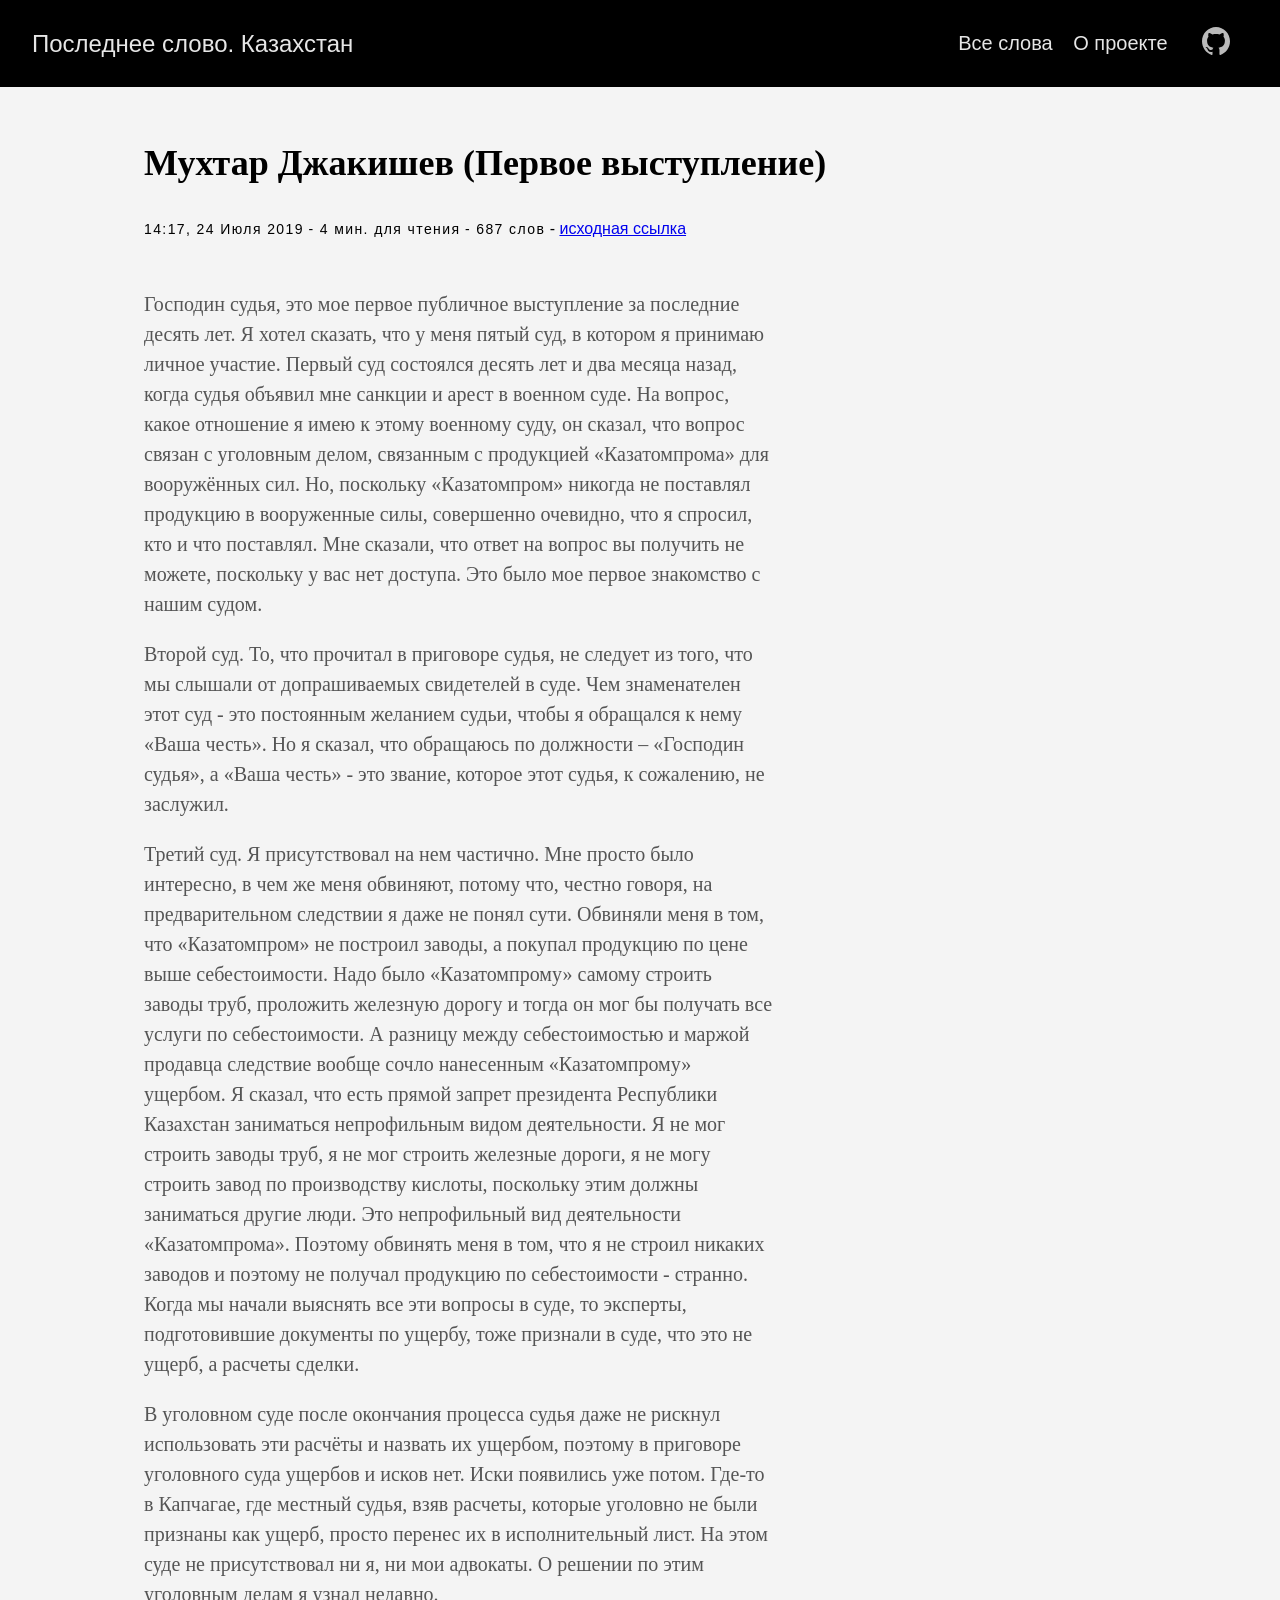
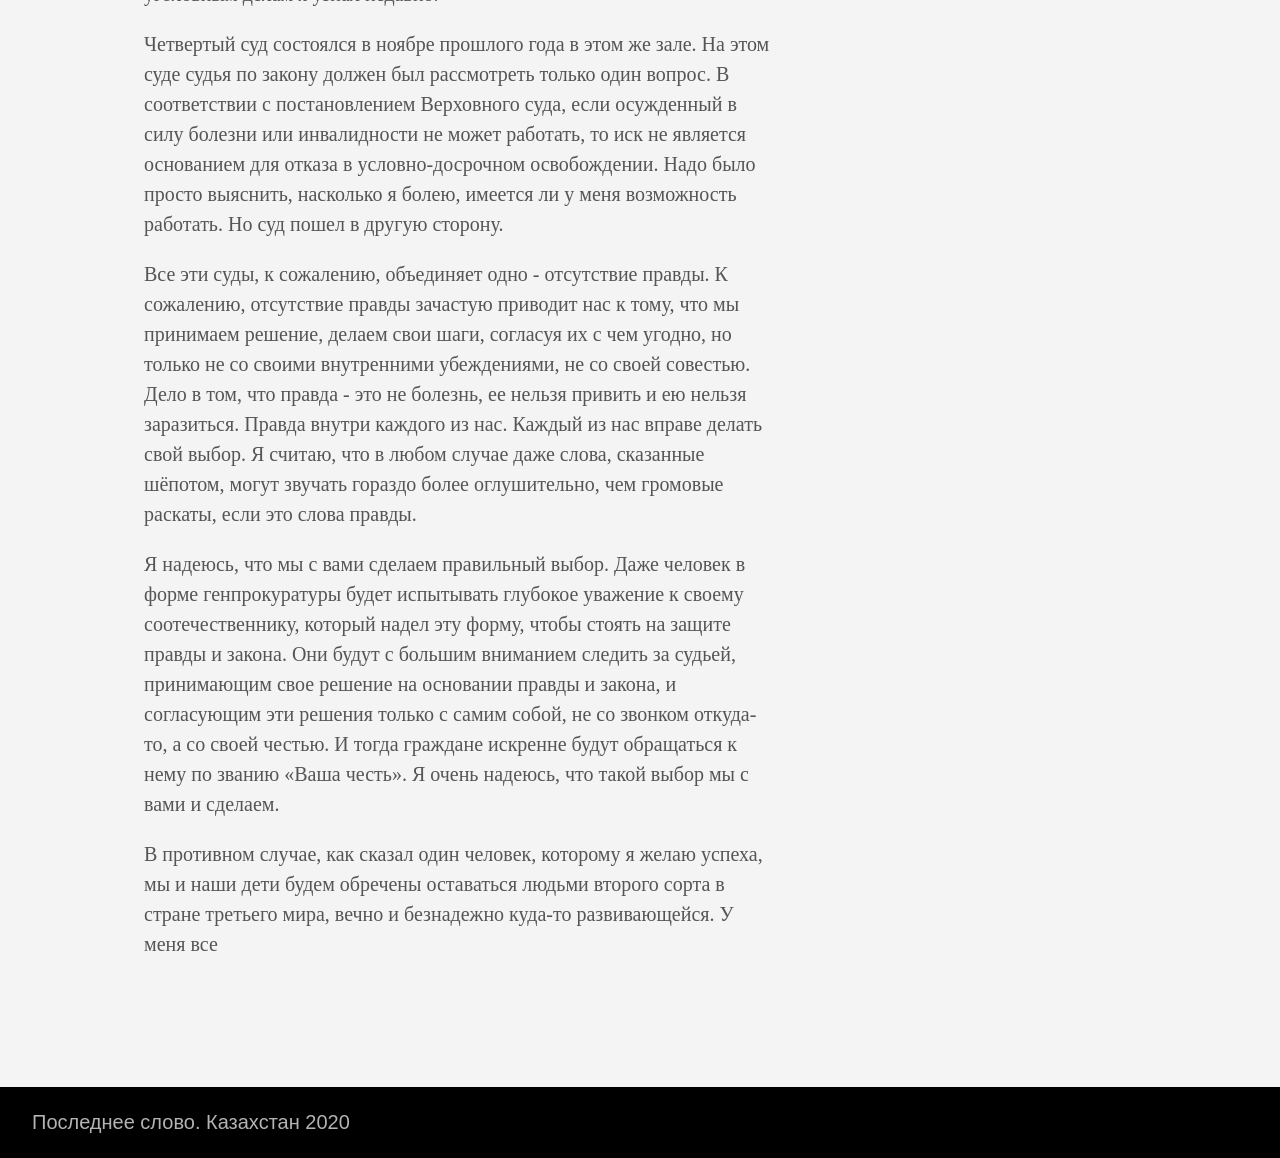
<file: posts/mukhtar-djakishev-24-07-2019/index.html>
<!DOCTYPE html>
<html lang="ru-ru">
  <head>
    <meta charset="utf-8">
    <meta http-equiv="X-UA-Compatible" content="IE=edge,chrome=1">
    
    <title>Последнее слово. Казахстан  | Мухтар Джакишев (Первое выступление)</title>
    <meta name="viewport" content="width=device-width,minimum-scale=1">
    <meta name="generator" content="Hugo 0.60.1" />
    
    
      <META NAME="ROBOTS" CONTENT="NOINDEX, NOFOLLOW">
    

    
    
      <link href="/dist/css/app.d98f2eb6bcd1eaedb7edf166bd16af26.css" rel="stylesheet">
    

    
      <link rel="stylesheet" href="/css/sticky-footer.css">
    

    
      
<link rel="shortcut icon" href="/favicon.ico" type="image/x-icon" />

    

    

    <meta property="og:title" content="Мухтар Джакишев (Первое выступление)" />
<meta property="og:description" content="Господин судья, это мое первое публичное выступление за последние десять лет. Я хотел сказать, что у меня пятый суд, в котором я принимаю личное участие. Первый суд состоялся десять лет и два месяца назад, когда судья объявил мне санкции и арест в военном суде. На вопрос, какое отношение я имею к этому военному суду, он сказал, что вопрос связан с уголовным делом, связанным с продукцией «Казатомпрома» для вооружённых сил. Но, поскольку «Казатомпром» никогда не поставлял продукцию в вооруженные силы, совершенно очевидно, что я спросил, кто и что поставлял." />
<meta property="og:type" content="article" />
<meta property="og:url" content="https://kazlastword.github.io/posts/mukhtar-djakishev-24-07-2019/" />
<meta property="article:published_time" content="2019-07-24T14:17:00+06:00" />
<meta property="article:modified_time" content="2019-07-24T14:17:00+06:00" />
<meta itemprop="name" content="Мухтар Джакишев (Первое выступление)">
<meta itemprop="description" content="Господин судья, это мое первое публичное выступление за последние десять лет. Я хотел сказать, что у меня пятый суд, в котором я принимаю личное участие. Первый суд состоялся десять лет и два месяца назад, когда судья объявил мне санкции и арест в военном суде. На вопрос, какое отношение я имею к этому военному суду, он сказал, что вопрос связан с уголовным делом, связанным с продукцией «Казатомпрома» для вооружённых сил. Но, поскольку «Казатомпром» никогда не поставлял продукцию в вооруженные силы, совершенно очевидно, что я спросил, кто и что поставлял.">
<meta itemprop="datePublished" content="2019-07-24T14:17:00&#43;06:00" />
<meta itemprop="dateModified" content="2019-07-24T14:17:00&#43;06:00" />
<meta itemprop="wordCount" content="687">



<meta itemprop="keywords" content="" /><meta name="twitter:card" content="summary"/>
<meta name="twitter:title" content="Мухтар Джакишев (Первое выступление)"/>
<meta name="twitter:description" content="Господин судья, это мое первое публичное выступление за последние десять лет. Я хотел сказать, что у меня пятый суд, в котором я принимаю личное участие. Первый суд состоялся десять лет и два месяца назад, когда судья объявил мне санкции и арест в военном суде. На вопрос, какое отношение я имею к этому военному суду, он сказал, что вопрос связан с уголовным делом, связанным с продукцией «Казатомпрома» для вооружённых сил. Но, поскольку «Казатомпром» никогда не поставлял продукцию в вооруженные силы, совершенно очевидно, что я спросил, кто и что поставлял."/>

  </head>

  <body class="site-body ma0 avenir bg-near-white">

    
   
  

  <header>
    <div class="bg-black">
      <nav class="pv3 ph3 ph4-ns" role="navigation">
  <div class="flex-l justify-between items-center center">
    <a href="https://kazlastword.github.io" class="f3 fw2 hover-white no-underline white-90 dib">
      Последнее слово. Казахстан
    </a>
    <div class="flex-l items-center">
      

      
        <ul class="pl0 mr3">
          
          <li class="list f5 f4-ns fw4 dib pr3">
            <a class="hover-white no-underline white-90" href="/posts/" title="Все слова page">
              Все слова
            </a>
          </li>
          
          <li class="list f5 f4-ns fw4 dib pr3">
            <a class="hover-white no-underline white-90" href="/about/" title="О проекте page">
              О проекте
            </a>
          </li>
          
        </ul>
      
      







<a href="https://github.com/kazlastword/kazlastword.github.io" target="_blank" class="link-transition github link dib z-999 pt3 pt0-l mr1" title="Github link" rel="noopener" aria-label="follow on Github——Opens in a new window">
  <svg  height="32px"  style="enable-background:new 0 0 512 512;" version="1.1" viewBox="0 0 512 512" width="32px" xml:space="preserve" xmlns="http://www.w3.org/2000/svg" xmlns:xlink="http://www.w3.org/1999/xlink" >
  <path d="M256,32C132.3,32,32,134.8,32,261.7c0,101.5,64.2,187.5,153.2,217.9c11.2,2.1,15.3-5,15.3-11.1   c0-5.5-0.2-19.9-0.3-39.1c-62.3,13.9-75.5-30.8-75.5-30.8c-10.2-26.5-24.9-33.6-24.9-33.6c-20.3-14.3,1.5-14,1.5-14   c22.5,1.6,34.3,23.7,34.3,23.7c20,35.1,52.4,25,65.2,19.1c2-14.8,7.8-25,14.2-30.7c-49.7-5.8-102-25.5-102-113.5   c0-25.1,8.7-45.6,23-61.6c-2.3-5.8-10-29.2,2.2-60.8c0,0,18.8-6.2,61.6,23.5c17.9-5.1,37-7.6,56.1-7.7c19,0.1,38.2,2.6,56.1,7.7   c42.8-29.7,61.5-23.5,61.5-23.5c12.2,31.6,4.5,55,2.2,60.8c14.3,16.1,23,36.6,23,61.6c0,88.2-52.4,107.6-102.3,113.3   c8,7.1,15.2,21.1,15.2,42.5c0,30.7-0.3,55.5-0.3,63c0,6.1,4,13.3,15.4,11C415.9,449.1,480,363.1,480,261.7   C480,134.8,379.7,32,256,32z"/>
</svg>

<span class="new-window"><svg  height="8px"  style="enable-background:new 0 0 1000 1000;" version="1.1" viewBox="0 0 1000 1000" width="8px" xml:space="preserve" xmlns="http://www.w3.org/2000/svg" xmlns:xlink="http://www.w3.org/1999/xlink" >
<path d="M598 128h298v298h-86v-152l-418 418-60-60 418-418h-152v-86zM810 810v-298h86v298c0 46-40 86-86 86h-596c-48 0-86-40-86-86v-596c0-46 38-86 86-86h298v86h-298v596h596z" style="fill-rule:evenodd;clip-rule:evenodd;fill:;"/>
</svg>
</span></a>






    </div>
  </div>
</nav>

    </div>
  </header>



    <main class="site-content" role="main">
      
  
  <article class="flex-l flex-wrap justify-between mw8 center ph3">

    <header class="mt4 w-100">
      <h1 class="f2 athelas mb1">Мухтар Джакишев (Первое выступление)</h1>
      
      <time class="f6 mv4 dib tracked" datetime="2019-07-24T14:17:00&#43;06:00">
        14:17, 24 Июля 2019
      </time>

      
        <span class="f6 mv4 dib tracked"> - 4 мин. для чтения</span>
        <span class="f6 mv4 dib tracked"> - 687 слов </span>
       -
      
        <a href="https://vlast.kz/obsshestvo/34479-muhtar-dzakisev-pravda-eto-ne-bolezn-ee-nelza-privit-i-ej-nelza-zarazitsa-pravda-vnutri-kazdogo-iz-nas.html" > исходная ссылка </a>
      
    </header>

    <section class="nested-copy-line-height lh-copy serif f4 nested-links nested-img mid-gray pr4-l w-two-thirds-l"><p>Господин судья, это мое первое публичное выступление за последние десять лет. Я хотел сказать, что у меня пятый суд, в котором я принимаю личное участие. Первый суд состоялся десять лет и два месяца назад, когда судья объявил мне санкции и арест в военном суде. На вопрос, какое отношение я имею к этому военному суду, он сказал, что вопрос связан с уголовным делом, связанным с продукцией «Казатомпрома» для вооружённых сил. Но, поскольку «Казатомпром» никогда не поставлял продукцию в вооруженные силы, совершенно очевидно, что я спросил, кто и что поставлял. Мне сказали, что ответ на вопрос вы получить не можете, поскольку у вас нет доступа. Это было мое первое знакомство с нашим судом.</p>
<p>Второй суд. То, что прочитал в приговоре судья, не следует из того, что мы слышали от допрашиваемых свидетелей в суде. Чем знаменателен этот суд - это постоянным желанием судьи, чтобы я обращался к нему «Ваша честь». Но я сказал, что обращаюсь по должности – «Господин судья», а «Ваша честь» - это звание, которое этот судья, к сожалению, не заслужил.</p>
<p>Третий суд. Я присутствовал на нем частично. Мне просто было интересно, в чем же меня обвиняют, потому что, честно говоря, на предварительном следствии я даже не понял сути. Обвиняли меня в том, что «Казатомпром» не построил заводы, а покупал продукцию по цене выше себестоимости. Надо было «Казатомпрому» самому строить заводы труб, проложить железную дорогу и тогда он мог бы получать все услуги по себестоимости. А разницу между себестоимостью и маржой продавца следствие вообще сочло нанесенным «Казатомпрому» ущербом. Я сказал, что есть прямой запрет президента Республики Казахстан заниматься непрофильным видом деятельности. Я не мог строить заводы труб, я не мог строить железные дороги, я не могу строить завод по производству кислоты, поскольку этим должны заниматься другие люди. Это непрофильный вид деятельности «Казатомпрома». Поэтому обвинять меня в том, что я не строил никаких заводов и поэтому не получал продукцию по себестоимости - странно. Когда мы начали выяснять все эти вопросы в суде, то эксперты, подготовившие документы по ущербу, тоже признали в суде, что это не ущерб, а расчеты сделки.</p>
<p>В уголовном суде после окончания процесса судья даже не рискнул использовать эти расчёты и назвать их ущербом, поэтому в приговоре уголовного суда ущербов и исков нет. Иски появились уже потом. Где-то в Капчагае, где местный судья, взяв расчеты, которые уголовно не были признаны как ущерб, просто перенес их в исполнительный лист. На этом суде не присутствовал ни я, ни мои адвокаты. О решении по этим уголовным делам я узнал недавно.</p>
<p>Четвертый суд состоялся в ноябре прошлого года в этом же зале. На этом суде судья по закону должен был рассмотреть только один вопрос. В соответствии с постановлением Верховного суда, если осужденный в силу болезни или инвалидности не может работать, то иск не является основанием для отказа в условно-досрочном освобождении. Надо было просто выяснить, насколько я болею, имеется ли у меня возможность работать. Но суд пошел в другую сторону.</p>
<p>Все эти суды, к сожалению, объединяет одно - отсутствие правды. К сожалению, отсутствие правды зачастую приводит нас к тому, что мы принимаем решение, делаем свои шаги, согласуя их с чем угодно, но только не со своими внутренними убеждениями, не со своей совестью. Дело в том, что правда - это не болезнь, ее нельзя привить и ею нельзя заразиться. Правда внутри каждого из нас. Каждый из нас вправе делать свой выбор. Я считаю, что в любом случае даже слова, сказанные шёпотом, могут звучать гораздо более оглушительно, чем громовые раскаты, если это слова правды.</p>
<p>Я надеюсь, что мы с вами сделаем правильный выбор. Даже человек в форме генпрокуратуры будет испытывать глубокое уважение к своему соотечественнику, который надел эту форму, чтобы стоять на защите правды и закона. Они будут с большим вниманием следить за судьей, принимающим свое решение на основании правды и закона, и согласующим эти решения только с самим собой, не со звонком откуда-то, а со своей честью. И тогда граждане искренне будут обращаться к нему по званию «Ваша честь». Я очень надеюсь, что такой выбор мы с вами и сделаем.</p>
<p>В противном случае, как сказал один человек, которому я желаю успеха, мы и наши дети будем обречены оставаться людьми второго сорта в стране третьего мира, вечно и безнадежно куда-то развивающейся. У меня все</p>
<ul class="pa0">
  
</ul>
<div class="mt6">
      
      
      </div>
    </section>

    <aside class="w-30-l mt6-l">




</aside>

  </article>

    </main>
    
<footer class="bg-black bottom-0 w-100 pa3 sticky-footer" role="contentinfo">
  <div class="flex justify-between">
  <a class="f4 fw4 hover-white no-underline white-70 dn dib-ns pv2 ph3" href="https://kazlastword.github.io" >
    Последнее слово. Казахстан 2020
  </a>
  </div>
</footer>

    

  <script src="/dist/js/app.3fc0f988d21662902933.js"></script>



  </body>
</html>
</file>
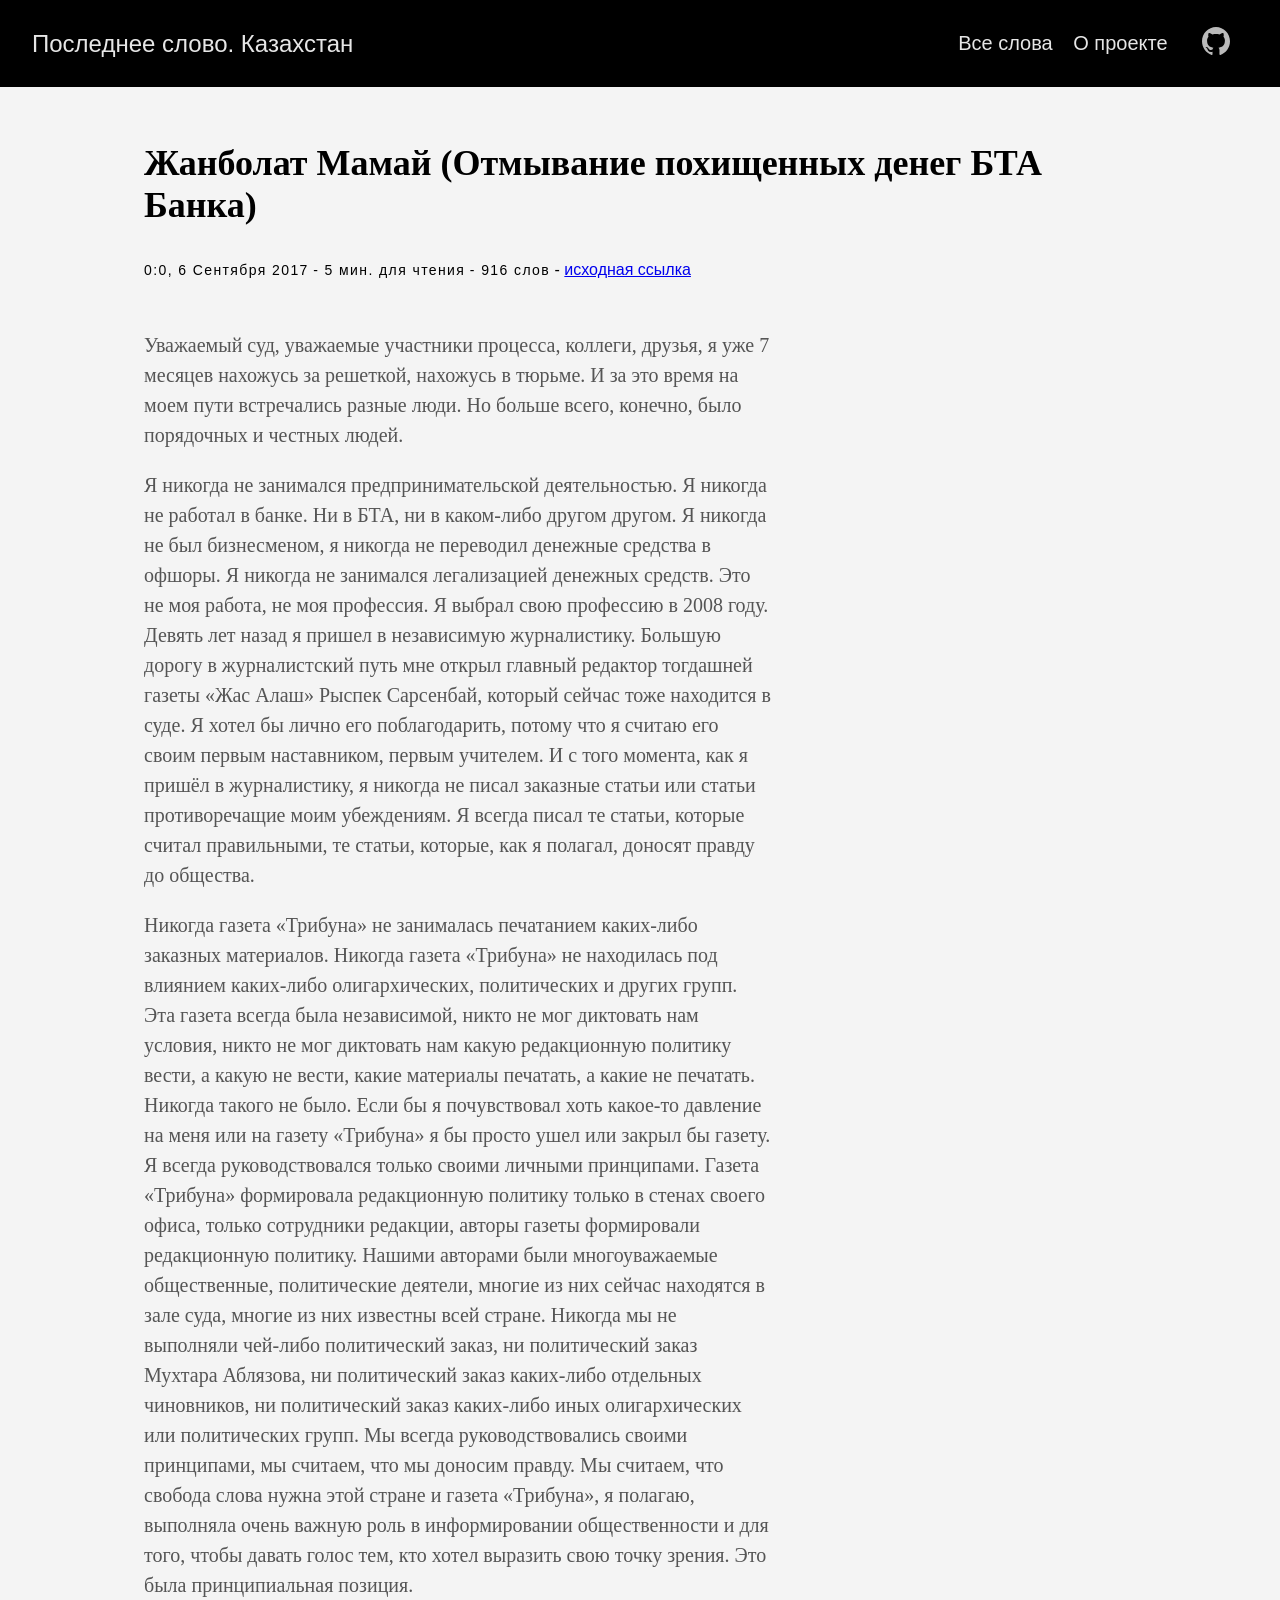
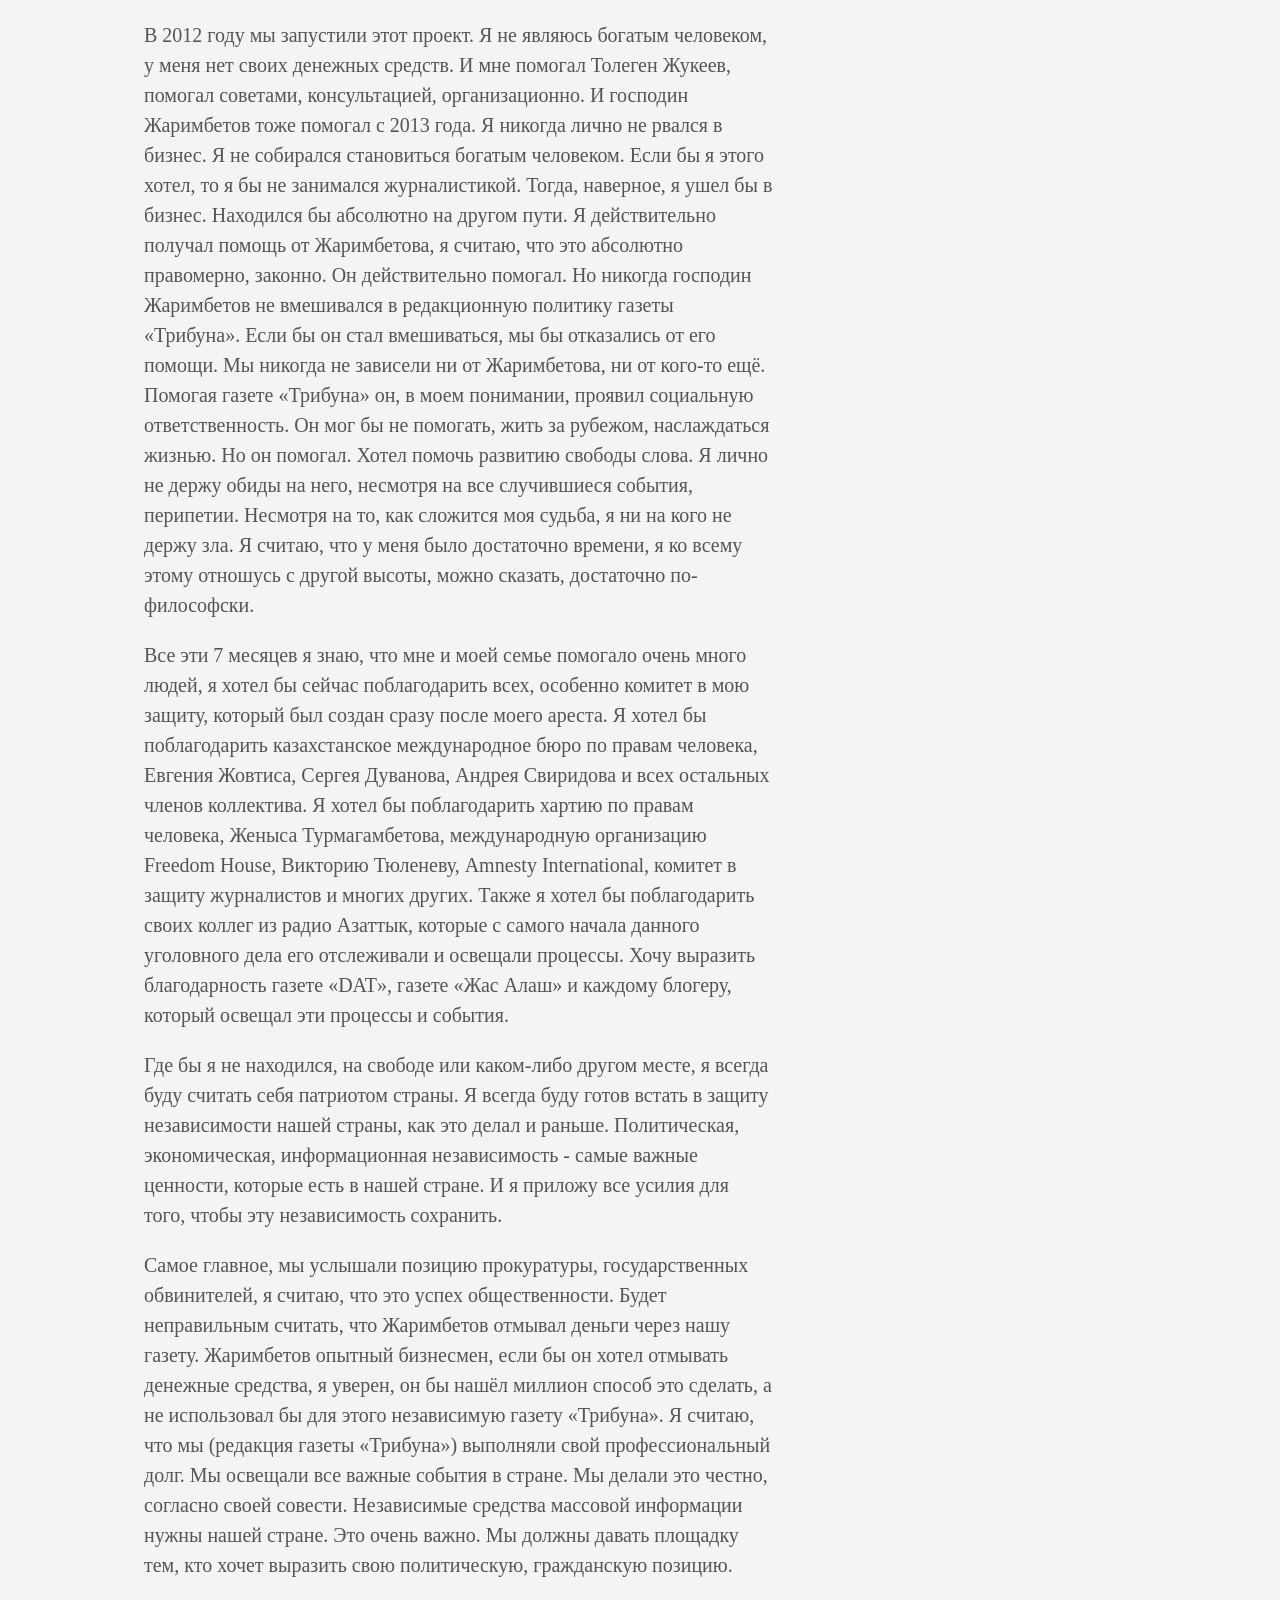
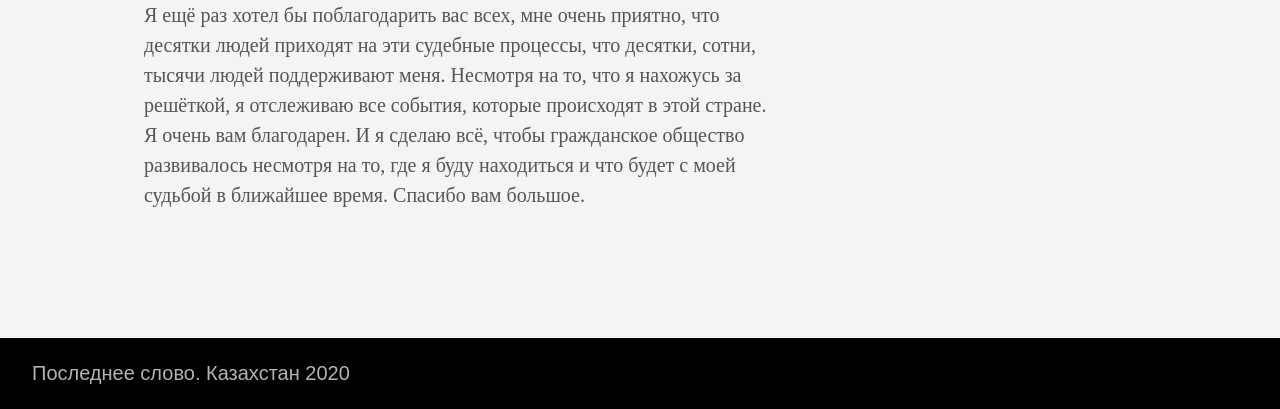
<file: posts/zhanbolat-mamay-06-09-2017/index.html>
<!DOCTYPE html>
<html lang="ru-ru">
  <head>
    <meta charset="utf-8">
    <meta http-equiv="X-UA-Compatible" content="IE=edge,chrome=1">
    
    <title>Последнее слово. Казахстан  | Жанболат Мамай (Отмывание похищенных денег БТА Банка)</title>
    <meta name="viewport" content="width=device-width,minimum-scale=1">
    <meta name="generator" content="Hugo 0.60.1" />
    
    
      <META NAME="ROBOTS" CONTENT="NOINDEX, NOFOLLOW">
    

    
    
      <link href="/dist/css/app.d98f2eb6bcd1eaedb7edf166bd16af26.css" rel="stylesheet">
    

    
      <link rel="stylesheet" href="/css/sticky-footer.css">
    

    
      
<link rel="shortcut icon" href="/favicon.ico" type="image/x-icon" />

    

    

    <meta property="og:title" content="Жанболат Мамай (Отмывание похищенных денег БТА Банка)" />
<meta property="og:description" content="Уважаемый суд, уважаемые участники процесса, коллеги, друзья, я уже 7 месяцев нахожусь за решеткой, нахожусь в тюрьме. И за это время на моем пути встречались разные люди. Но больше всего, конечно, было порядочных и честных людей.
Я никогда не занимался предпринимательской деятельностью. Я никогда не работал в банке. Ни в БТА, ни в каком-либо другом другом. Я никогда не был бизнесменом, я никогда не переводил денежные средства в офшоры. Я никогда не занимался легализацией денежных средств." />
<meta property="og:type" content="article" />
<meta property="og:url" content="https://kazlastword.github.io/posts/zhanbolat-mamay-06-09-2017/" />
<meta property="article:published_time" content="2017-09-06T00:00:00+06:00" />
<meta property="article:modified_time" content="2017-09-06T00:00:00+06:00" />
<meta itemprop="name" content="Жанболат Мамай (Отмывание похищенных денег БТА Банка)">
<meta itemprop="description" content="Уважаемый суд, уважаемые участники процесса, коллеги, друзья, я уже 7 месяцев нахожусь за решеткой, нахожусь в тюрьме. И за это время на моем пути встречались разные люди. Но больше всего, конечно, было порядочных и честных людей.
Я никогда не занимался предпринимательской деятельностью. Я никогда не работал в банке. Ни в БТА, ни в каком-либо другом другом. Я никогда не был бизнесменом, я никогда не переводил денежные средства в офшоры. Я никогда не занимался легализацией денежных средств.">
<meta itemprop="datePublished" content="2017-09-06T00:00:00&#43;06:00" />
<meta itemprop="dateModified" content="2017-09-06T00:00:00&#43;06:00" />
<meta itemprop="wordCount" content="916">



<meta itemprop="keywords" content="" /><meta name="twitter:card" content="summary"/>
<meta name="twitter:title" content="Жанболат Мамай (Отмывание похищенных денег БТА Банка)"/>
<meta name="twitter:description" content="Уважаемый суд, уважаемые участники процесса, коллеги, друзья, я уже 7 месяцев нахожусь за решеткой, нахожусь в тюрьме. И за это время на моем пути встречались разные люди. Но больше всего, конечно, было порядочных и честных людей.
Я никогда не занимался предпринимательской деятельностью. Я никогда не работал в банке. Ни в БТА, ни в каком-либо другом другом. Я никогда не был бизнесменом, я никогда не переводил денежные средства в офшоры. Я никогда не занимался легализацией денежных средств."/>

  </head>

  <body class="site-body ma0 avenir bg-near-white">

    
   
  

  <header>
    <div class="bg-black">
      <nav class="pv3 ph3 ph4-ns" role="navigation">
  <div class="flex-l justify-between items-center center">
    <a href="https://kazlastword.github.io" class="f3 fw2 hover-white no-underline white-90 dib">
      Последнее слово. Казахстан
    </a>
    <div class="flex-l items-center">
      

      
        <ul class="pl0 mr3">
          
          <li class="list f5 f4-ns fw4 dib pr3">
            <a class="hover-white no-underline white-90" href="/posts/" title="Все слова page">
              Все слова
            </a>
          </li>
          
          <li class="list f5 f4-ns fw4 dib pr3">
            <a class="hover-white no-underline white-90" href="/about/" title="О проекте page">
              О проекте
            </a>
          </li>
          
        </ul>
      
      







<a href="https://github.com/kazlastword/kazlastword.github.io" target="_blank" class="link-transition github link dib z-999 pt3 pt0-l mr1" title="Github link" rel="noopener" aria-label="follow on Github——Opens in a new window">
  <svg  height="32px"  style="enable-background:new 0 0 512 512;" version="1.1" viewBox="0 0 512 512" width="32px" xml:space="preserve" xmlns="http://www.w3.org/2000/svg" xmlns:xlink="http://www.w3.org/1999/xlink" >
  <path d="M256,32C132.3,32,32,134.8,32,261.7c0,101.5,64.2,187.5,153.2,217.9c11.2,2.1,15.3-5,15.3-11.1   c0-5.5-0.2-19.9-0.3-39.1c-62.3,13.9-75.5-30.8-75.5-30.8c-10.2-26.5-24.9-33.6-24.9-33.6c-20.3-14.3,1.5-14,1.5-14   c22.5,1.6,34.3,23.7,34.3,23.7c20,35.1,52.4,25,65.2,19.1c2-14.8,7.8-25,14.2-30.7c-49.7-5.8-102-25.5-102-113.5   c0-25.1,8.7-45.6,23-61.6c-2.3-5.8-10-29.2,2.2-60.8c0,0,18.8-6.2,61.6,23.5c17.9-5.1,37-7.6,56.1-7.7c19,0.1,38.2,2.6,56.1,7.7   c42.8-29.7,61.5-23.5,61.5-23.5c12.2,31.6,4.5,55,2.2,60.8c14.3,16.1,23,36.6,23,61.6c0,88.2-52.4,107.6-102.3,113.3   c8,7.1,15.2,21.1,15.2,42.5c0,30.7-0.3,55.5-0.3,63c0,6.1,4,13.3,15.4,11C415.9,449.1,480,363.1,480,261.7   C480,134.8,379.7,32,256,32z"/>
</svg>

<span class="new-window"><svg  height="8px"  style="enable-background:new 0 0 1000 1000;" version="1.1" viewBox="0 0 1000 1000" width="8px" xml:space="preserve" xmlns="http://www.w3.org/2000/svg" xmlns:xlink="http://www.w3.org/1999/xlink" >
<path d="M598 128h298v298h-86v-152l-418 418-60-60 418-418h-152v-86zM810 810v-298h86v298c0 46-40 86-86 86h-596c-48 0-86-40-86-86v-596c0-46 38-86 86-86h298v86h-298v596h596z" style="fill-rule:evenodd;clip-rule:evenodd;fill:;"/>
</svg>
</span></a>






    </div>
  </div>
</nav>

    </div>
  </header>



    <main class="site-content" role="main">
      
  
  <article class="flex-l flex-wrap justify-between mw8 center ph3">

    <header class="mt4 w-100">
      <h1 class="f2 athelas mb1">Жанболат Мамай (Отмывание похищенных денег БТА Банка)</h1>
      
      <time class="f6 mv4 dib tracked" datetime="2017-09-06T00:00:00&#43;06:00">
        0:0, 6 Сентября 2017
      </time>

      
        <span class="f6 mv4 dib tracked"> - 5 мин. для чтения</span>
        <span class="f6 mv4 dib tracked"> - 916 слов </span>
       -
      
        <a href="https://youtu.be/cp742KlwdGU" > исходная ссылка </a>
      
    </header>

    <section class="nested-copy-line-height lh-copy serif f4 nested-links nested-img mid-gray pr4-l w-two-thirds-l"><p>Уважаемый суд, уважаемые участники процесса, коллеги, друзья, я уже 7 месяцев нахожусь за решеткой, нахожусь в тюрьме. И за это время на моем пути встречались разные люди. Но больше всего, конечно, было порядочных и честных людей.</p>
<p>Я никогда не занимался предпринимательской деятельностью. Я никогда не работал в банке. Ни в БТА, ни в каком-либо другом другом. Я никогда не был бизнесменом, я никогда не переводил денежные средства в офшоры. Я никогда не занимался легализацией денежных средств. Это не моя работа, не моя профессия.
Я выбрал свою профессию в 2008 году. Девять лет назад я пришел в независимую журналистику. Большую дорогу в журналистский путь мне открыл главный редактор тогдашней газеты «Жас Алаш» Рыспек Сарсенбай, который сейчас тоже находится в суде. Я хотел бы лично его поблагодарить, потому что я считаю его своим первым наставником, первым учителем. И с того момента, как я пришёл в журналистику, я никогда не писал заказные статьи или статьи противоречащие моим убеждениям. Я всегда писал те статьи, которые считал правильными, те статьи, которые, как я полагал, доносят правду до общества.</p>
<p>Никогда газета «Трибуна» не занималась печатанием каких-либо заказных материалов. Никогда газета «Трибуна» не находилась под влиянием каких-либо олигархических, политических и других групп. Эта газета всегда была независимой, никто не мог диктовать нам условия, никто не мог диктовать нам какую редакционную политику вести, а какую не вести, какие материалы печатать, а какие не печатать. Никогда такого не было. Если бы я почувствовал хоть какое-то давление на меня или на газету «Трибуна» я бы просто ушел или закрыл бы газету. Я всегда руководствовался только своими личными принципами. Газета «Трибуна» формировала редакционную политику только в стенах своего офиса, только сотрудники редакции, авторы газеты формировали редакционную политику. Нашими авторами были многоуважаемые общественные, политические деятели, многие из них сейчас находятся в зале суда, многие из них известны всей стране. Никогда мы не выполняли чей-либо политический заказ, ни политический заказ Мухтара Аблязова, ни политический заказ каких-либо отдельных чиновников, ни политический заказ каких-либо иных олигархических или политических групп. Мы всегда руководствовались своими принципами, мы считаем, что мы доносим правду. Мы считаем, что свобода слова нужна этой стране и газета «Трибуна», я полагаю, выполняла очень важную роль в информировании общественности и для того, чтобы давать голос тем, кто хотел выразить свою точку зрения. Это была принципиальная позиция.</p>
<p>В 2012 году мы запустили этот проект. Я не являюсь богатым человеком, у меня нет своих денежных средств. И мне помогал Толеген Жукеев, помогал советами, консультацией, организационно. И господин Жаримбетов тоже помогал с 2013 года. Я никогда лично не рвался в бизнес. Я не собирался становиться богатым человеком. Если бы я этого хотел, то я бы не занимался журналистикой. Тогда, наверное, я ушел бы в бизнес. Находился бы абсолютно на другом пути. Я действительно получал помощь от Жаримбетова, я считаю, что это абсолютно правомерно, законно. Он действительно помогал. Но никогда господин Жаримбетов не вмешивался в редакционную политику газеты «Трибуна». Если бы он стал вмешиваться, мы бы отказались от его помощи. Мы никогда не зависели ни от Жаримбетова, ни от кого-то ещё. Помогая газете «Трибуна» он, в моем понимании, проявил социальную ответственность. Он мог бы не помогать, жить за рубежом, наслаждаться жизнью. Но он помогал. Хотел помочь развитию свободы слова. Я лично не держу обиды на него, несмотря на все случившиеся события, перипетии. Несмотря на то, как сложится моя судьба, я ни на кого не держу зла. Я считаю, что у меня было достаточно времени, я ко всему этому отношусь с другой высоты, можно сказать, достаточно по-философски.</p>
<p>Все эти 7 месяцев я знаю, что мне и моей семье помогало очень много людей, я хотел бы сейчас поблагодарить всех, особенно комитет в мою защиту, который был создан сразу после моего ареста. Я хотел бы поблагодарить казахстанское международное бюро по правам человека, Евгения Жовтиса, Сергея Дуванова, Андрея Свиридова и всех остальных членов коллектива. Я хотел бы поблагодарить хартию по правам человека, Женыса Турмагамбетова, международную организацию Freedom House, Викторию Тюленеву, Amnesty International, комитет в защиту журналистов и многих других.
Также я хотел бы поблагодарить своих коллег из радио Азаттык, которые с самого начала данного уголовного дела его отслеживали и освещали процессы. Хочу выразить благодарность газете «DAT», газете «Жас Алаш» и каждому блогеру, который освещал эти процессы и события.</p>
<p>Где бы я не находился, на свободе или каком-либо другом месте, я всегда буду считать себя патриотом страны. Я всегда буду готов встать в защиту независимости нашей страны, как это делал и раньше. Политическая, экономическая, информационная независимость - самые важные ценности, которые есть в нашей стране. И я приложу все усилия для того, чтобы эту независимость сохранить.</p>
<p>Самое главное, мы услышали позицию прокуратуры, государственных обвинителей, я считаю, что это успех общественности. Будет неправильным считать, что Жаримбетов отмывал деньги через нашу газету. Жаримбетов опытный бизнесмен, если бы он хотел отмывать денежные средства, я уверен, он бы нашёл миллион способ это сделать, а не использовал бы для этого независимую газету «Трибуна». Я считаю, что мы (редакция газеты «Трибуна») выполняли свой профессиональный долг. Мы освещали все важные события в стране. Мы делали это честно, согласно своей совести. Независимые средства массовой информации нужны нашей стране. Это очень важно. Мы должны давать площадку тем, кто хочет выразить свою политическую, гражданскую позицию.</p>
<p>Я ещё раз хотел бы поблагодарить вас всех, мне очень приятно, что десятки людей приходят на эти судебные процессы, что десятки, сотни, тысячи людей поддерживают меня. Несмотря на то, что я нахожусь за решёткой, я отслеживаю все события, которые происходят в этой стране. Я очень вам благодарен. И я сделаю всё, чтобы гражданское общество развивалось несмотря на то, где я буду находиться и что будет с моей судьбой в ближайшее время. Спасибо вам большое.</p>
<ul class="pa0">
  
</ul>
<div class="mt6">
      
      
      </div>
    </section>

    <aside class="w-30-l mt6-l">




</aside>

  </article>

    </main>
    
<footer class="bg-black bottom-0 w-100 pa3 sticky-footer" role="contentinfo">
  <div class="flex justify-between">
  <a class="f4 fw4 hover-white no-underline white-70 dn dib-ns pv2 ph3" href="https://kazlastword.github.io" >
    Последнее слово. Казахстан 2020
  </a>
  </div>
</footer>

    

  <script src="/dist/js/app.3fc0f988d21662902933.js"></script>



  </body>
</html>
</file>
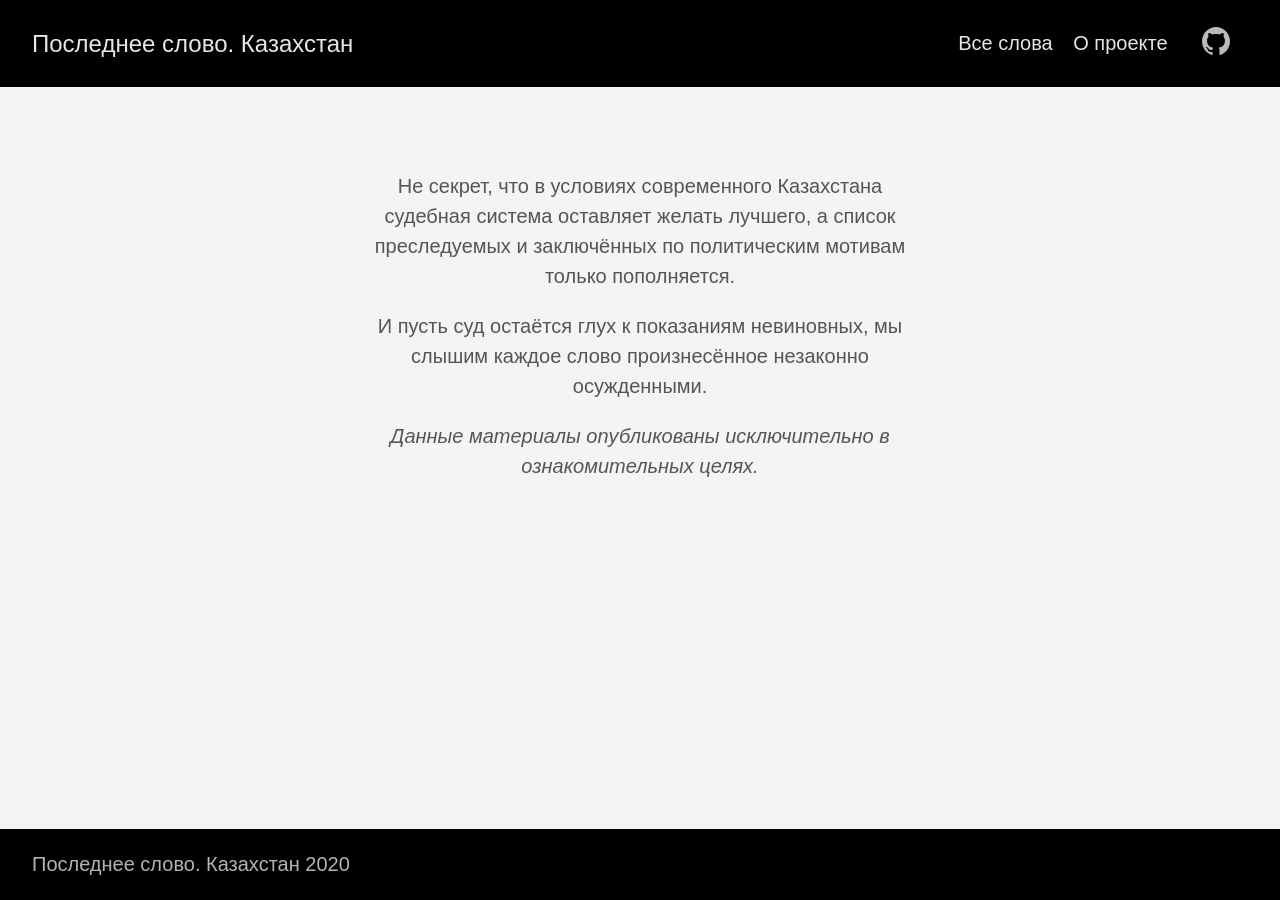
<file: about/page/1/index.html>
<!DOCTYPE html><html><head><title>https://kazlastword.github.io/about/</title><link rel="canonical" href="https://kazlastword.github.io/about/"/><meta name="robots" content="noindex"><meta charset="utf-8" /><meta http-equiv="refresh" content="0; url=https://kazlastword.github.io/about/" /></head></html>
</file>
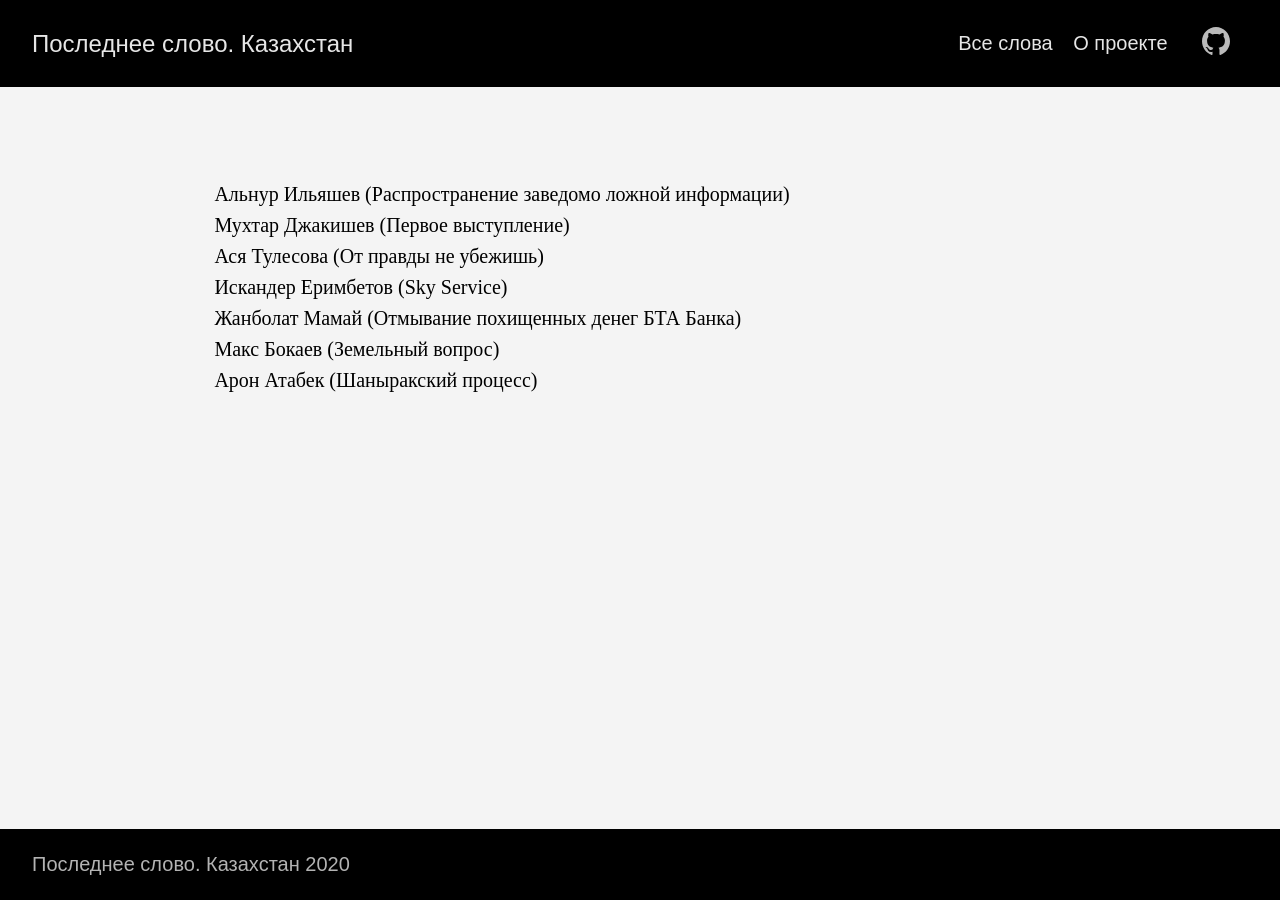
<file: posts/page/1/index.html>
<!DOCTYPE html><html><head><title>https://kazlastword.github.io/posts/</title><link rel="canonical" href="https://kazlastword.github.io/posts/"/><meta name="robots" content="noindex"><meta charset="utf-8" /><meta http-equiv="refresh" content="0; url=https://kazlastword.github.io/posts/" /></head></html>
</file>
<file: css/sticky-footer.css>
.site-body {
    display: flex;
    min-height: 100vh;
    flex-direction: column;
}

.site-content {
    flex: 1;
}
</file>
